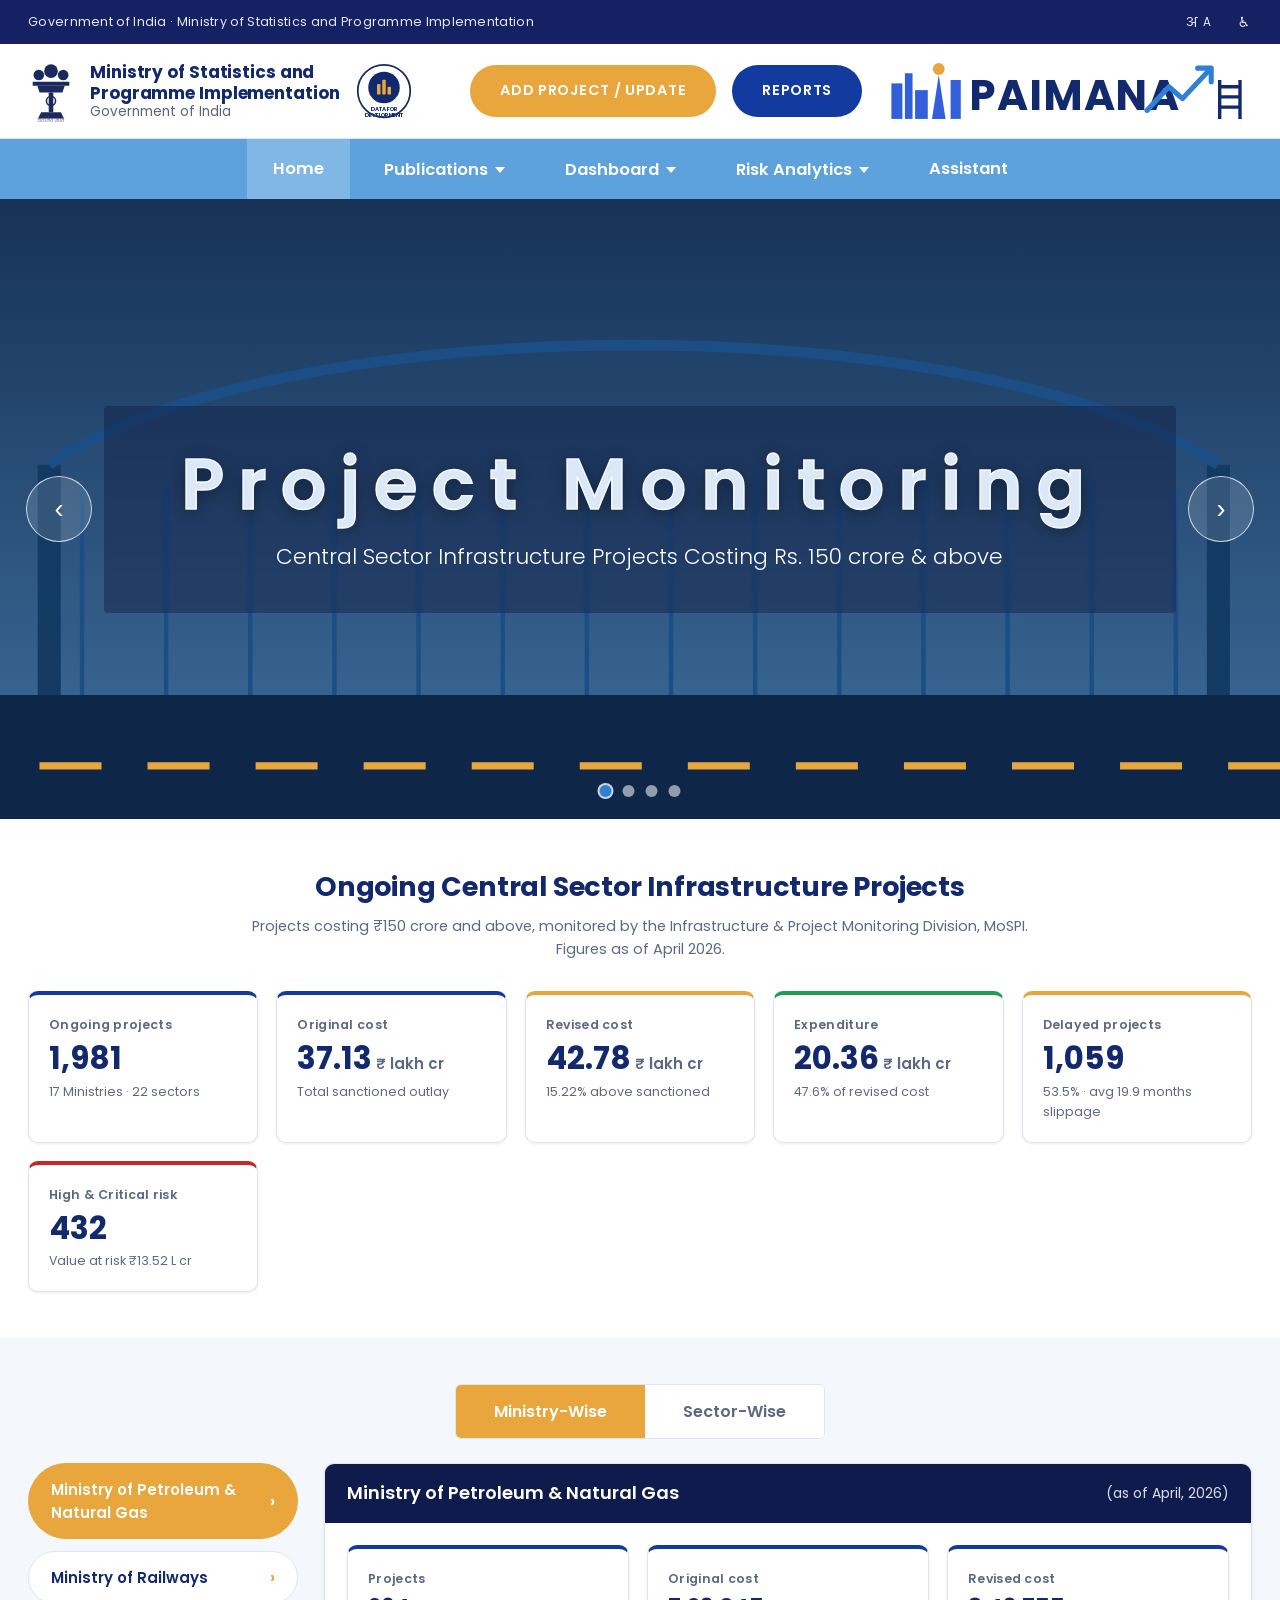
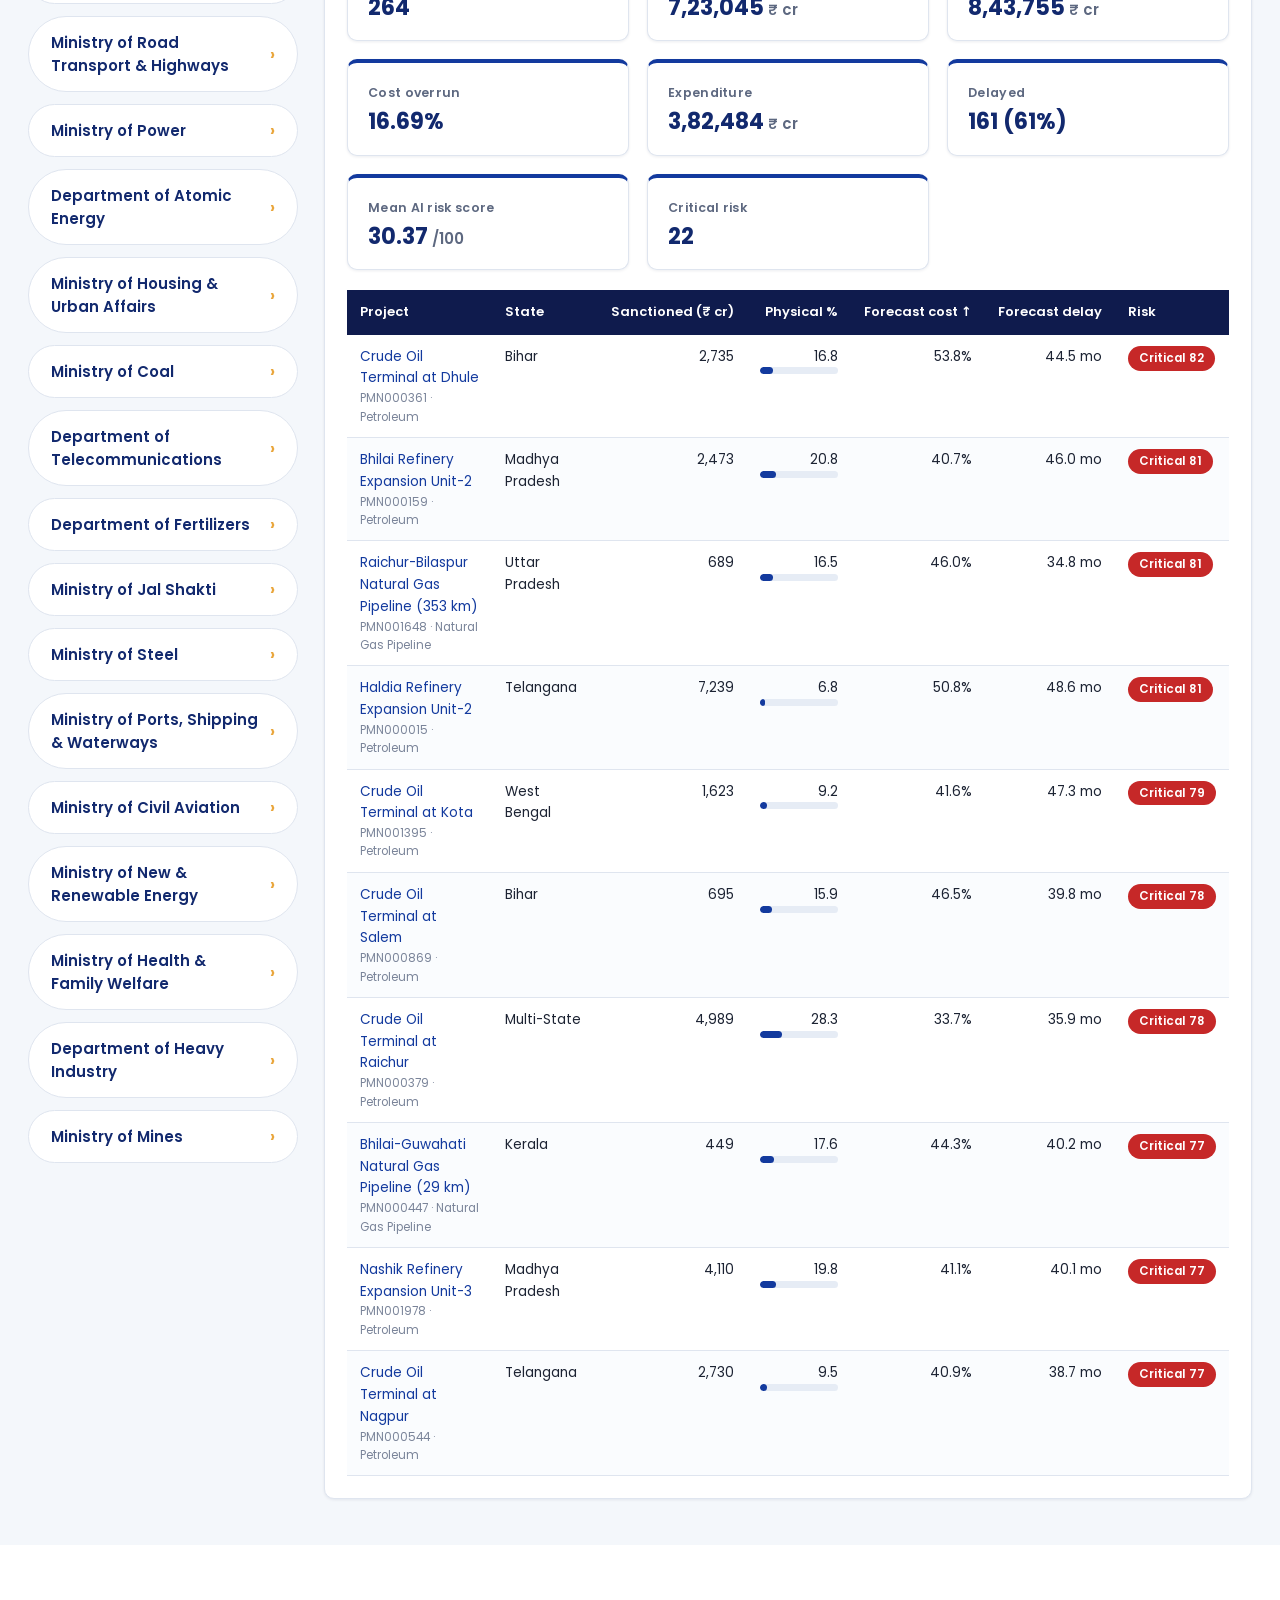
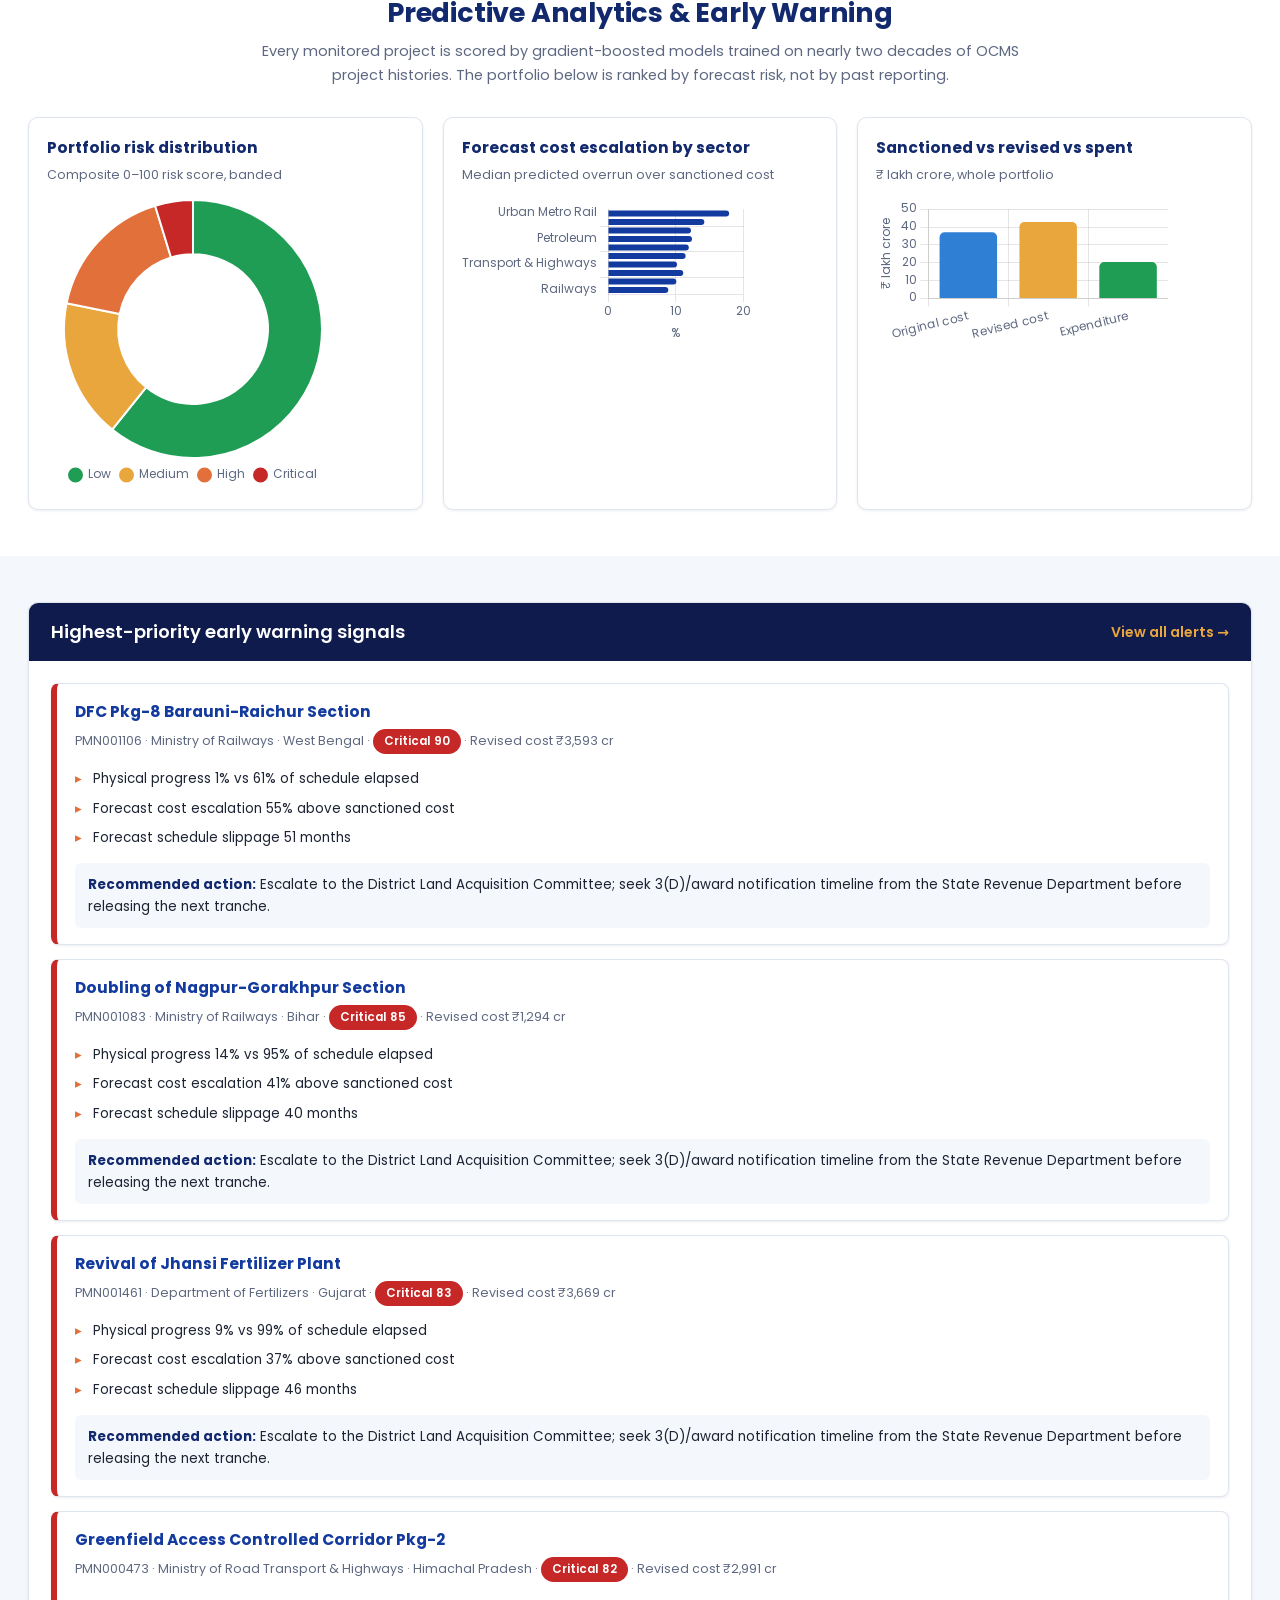
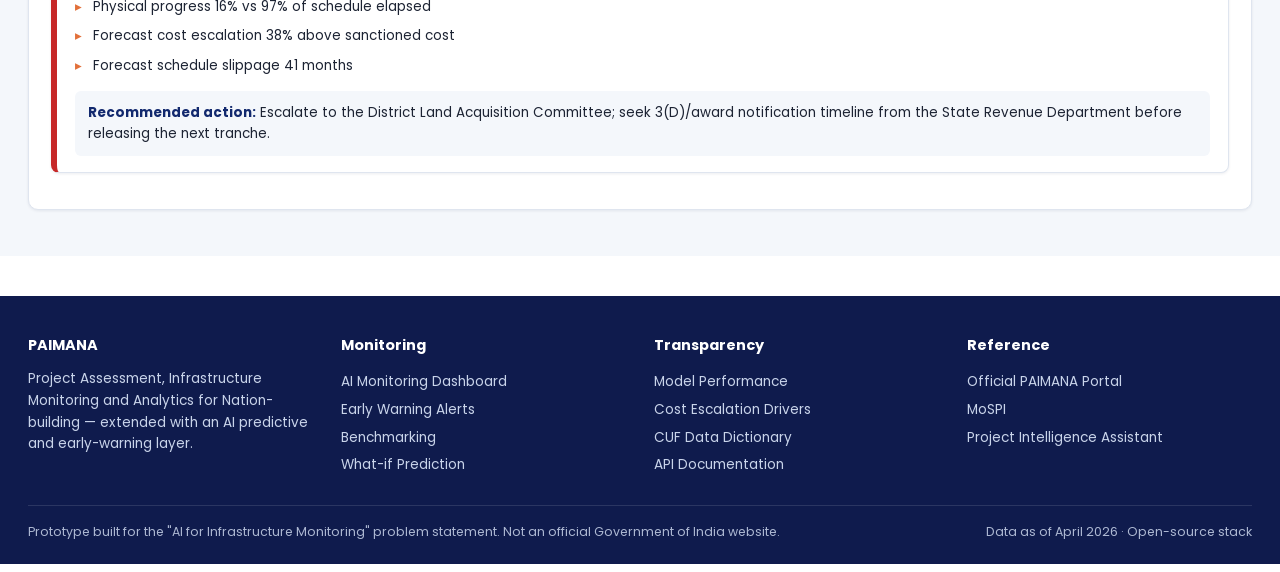
<file: paimana-ai/frontend/index.html>
<!DOCTYPE html>
<html lang="en">
<head>
<meta charset="utf-8">
<meta name="viewport" content="width=device-width,initial-scale=1">
<title>PAIMANA – Infrastructure &amp; Project Monitoring | MoSPI, Government of India</title>
<meta name="description" content="AI-powered predictive analytics and early warning system for Central Sector infrastructure projects monitored on PAIMANA.">
<link rel="preconnect" href="https://fonts.googleapis.com"><link rel="preconnect" href="https://fonts.gstatic.com" crossorigin>
<link href="https://fonts.googleapis.com/css2?family=Poppins:wght@300;400;500;600;700&display=swap" rel="stylesheet">
<link rel="stylesheet" href="css/paimana.css">
</head>
<body>
<div class="hero" id="hero"></div>

<!-- ============ KPI strip ============ -->
<section class="section">
  <div class="wrap">
    <h2 class="section-title">Ongoing Central Sector Infrastructure Projects</h2>
    <p class="section-sub">Projects costing ₹150 crore and above, monitored by the Infrastructure &amp; Project Monitoring Division, MoSPI. Figures as of April 2026.</p>
    <div class="kpi-grid" id="kpis"></div>
  </div>
</section>

<!-- ============ Ministry / Sector tabs ============ -->
<section class="section soft">
  <div class="wrap">
    <div style="display:flex;justify-content:center;margin-bottom:24px"><div class="tabs" id="tabs">
      <button class="on" data-by="ministry">Ministry-Wise</button>
      <button data-by="sector">Sector-Wise</button>
    </div></div>

    <div style="display:grid;grid-template-columns:270px 1fr;gap:26px;align-items:start" id="split">
      <div class="rail" id="rail"></div>
      <div class="panel">
        <div class="panel-head"><span id="panelTitle">—</span><span class="asof">(as of April, 2026)</span></div>
        <div class="panel-body">
          <div class="kpi-grid" id="entityKpis" style="margin-bottom:20px"></div>
          <div class="tbl-scroll"><table class="data" id="entityTable"></table></div>
        </div>
      </div>
    </div>
  </div>
</section>

<!-- ============ AI layer ============ -->
<section class="section">
  <div class="wrap">
    <h2 class="section-title">Predictive Analytics &amp; Early Warning</h2>
    <p class="section-sub">Every monitored project is scored by gradient-boosted models trained on nearly two decades of OCMS project histories. The portfolio below is ranked by forecast risk, not by past reporting.</p>
    <div class="chart-grid">
      <div class="chart-box"><h3>Portfolio risk distribution</h3><p class="hint">Composite 0–100 risk score, banded</p><canvas id="cRisk"></canvas></div>
      <div class="chart-box"><h3>Forecast cost escalation by sector</h3><p class="hint">Median predicted overrun over sanctioned cost</p><canvas id="cSector"></canvas></div>
      <div class="chart-box"><h3>Sanctioned vs revised vs spent</h3><p class="hint">₹ lakh crore, whole portfolio</p><canvas id="cMoney"></canvas></div>
    </div>
  </div>
</section>

<!-- ============ Top alerts ============ -->
<section class="section soft">
  <div class="wrap">
    <div class="panel">
      <div class="panel-head"><span>Highest-priority early warning signals</span>
        <a href="early-warning.html" style="color:#e9a63c;font-size:14px;font-weight:600">View all alerts →</a></div>
      <div class="panel-body" id="topAlerts"><span class="spinner"></span></div>
    </div>
  </div>
</section>

<script src="vendor/chart.umd.js"></script>
<script src="js/common.js?v=20260924-8"></script>
<script>
chrome('Home');
hero(document.getElementById('hero'));
chartDefaults();

let BY = 'ministry', ROWS = [], KPI = null;

(async function init(){
  KPI = await api('/api/kpis');
  renderKpis(KPI);
  await loadBreakdown('ministry');
  drawCharts();
  loadAlerts();
})();

function renderKpis(k){
  const cards = [
    ['Ongoing projects', fmt.n(k.total_projects), '', `${k.ministries} Ministries · ${k.sectors} sectors`, ''],
    ['Original cost', k.original_cost_lakh_cr, '₹ lakh cr', 'Total sanctioned outlay', ''],
    ['Revised cost', k.revised_cost_lakh_cr, '₹ lakh cr', `${k.aggregate_cost_overrun_pct}% above sanctioned`, 'amber'],
    ['Expenditure', k.expenditure_lakh_cr, '₹ lakh cr', `${k.expenditure_ratio_pct}% of revised cost`, 'green'],
    ['Delayed projects', fmt.n(k.delayed_projects), '', `${k.delayed_pct}% · avg ${k.avg_time_overrun_months} months slippage`, 'amber'],
    ['High &amp; Critical risk', fmt.n((k.risk_bands.High||0)+(k.risk_bands.Critical||0)), '', `Value at risk ${fmt.lakh(k.value_at_risk_lakh_cr)}`, 'red'],
  ];
  document.getElementById('kpis').innerHTML = cards.map(([l,v,u,n,c])=>`
    <div class="kpi ${c}"><div class="k-label">${l}</div>
      <div class="k-value">${v}<span class="k-unit">${u}</span></div>
      <div class="k-note">${n}</div></div>`).join('');
}

document.getElementById('tabs').addEventListener('click', e=>{
  const b = e.target.closest('button'); if(!b) return;
  document.querySelectorAll('#tabs button').forEach(x=>x.classList.toggle('on', x===b));
  loadBreakdown(b.dataset.by);
});

async function loadBreakdown(by){
  BY = by;
  ROWS = await api('/api/breakdown?by='+by);
  document.getElementById('rail').innerHTML = ROWS.map((r,i)=>
    `<button class="${i===0?'on':''}" data-k="${esc(r[by])}">${esc(r[by])}<span class="chev">›</span></button>`).join('');
  document.querySelectorAll('#rail button').forEach(b=> b.onclick = ()=>{
    document.querySelectorAll('#rail button').forEach(x=>x.classList.toggle('on', x===b));
    showEntity(b.dataset.k);
  });
  showEntity(ROWS[0][by]);
}

async function showEntity(key){
  const r = ROWS.find(x=>x[BY]===key); if(!r) return;
  document.getElementById('panelTitle').textContent = key;
  document.getElementById('entityKpis').innerHTML = [
    ['Projects', fmt.n(r.projects), ''],
    ['Original cost', fmt.n(r.original_cost_cr), '₹ cr'],
    ['Revised cost', fmt.n(r.revised_cost_cr), '₹ cr'],
    ['Cost overrun', r.cost_overrun_pct+'%', ''],
    ['Expenditure', fmt.n(r.expenditure_cr), '₹ cr'],
    ['Delayed', r.delayed+' ('+r.delayed_pct+'%)', ''],
    ['Mean AI risk score', r.avg_risk_score, '/100'],
    ['Critical risk', fmt.n(r.critical), ''],
  ].map(([l,v,u])=>`<div class="kpi"><div class="k-label">${l}</div>
      <div class="k-value" style="font-size:22px">${v}<span class="k-unit">${u}</span></div></div>`).join('');

  const d = await api(`/api/projects?${BY}=${encodeURIComponent(key)}&size=10&sort=risk_score`);
  document.getElementById('entityTable').innerHTML = `
    <thead><tr><th>Project</th><th>State</th><th class="num">Sanctioned (₹ cr)</th>
      <th class="num">Physical %</th><th class="num">Forecast cost ↑</th><th class="num">Forecast delay</th>
      <th>Risk</th></tr></thead>
    <tbody>${d.rows.map(p=>`<tr>
      <td><a href="project.html?id=${p.project_id}">${esc(p.project_name)}</a>
          <div style="font-size:11.5px;color:#7a8499">${p.project_id} · ${esc(p.sector)}</div></td>
      <td>${esc(p.state)}</td>
      <td class="num">${fmt.n(p.original_cost_cr)}</td>
      <td class="num">${p.physical_progress_pct}<div class="bar"><i style="width:${p.physical_progress_pct}%"></i></div></td>
      <td class="num">${p.pred_cost_overrun_pct.toFixed(1)}%</td>
      <td class="num">${p.pred_time_overrun_months.toFixed(1)} mo</td>
      <td><span class="badge b-${p.risk_band}">${p.risk_band} ${p.risk_score.toFixed(0)}</span></td></tr>`).join('')}
    </tbody>`;
}

async function drawCharts(){
  const k = KPI;
  new Chart(document.getElementById('cRisk'), {type:'doughnut',
    data:{labels:Object.keys(k.risk_bands), datasets:[{data:Object.values(k.risk_bands),
      backgroundColor:Object.keys(k.risk_bands).map(b=>RISKCOLOR[b]), borderWidth:2, borderColor:'#fff'}]},
    options:{plugins:{legend:{position:'bottom'}},cutout:'58%'}});

  const bm = await api('/api/benchmark?dimension=sector');
  const top = bm.rows.slice(0,10);
  new Chart(document.getElementById('cSector'), {type:'bar',
    data:{labels:top.map(r=>r.sector), datasets:[{label:'Median forecast cost overrun (%)',
      data:top.map(r=>r.median_cost_overrun), backgroundColor:'#133a9e', borderRadius:4}]},
    options:{indexAxis:'y',plugins:{legend:{display:false}},scales:{x:{title:{display:true,text:'%'}}}}});

  new Chart(document.getElementById('cMoney'), {type:'bar',
    data:{labels:['Original cost','Revised cost','Expenditure'],
      datasets:[{data:[k.original_cost_lakh_cr,k.revised_cost_lakh_cr,k.expenditure_lakh_cr],
        backgroundColor:['#2f7fd4','#e9a63c','#1f9d55'],borderRadius:5}]},
    options:{plugins:{legend:{display:false}},scales:{y:{title:{display:true,text:'₹ lakh crore'}}}}});
}

async function loadAlerts(){
  const a = await api('/api/alerts?limit=4');
  document.getElementById('topAlerts').innerHTML = a.alerts.map(x=>`
    <div class="alert-card ${x.risk_band}">
      <h4><a href="project.html?id=${x.project_id}">${esc(x.project_name)}</a></h4>
      <div class="alert-meta">${x.project_id} · ${esc(x.ministry)} · ${esc(x.state)} ·
        <span class="badge b-${x.risk_band}">${x.risk_band} ${x.risk_score.toFixed(0)}</span> ·
        Revised cost ${fmt.cr(x.revised_cost_cr)}</div>
      ${x.signals.slice(0,3).map(s=>`<span class="signal">${esc(s)}</span>`).join('')}
      <div class="rec"><b>Recommended action:</b> ${esc(x.recommended_action)}</div>
    </div>`).join('');
}
</script>
</body>
</html>
</file>
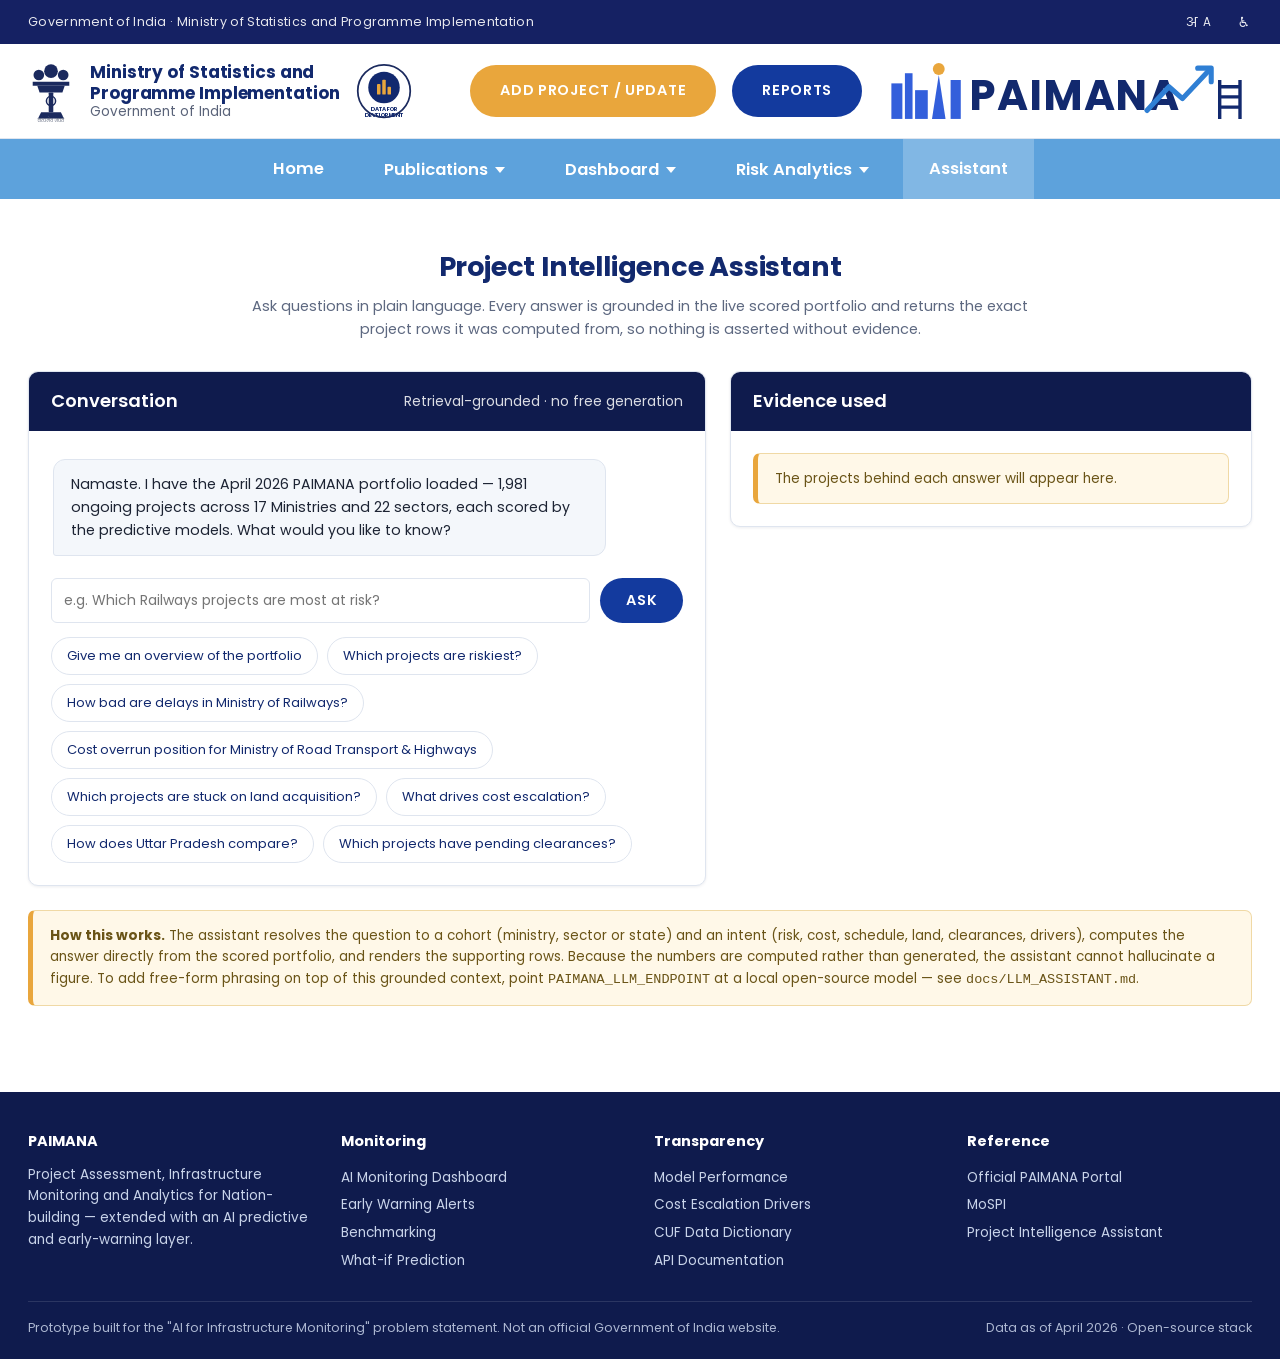
<file: paimana-ai/frontend/assistant.html>
<!DOCTYPE html>
<html lang="en">
<head>
<meta charset="utf-8">
<meta name="viewport" content="width=device-width,initial-scale=1">
<title>Project Intelligence Assistant | PAIMANA</title>
<link rel="preconnect" href="https://fonts.googleapis.com"><link rel="preconnect" href="https://fonts.gstatic.com" crossorigin>
<link href="https://fonts.googleapis.com/css2?family=Poppins:wght@300;400;500;600;700&display=swap" rel="stylesheet">
<link rel="stylesheet" href="css/paimana.css">
</head>
<body>

<section class="section">
  <div class="wrap">
    <h2 class="section-title">Project Intelligence Assistant</h2>
    <p class="section-sub">Ask questions in plain language. Every answer is grounded in the live scored portfolio and returns the exact project rows it was computed from, so nothing is asserted without evidence.</p>

    <div style="display:grid;grid-template-columns:1.3fr 1fr;gap:24px;align-items:start" class="chart-grid">
      <div class="panel">
        <div class="panel-head"><span>Conversation</span><span class="asof">Retrieval-grounded · no free generation</span></div>
        <div class="panel-body">
          <div class="chat" id="chat"></div>
          <div style="display:flex;gap:10px;margin-top:16px">
            <input type="text" id="q" placeholder="e.g. Which Railways projects are most at risk?" style="flex:1">
            <button class="btn-pill btn-navy" id="send" style="padding:12px 26px">Ask</button>
          </div>
          <div class="chips" id="chips"></div>
        </div>
      </div>

      <div class="panel">
        <div class="panel-head">Evidence used</div>
        <div class="panel-body" id="ev">
          <div class="note">The projects behind each answer will appear here.</div>
        </div>
      </div>
    </div>

    <div class="note" style="margin-top:24px">
      <b>How this works.</b> The assistant resolves the question to a cohort (ministry, sector or state) and an intent
      (risk, cost, schedule, land, clearances, drivers), computes the answer directly from the scored portfolio, and
      renders the supporting rows. Because the numbers are computed rather than generated, the assistant cannot
      hallucinate a figure. To add free-form phrasing on top of this grounded context, point
      <code>PAIMANA_LLM_ENDPOINT</code> at a local open-source model — see <code>docs/LLM_ASSISTANT.md</code>.
    </div>
  </div>
</section>

<script src="js/common.js?v=20260924-8"></script>
<script src="js/offline.js"></script>
<script>
chrome('Assistant');

const SUGGEST = [
  'Give me an overview of the portfolio',
  'Which projects are riskiest?',
  'How bad are delays in Ministry of Railways?',
  'Cost overrun position for Ministry of Road Transport & Highways',
  'Which projects are stuck on land acquisition?',
  'What drives cost escalation?',
  'How does Uttar Pradesh compare?',
  'Which projects have pending clearances?',
];

document.getElementById('chips').innerHTML =
  SUGGEST.map(s=>`<button data-q="${esc(s)}">${esc(s)}</button>`).join('');
document.querySelectorAll('#chips button').forEach(b=> b.onclick = ()=> ask(b.dataset.q));
document.getElementById('send').onclick = ()=> ask(document.getElementById('q').value);
document.getElementById('q').addEventListener('keydown', e=>{ if(e.key==='Enter') ask(e.target.value); });

push('bot', 'Namaste. I have the April 2026 PAIMANA portfolio loaded — 1,981 ongoing projects across 17 Ministries and 22 sectors, each scored by the predictive models. What would you like to know?');

function push(who, text){
  const c = document.getElementById('chat');
  c.insertAdjacentHTML('beforeend', `<div class="msg ${who}">${esc(text)}</div>`);
  c.scrollTop = c.scrollHeight;
}

async function ask(q){
  q = (q||'').trim(); if(!q) return;
  document.getElementById('q').value = '';
  push('user', q);
  const c = document.getElementById('chat');
  c.insertAdjacentHTML('beforeend', '<div class="msg bot" id="think"><span class="spinner"></span> Querying the portfolio…</div>');
  c.scrollTop = c.scrollHeight;

  const r = await api('/api/assistant', {method:'POST', headers:{'Content-Type':'application/json'},
                                          body: JSON.stringify({question:q})});
  document.getElementById('think').remove();
  push('bot', r.answer);

  document.getElementById('ev').innerHTML = `
    <div style="font-size:12.5px;color:var(--muted);margin-bottom:10px">Scope: <b>${esc(r.scope)}</b> · ${r.evidence.length} rows</div>
    <div class="tbl-scroll"><table class="data" style="min-width:0;font-size:12.6px">
      <thead><tr><th>Project</th><th class="num">Risk</th><th class="num">Cost ↑</th><th class="num">Delay</th></tr></thead>
      <tbody>${r.evidence.map(e=>`<tr>
        <td><a href="project.html?id=${e.project_id}">${esc((e.project_name||'').slice(0,58))}</a>
          <div style="font-size:11px;color:#7a8499">${e.project_id}</div></td>
        <td class="num"><span class="badge b-${e.risk_band}">${Number(e.risk_score).toFixed(0)}</span></td>
        <td class="num">${Number(e.pred_cost_overrun_pct).toFixed(1)}%</td>
        <td class="num">${Number(e.pred_time_overrun_months).toFixed(1)} mo</td></tr>`).join('')}</tbody>
    </table></div>`;
}
</script>
</body>
</html>
</file>
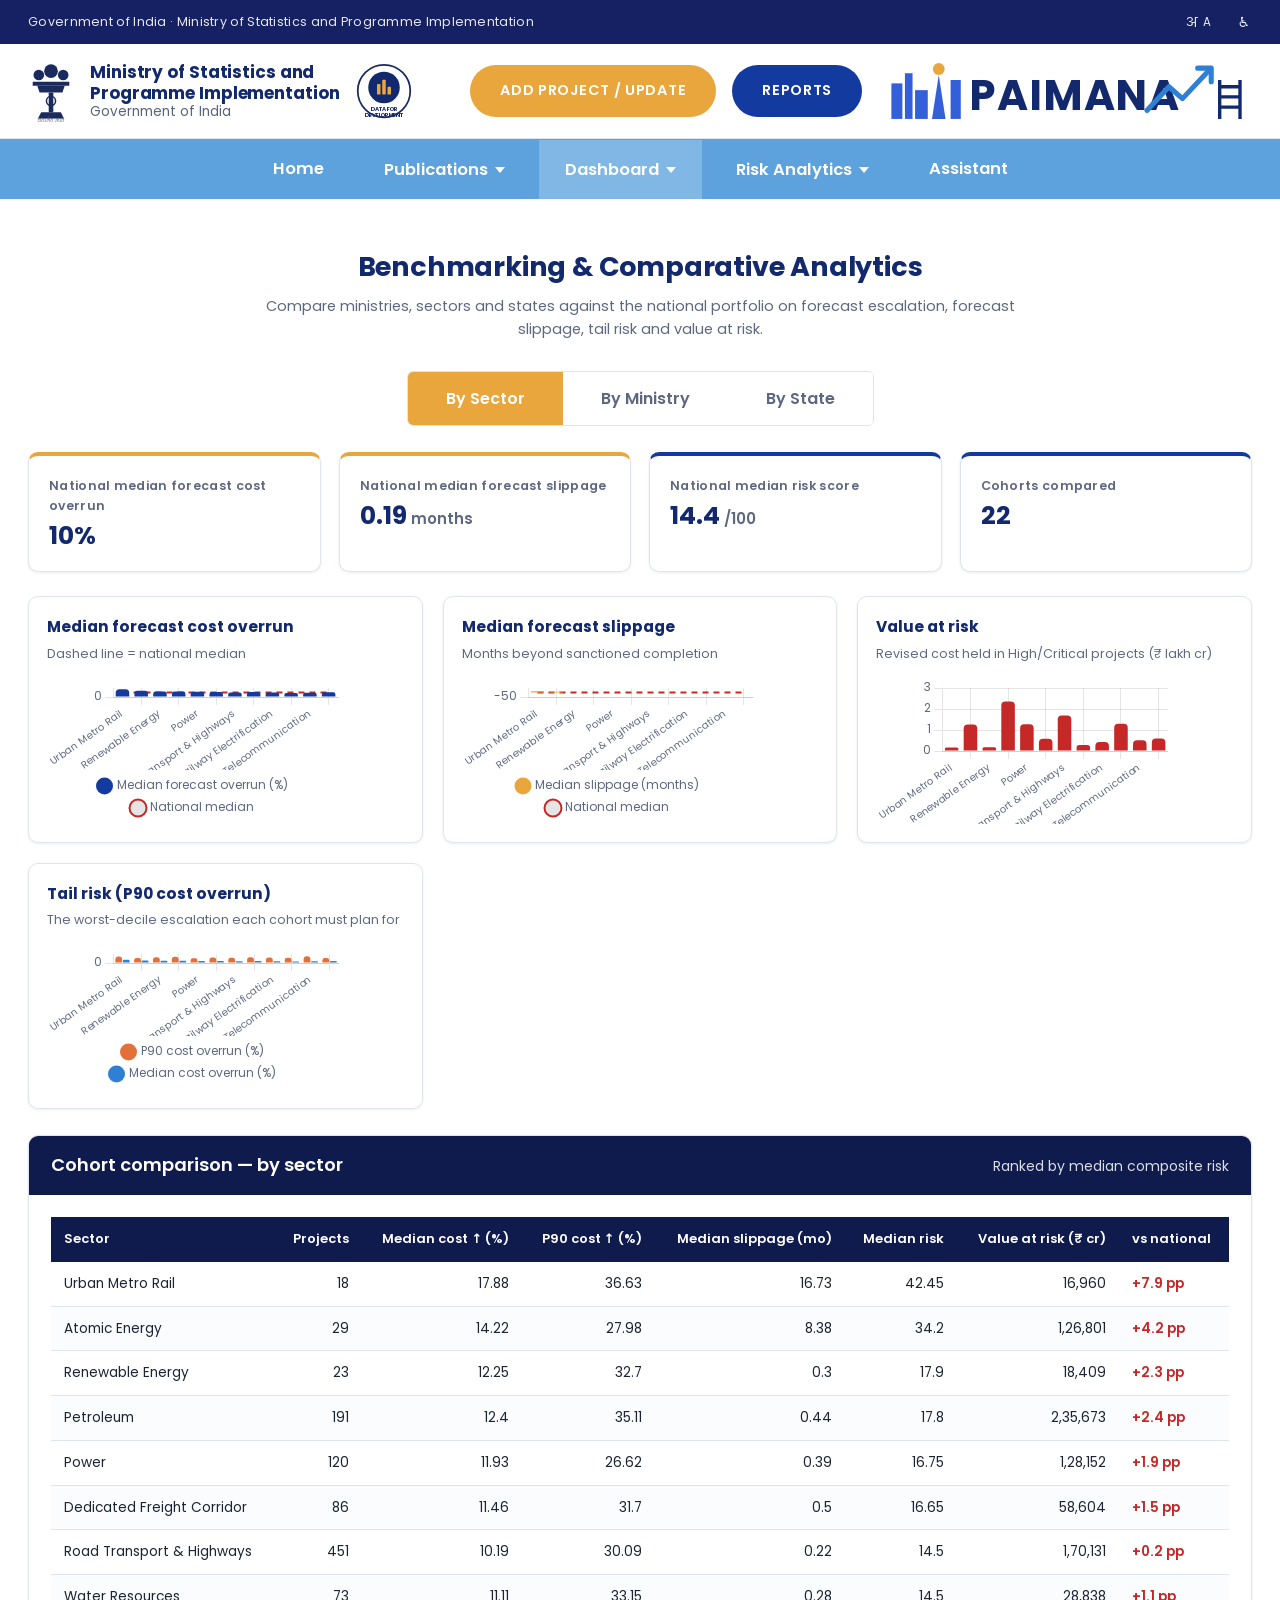
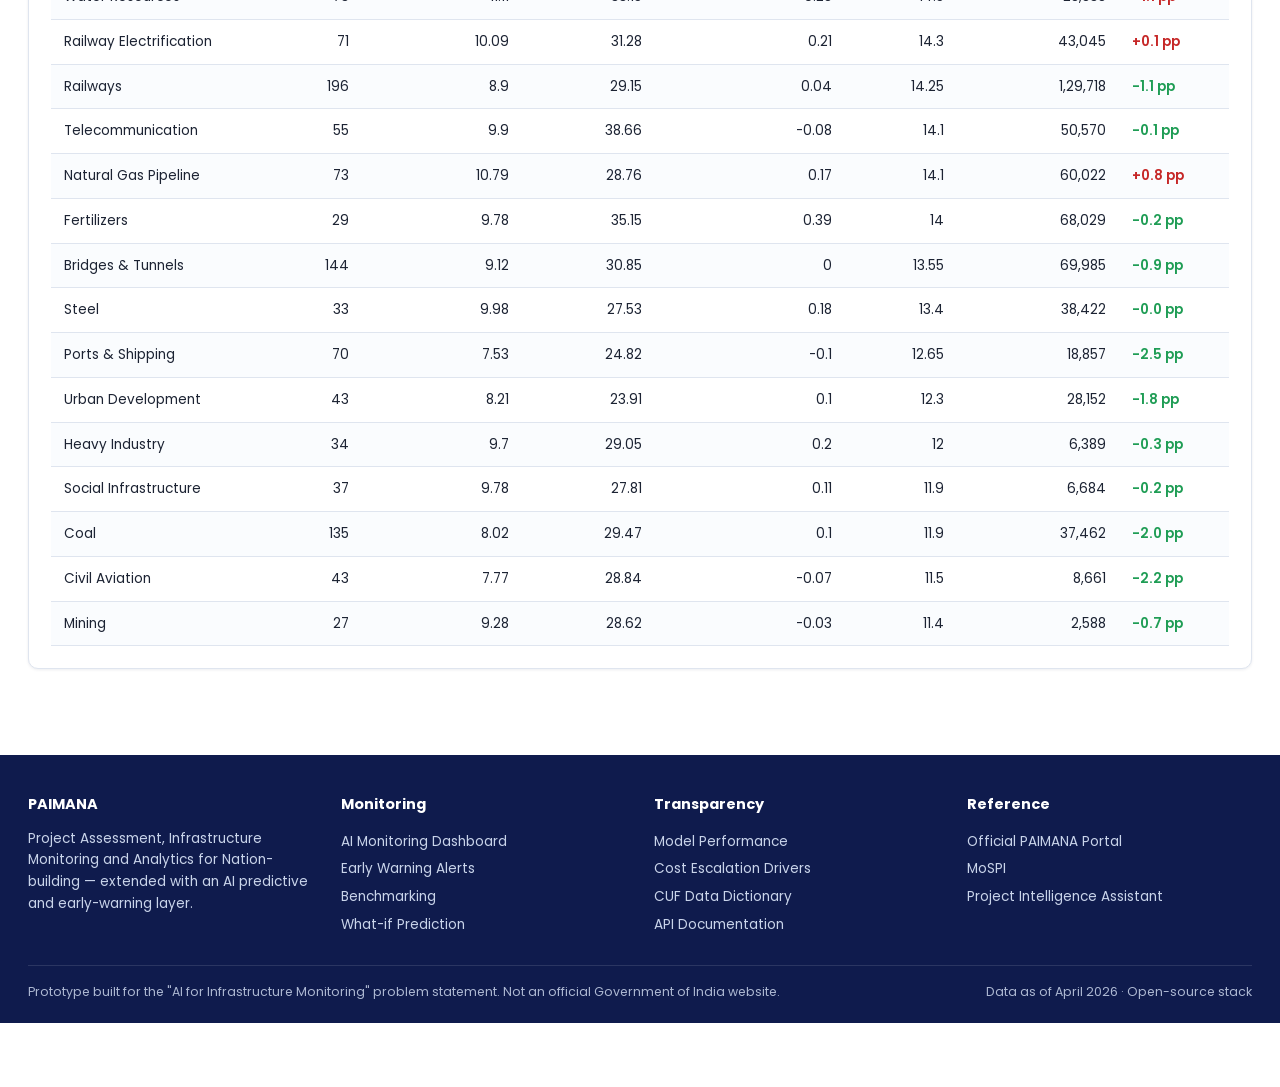
<file: paimana-ai/frontend/benchmarking.html>
<!DOCTYPE html>
<html lang="en">
<head>
<meta charset="utf-8">
<meta name="viewport" content="width=device-width,initial-scale=1">
<title>Benchmarking &amp; Comparative Analytics | PAIMANA</title>
<link rel="preconnect" href="https://fonts.googleapis.com"><link rel="preconnect" href="https://fonts.gstatic.com" crossorigin>
<link href="https://fonts.googleapis.com/css2?family=Poppins:wght@300;400;500;600;700&display=swap" rel="stylesheet">
<link rel="stylesheet" href="css/paimana.css">
</head>
<body>

<section class="section">
  <div class="wrap">
    <h2 class="section-title">Benchmarking &amp; Comparative Analytics</h2>
    <p class="section-sub">Compare ministries, sectors and states against the national portfolio on forecast escalation, forecast slippage, tail risk and value at risk.</p>

    <div style="display:flex;justify-content:center;margin-bottom:26px"><div class="tabs" id="tabs">
      <button class="on" data-d="sector">By Sector</button>
      <button data-d="ministry">By Ministry</button>
      <button data-d="state">By State</button>
    </div></div>

    <div class="kpi-grid" id="nat" style="margin-bottom:24px"></div>

    <div class="chart-grid" style="margin-bottom:26px">
      <div class="chart-box"><h3>Median forecast cost overrun</h3><p class="hint">Dashed line = national median</p><canvas id="c1"></canvas></div>
      <div class="chart-box"><h3>Median forecast slippage</h3><p class="hint">Months beyond sanctioned completion</p><canvas id="c2"></canvas></div>
      <div class="chart-box"><h3>Value at risk</h3><p class="hint">Revised cost held in High/Critical projects (₹ lakh cr)</p><canvas id="c3"></canvas></div>
      <div class="chart-box"><h3>Tail risk (P90 cost overrun)</h3><p class="hint">The worst-decile escalation each cohort must plan for</p><canvas id="c4"></canvas></div>
    </div>

    <div class="panel"><div class="panel-head"><span id="tTitle">Cohort comparison</span>
      <span class="asof">Ranked by median composite risk</span></div>
      <div class="panel-body"><div class="tbl-scroll"><table class="data" id="tbl"></table></div></div></div>
  </div>
</section>

<script src="vendor/chart.umd.js"></script>
<script src="js/common.js?v=20260924-8"></script>
<script>
chrome('Dashboard'); chartDefaults();
let CH = {};

document.getElementById('tabs').addEventListener('click', e=>{
  const b = e.target.closest('button'); if(!b) return;
  document.querySelectorAll('#tabs button').forEach(x=>x.classList.toggle('on',x===b));
  load(b.dataset.d);
});
load('sector');

async function load(dim){
  const d = await api('/api/benchmark?dimension='+dim);
  const rows = d.rows;
  document.getElementById('tTitle').textContent =
    `Cohort comparison — by ${dim}`;

  document.getElementById('nat').innerHTML = [
    ['National median forecast cost overrun', d.national.median_cost_overrun+'%','','amber'],
    ['National median forecast slippage', d.national.median_time_overrun,'months','amber'],
    ['National median risk score', d.national.median_risk,'/100',''],
    ['Cohorts compared', rows.length,'',''],
  ].map(([l,v,u,c])=>`<div class="kpi ${c}"><div class="k-label">${l}</div>
    <div class="k-value" style="font-size:25px">${v}<span class="k-unit">${u}</span></div></div>`).join('');

  const top = rows.slice(0,12);
  const lab = top.map(r=>r[dim]);
  Object.values(CH).forEach(c=>c.destroy()); CH={};

  const line = v => ({type:'line',data:top.map(()=>v),borderColor:'#c62828',borderDash:[6,5],
                      borderWidth:2,pointRadius:0,label:'National median'});

  CH.c1 = new Chart(document.getElementById('c1'),{type:'bar',
    data:{labels:lab,datasets:[{label:'Median forecast overrun (%)',data:top.map(r=>r.median_cost_overrun),
      backgroundColor:'#133a9e',borderRadius:4}, line(d.national.median_cost_overrun)]},
    options:{plugins:{legend:{position:'bottom'}},scales:{x:{ticks:{maxRotation:60,minRotation:35,font:{size:10}}}}}});

  CH.c2 = new Chart(document.getElementById('c2'),{type:'bar',
    data:{labels:lab,datasets:[{label:'Median slippage (months)',data:top.map(r=>r.median_time_overrun),
      backgroundColor:'#e9a63c',borderRadius:4}, line(d.national.median_time_overrun)]},
    options:{plugins:{legend:{position:'bottom'}},scales:{x:{ticks:{maxRotation:60,minRotation:35,font:{size:10}}}}}});

  CH.c3 = new Chart(document.getElementById('c3'),{type:'bar',
    data:{labels:lab,datasets:[{label:'₹ lakh crore',data:top.map(r=>+(r.value_at_risk_cr/1e5).toFixed(2)),
      backgroundColor:'#c62828',borderRadius:4}]},
    options:{plugins:{legend:{display:false}},scales:{x:{ticks:{maxRotation:60,minRotation:35,font:{size:10}}}}}});

  CH.c4 = new Chart(document.getElementById('c4'),{type:'bar',
    data:{labels:lab,datasets:[
      {label:'P90 cost overrun (%)',data:top.map(r=>r.p90_cost_overrun),backgroundColor:'#e2703a',borderRadius:4},
      {label:'Median cost overrun (%)',data:top.map(r=>r.median_cost_overrun),backgroundColor:'#2f7fd4',borderRadius:4}]},
    options:{plugins:{legend:{position:'bottom'}},scales:{x:{ticks:{maxRotation:60,minRotation:35,font:{size:10}}}}}});

  document.getElementById('tbl').innerHTML = `
    <thead><tr><th>${dim[0].toUpperCase()+dim.slice(1)}</th><th class="num">Projects</th>
      <th class="num">Median cost ↑ (%)</th><th class="num">P90 cost ↑ (%)</th>
      <th class="num">Median slippage (mo)</th><th class="num">Median risk</th>
      <th class="num">Value at risk (₹ cr)</th><th>vs national</th></tr></thead>
    <tbody>${rows.map(r=>{
      const delta = (r.median_cost_overrun - d.national.median_cost_overrun).toFixed(1);
      const worse = +delta > 0;
      return `<tr><td>${esc(r[dim])}</td><td class="num">${fmt.n(r.projects)}</td>
        <td class="num">${r.median_cost_overrun}</td><td class="num">${r.p90_cost_overrun}</td>
        <td class="num">${r.median_time_overrun}</td><td class="num">${r.median_risk}</td>
        <td class="num">${fmt.n(r.value_at_risk_cr)}</td>
        <td style="color:${worse?'#c62828':'#1f9d55'};font-weight:600">${worse?'+':''}${delta} pp</td></tr>`;
    }).join('')}</tbody>`;
}
</script>
</body>
</html>
</file>
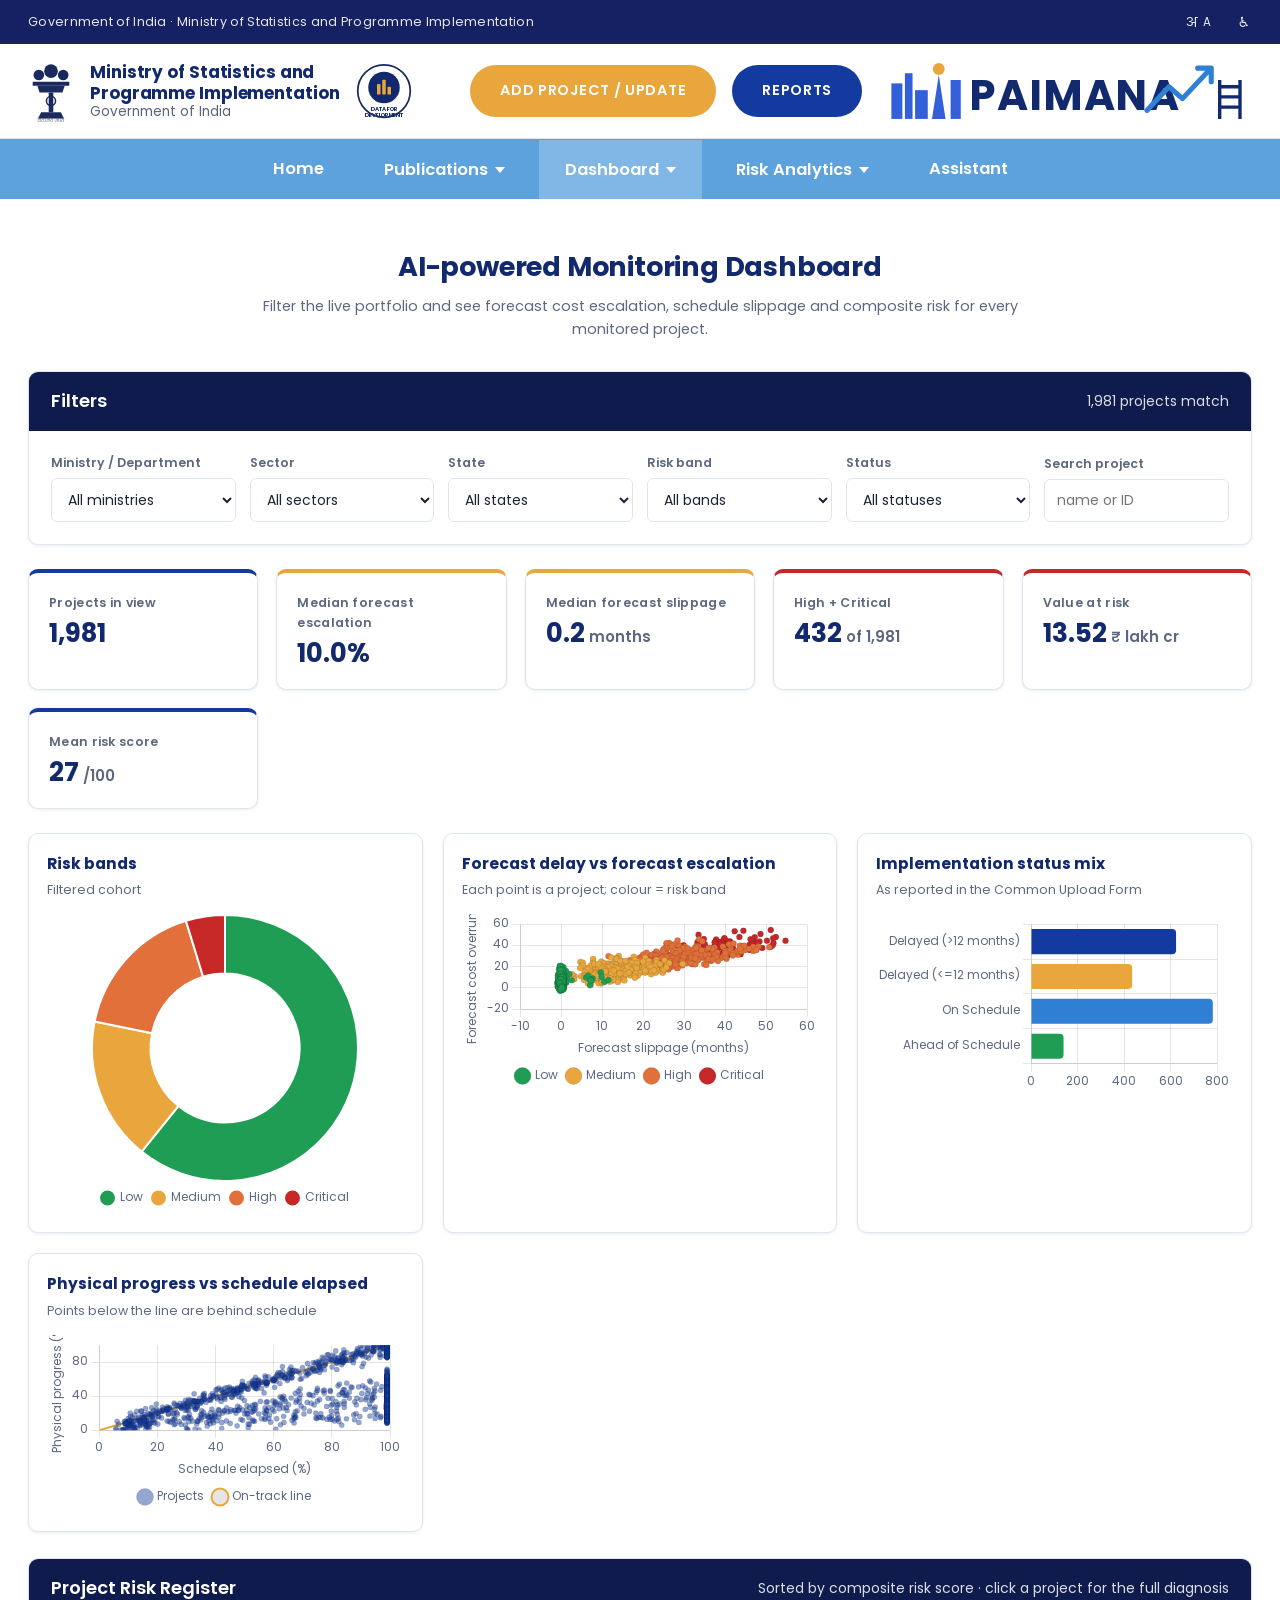
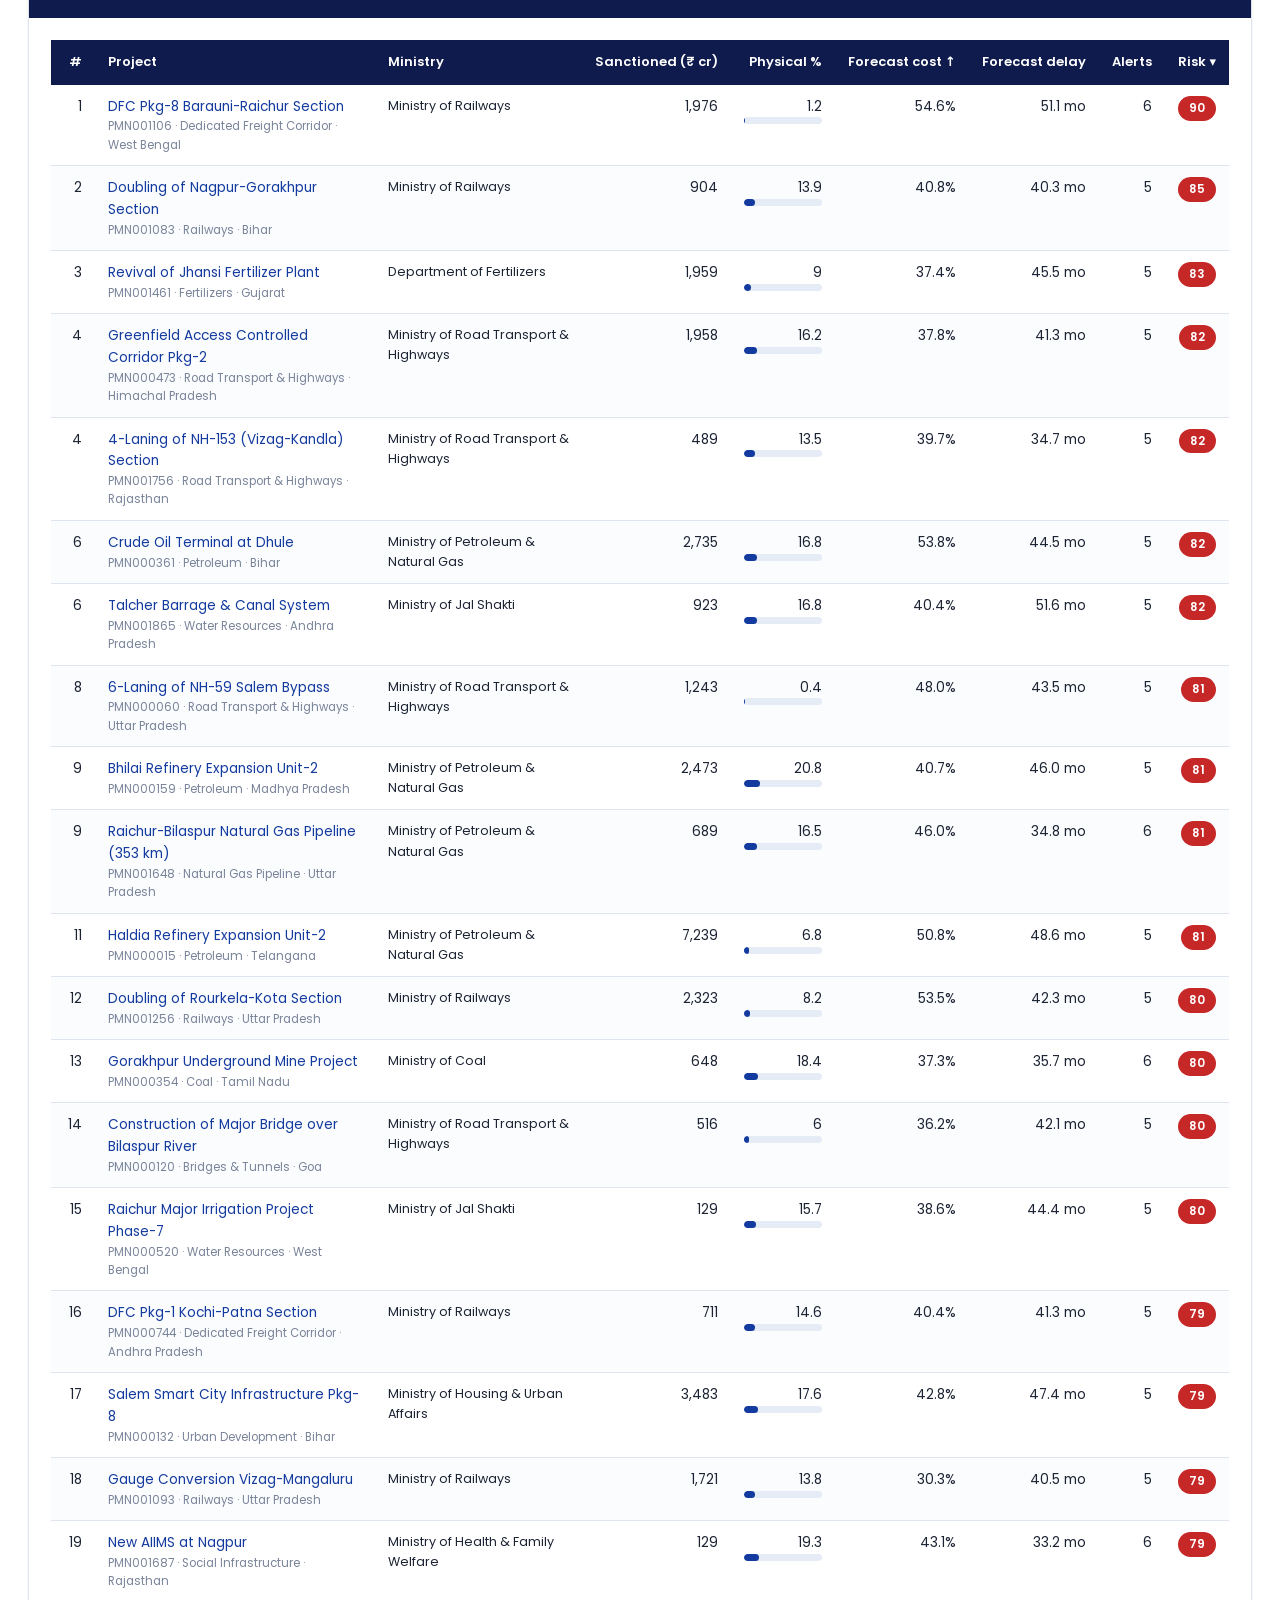
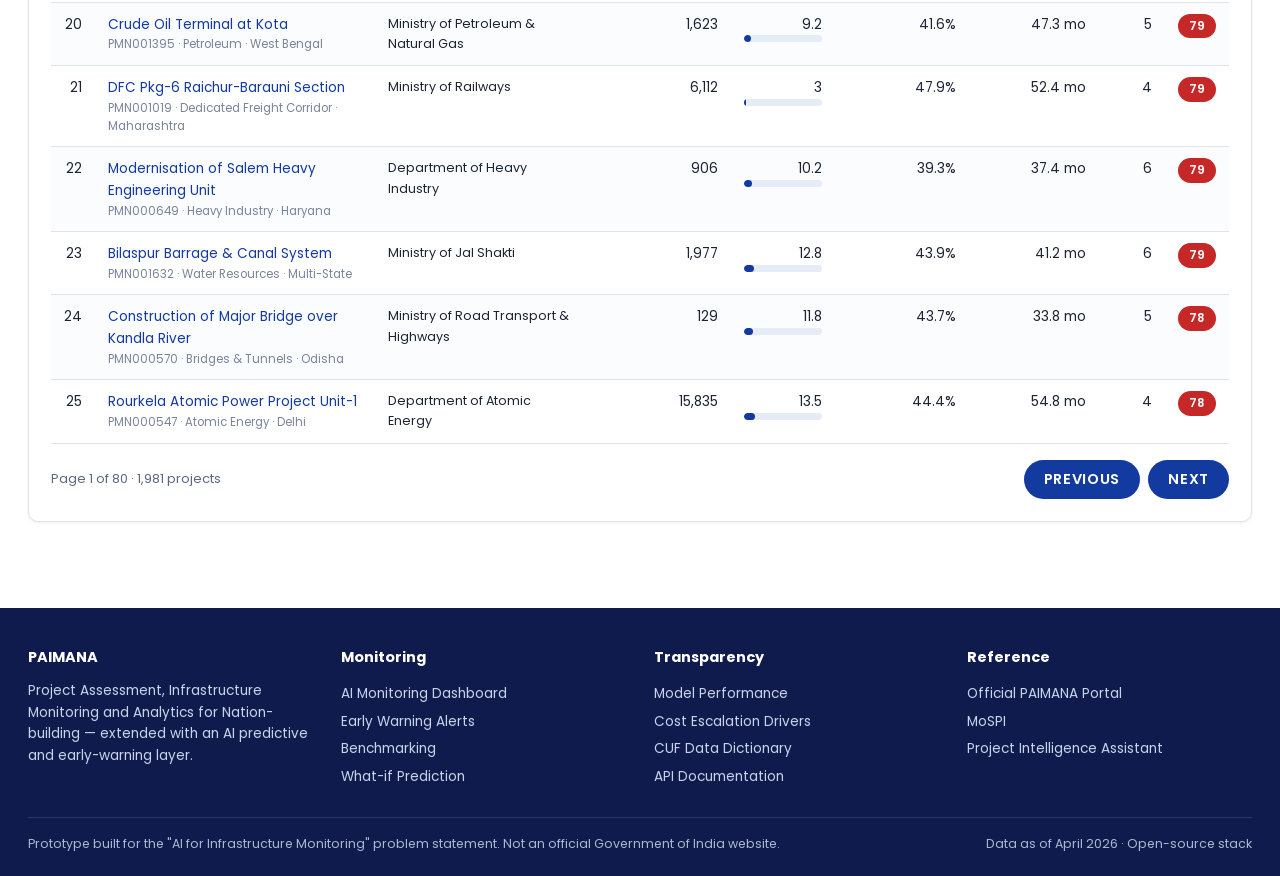
<file: paimana-ai/frontend/dashboard.html>
<!DOCTYPE html>
<html lang="en">
<head>
<meta charset="utf-8">
<meta name="viewport" content="width=device-width,initial-scale=1">
<title>AI Monitoring Dashboard | PAIMANA</title>
<link rel="preconnect" href="https://fonts.googleapis.com"><link rel="preconnect" href="https://fonts.gstatic.com" crossorigin>
<link href="https://fonts.googleapis.com/css2?family=Poppins:wght@300;400;500;600;700&display=swap" rel="stylesheet">
<link rel="stylesheet" href="css/paimana.css">
</head>
<body>

<section class="section">
  <div class="wrap">
    <h2 class="section-title">AI-powered Monitoring Dashboard</h2>
    <p class="section-sub">Filter the live portfolio and see forecast cost escalation, schedule slippage and composite risk for every monitored project.</p>

    <div class="panel" style="margin-bottom:24px">
      <div class="panel-head"><span>Filters</span><span class="asof" id="hitCount"></span></div>
      <div class="panel-body">
        <div class="filters">
          <div class="field"><label for="fMin">Ministry / Department</label><select id="fMin"></select></div>
          <div class="field"><label for="fSec">Sector</label><select id="fSec"></select></div>
          <div class="field"><label for="fSt">State</label><select id="fSt"></select></div>
          <div class="field"><label for="fRisk">Risk band</label><select id="fRisk"></select></div>
          <div class="field"><label for="fStatus">Status</label><select id="fStatus"></select></div>
          <div class="field"><label for="fQ">Search project</label><input type="text" id="fQ" placeholder="name or ID"></div>
        </div>
      </div>
    </div>

    <div class="kpi-grid" id="fkpis" style="margin-bottom:24px"></div>

    <div class="chart-grid" style="margin-bottom:26px">
      <div class="chart-box"><h3>Risk bands</h3><p class="hint">Filtered cohort</p><canvas id="c1"></canvas></div>
      <div class="chart-box"><h3>Forecast delay vs forecast escalation</h3><p class="hint">Each point is a project; colour = risk band</p><canvas id="c2"></canvas></div>
      <div class="chart-box"><h3>Implementation status mix</h3><p class="hint">As reported in the Common Upload Form</p><canvas id="c3"></canvas></div>
      <div class="chart-box"><h3>Physical progress vs schedule elapsed</h3><p class="hint">Points below the line are behind schedule</p><canvas id="c4"></canvas></div>
    </div>

    <div class="panel" id="register">
      <div class="panel-head"><span>Project Risk Register</span>
        <span class="asof">Sorted by composite risk score · click a project for the full diagnosis</span></div>
      <div class="panel-body">
        <div class="tbl-scroll"><table class="data" id="tbl"></table></div>
        <div style="display:flex;justify-content:space-between;align-items:center;margin-top:16px;gap:12px;flex-wrap:wrap">
          <span id="pageInfo" style="font-size:13px;color:var(--muted)"></span>
          <div style="display:flex;gap:8px">
            <button class="btn-pill btn-navy" id="prev" style="padding:9px 20px">Previous</button>
            <button class="btn-pill btn-navy" id="next" style="padding:9px 20px">Next</button>
          </div>
        </div>
      </div>
    </div>
  </div>
</section>

<script src="vendor/chart.umd.js"></script>
<script src="js/common.js?v=20260924-8"></script>
<script>
chrome('Dashboard'); chartDefaults();
let PAGE = 1, SORT = 'risk_score', DESC = true, CHARTS = {}, ALL = [];

(async function(){
  const f = await api('/api/filters');
  const fill = (id, arr, label) => {
    document.getElementById(id).innerHTML = `<option value="">All ${label}</option>` +
      arr.map(v=>`<option>${esc(v)}</option>`).join('');
  };
  fill('fMin', f.ministry, 'ministries'); fill('fSec', f.sector, 'sectors');
  fill('fSt', f.state, 'states'); fill('fRisk', f.risk_band, 'bands');
  fill('fStatus', f.project_status, 'statuses');
  ['fMin','fSec','fSt','fRisk','fStatus'].forEach(id =>
    document.getElementById(id).onchange = () => { PAGE = 1; load(); });
  let t; document.getElementById('fQ').oninput = () => { clearTimeout(t); t = setTimeout(()=>{PAGE=1;load();},320); };
  document.getElementById('prev').onclick = ()=>{ if(PAGE>1){PAGE--;load();} };
  document.getElementById('next').onclick = ()=>{ PAGE++; load(); };
  load();
})();

function qs(size){
  const p = new URLSearchParams();
  const m = {fMin:'ministry', fSec:'sector', fSt:'state', fRisk:'risk_band', fStatus:'status'};
  for (const [id,k] of Object.entries(m)){ const v=document.getElementById(id).value; if(v) p.set(k,v); }
  const q = document.getElementById('fQ').value.trim(); if(q) p.set('q',q);
  p.set('sort',SORT); p.set('desc',DESC); p.set('size',size);
  return p;
}

async function load(){
  const page = await api('/api/projects?'+qs(25)+'&page='+PAGE);
  const full = await api('/api/projects?'+qs(3000)+'&page=1');
  ALL = full.rows;
  document.getElementById('hitCount').textContent = `${fmt.n(full.total)} projects match`;
  renderKpis(ALL);
  renderTable(page);
  renderCharts(ALL);
}

function renderKpis(rows){
  const n = rows.length || 1;
  const band = b => rows.filter(r=>r.risk_band===b).length;
  const var_ = rows.filter(r=>['High','Critical'].includes(r.risk_band))
                   .reduce((s,r)=>s+r.revised_cost_cr,0);
  const cards = [
    ['Projects in view', fmt.n(rows.length), ''],
    ['Median forecast escalation', (median(rows.map(r=>r.pred_cost_overrun_pct))).toFixed(1)+'%', '', 'amber'],
    ['Median forecast slippage', (median(rows.map(r=>r.pred_time_overrun_months))).toFixed(1), 'months', 'amber'],
    ['High + Critical', fmt.n(band('High')+band('Critical')), `of ${fmt.n(rows.length)}`, 'red'],
    ['Value at risk', (var_/1e5).toFixed(2), '₹ lakh cr', 'red'],
    ['Mean risk score', (rows.reduce((s,r)=>s+r.risk_score,0)/n).toFixed(0), '/100'],
  ];
  document.getElementById('fkpis').innerHTML = cards.map(([l,v,u,c])=>
    `<div class="kpi ${c||''}"><div class="k-label">${l}</div>
      <div class="k-value" style="font-size:26px">${v}<span class="k-unit">${u||''}</span></div></div>`).join('');
}
const median = a => { if(!a.length) return 0; const s=[...a].sort((x,y)=>x-y); const m=s.length>>1;
  return s.length%2 ? s[m] : (s[m-1]+s[m])/2; };

function renderTable(page){
  const th = (k,l,cls='') => `<th class="${cls}" style="cursor:pointer" data-k="${k}">${l}${SORT===k?(DESC?' ▾':' ▴'):''}</th>`;
  document.getElementById('tbl').innerHTML = `
    <thead><tr>${th('risk_rank','#','num')}${th('project_name','Project')}${th('ministry','Ministry')}
      ${th('original_cost_cr','Sanctioned (₹ cr)','num')}${th('physical_progress_pct','Physical %','num')}
      ${th('pred_cost_overrun_pct','Forecast cost ↑','num')}${th('pred_time_overrun_months','Forecast delay','num')}
      ${th('alert_count','Alerts','num')}${th('risk_score','Risk','num')}</tr></thead>
    <tbody>${page.rows.map(p=>`<tr>
      <td class="num">${p.risk_rank}</td>
      <td><a href="project.html?id=${p.project_id}">${esc(p.project_name)}</a>
        <div style="font-size:11.5px;color:#7a8499">${p.project_id} · ${esc(p.sector)} · ${esc(p.state)}</div></td>
      <td style="font-size:12.6px">${esc(p.ministry)}</td>
      <td class="num">${fmt.n(p.original_cost_cr)}</td>
      <td class="num">${p.physical_progress_pct}<div class="bar"><i style="width:${p.physical_progress_pct}%"></i></div></td>
      <td class="num">${p.pred_cost_overrun_pct.toFixed(1)}%</td>
      <td class="num">${p.pred_time_overrun_months.toFixed(1)} mo</td>
      <td class="num">${p.alert_count}</td>
      <td class="num"><span class="badge b-${p.risk_band}">${p.risk_score.toFixed(0)}</span></td></tr>`).join('')}
    </tbody>`;
  document.querySelectorAll('#tbl thead th').forEach(h=> h.onclick = ()=>{
    const k=h.dataset.k; if(!k) return;
    if(SORT===k) DESC=!DESC; else { SORT=k; DESC=true; }
    PAGE=1; load();
  });
  document.getElementById('pageInfo').textContent =
    `Page ${page.page} of ${page.pages || 1} · ${fmt.n(page.total)} projects`;
  document.getElementById('prev').disabled = page.page<=1;
  document.getElementById('next').disabled = page.page>=page.pages;
}

function renderCharts(rows){
  Object.values(CHARTS).forEach(c=>c.destroy()); CHARTS={};
  const bands = ['Low','Medium','High','Critical'];
  CHARTS.c1 = new Chart(document.getElementById('c1'),{type:'doughnut',
    data:{labels:bands,datasets:[{data:bands.map(b=>rows.filter(r=>r.risk_band===b).length),
      backgroundColor:bands.map(b=>RISKCOLOR[b]),borderWidth:2,borderColor:'#fff'}]},
    options:{plugins:{legend:{position:'bottom'}},cutout:'56%'}});

  CHARTS.c2 = new Chart(document.getElementById('c2'),{type:'scatter',
    data:{datasets:bands.map(b=>({label:b,backgroundColor:RISKCOLOR[b],pointRadius:3,
      data:rows.filter(r=>r.risk_band===b).map(r=>({x:r.pred_time_overrun_months,y:r.pred_cost_overrun_pct}))}))},
    options:{plugins:{legend:{position:'bottom'}},
      scales:{x:{title:{display:true,text:'Forecast slippage (months)'}},
              y:{title:{display:true,text:'Forecast cost overrun (%)'}}}}});

  const counts = {};
  rows.forEach(r=>{ const k=r.project_status; counts[k]=(counts[k]||0)+1; });
  CHARTS.c3 = new Chart(document.getElementById('c3'),{type:'bar',
    data:{labels:Object.keys(counts),datasets:[{data:Object.values(counts),
      backgroundColor:PALETTE,borderRadius:4}]},
    options:{indexAxis:'y',plugins:{legend:{display:false}}}});

  CHARTS.c4 = new Chart(document.getElementById('c4'),{type:'scatter',
    data:{datasets:[
      {label:'Projects',backgroundColor:'rgba(19,58,158,.45)',pointRadius:2.6,
       data:rows.map(r=>({x:r.elapsed_schedule_pct,y:r.physical_progress_pct}))},
      {label:'On-track line',type:'line',borderColor:'#e9a63c',borderWidth:2,pointRadius:0,
       data:[{x:0,y:0},{x:100,y:100}]}]},
    options:{plugins:{legend:{position:'bottom'}},
      scales:{x:{title:{display:true,text:'Schedule elapsed (%)'},min:0,max:100},
              y:{title:{display:true,text:'Physical progress (%)'},min:0,max:100}}}});
}
</script>
</body>
</html>
</file>
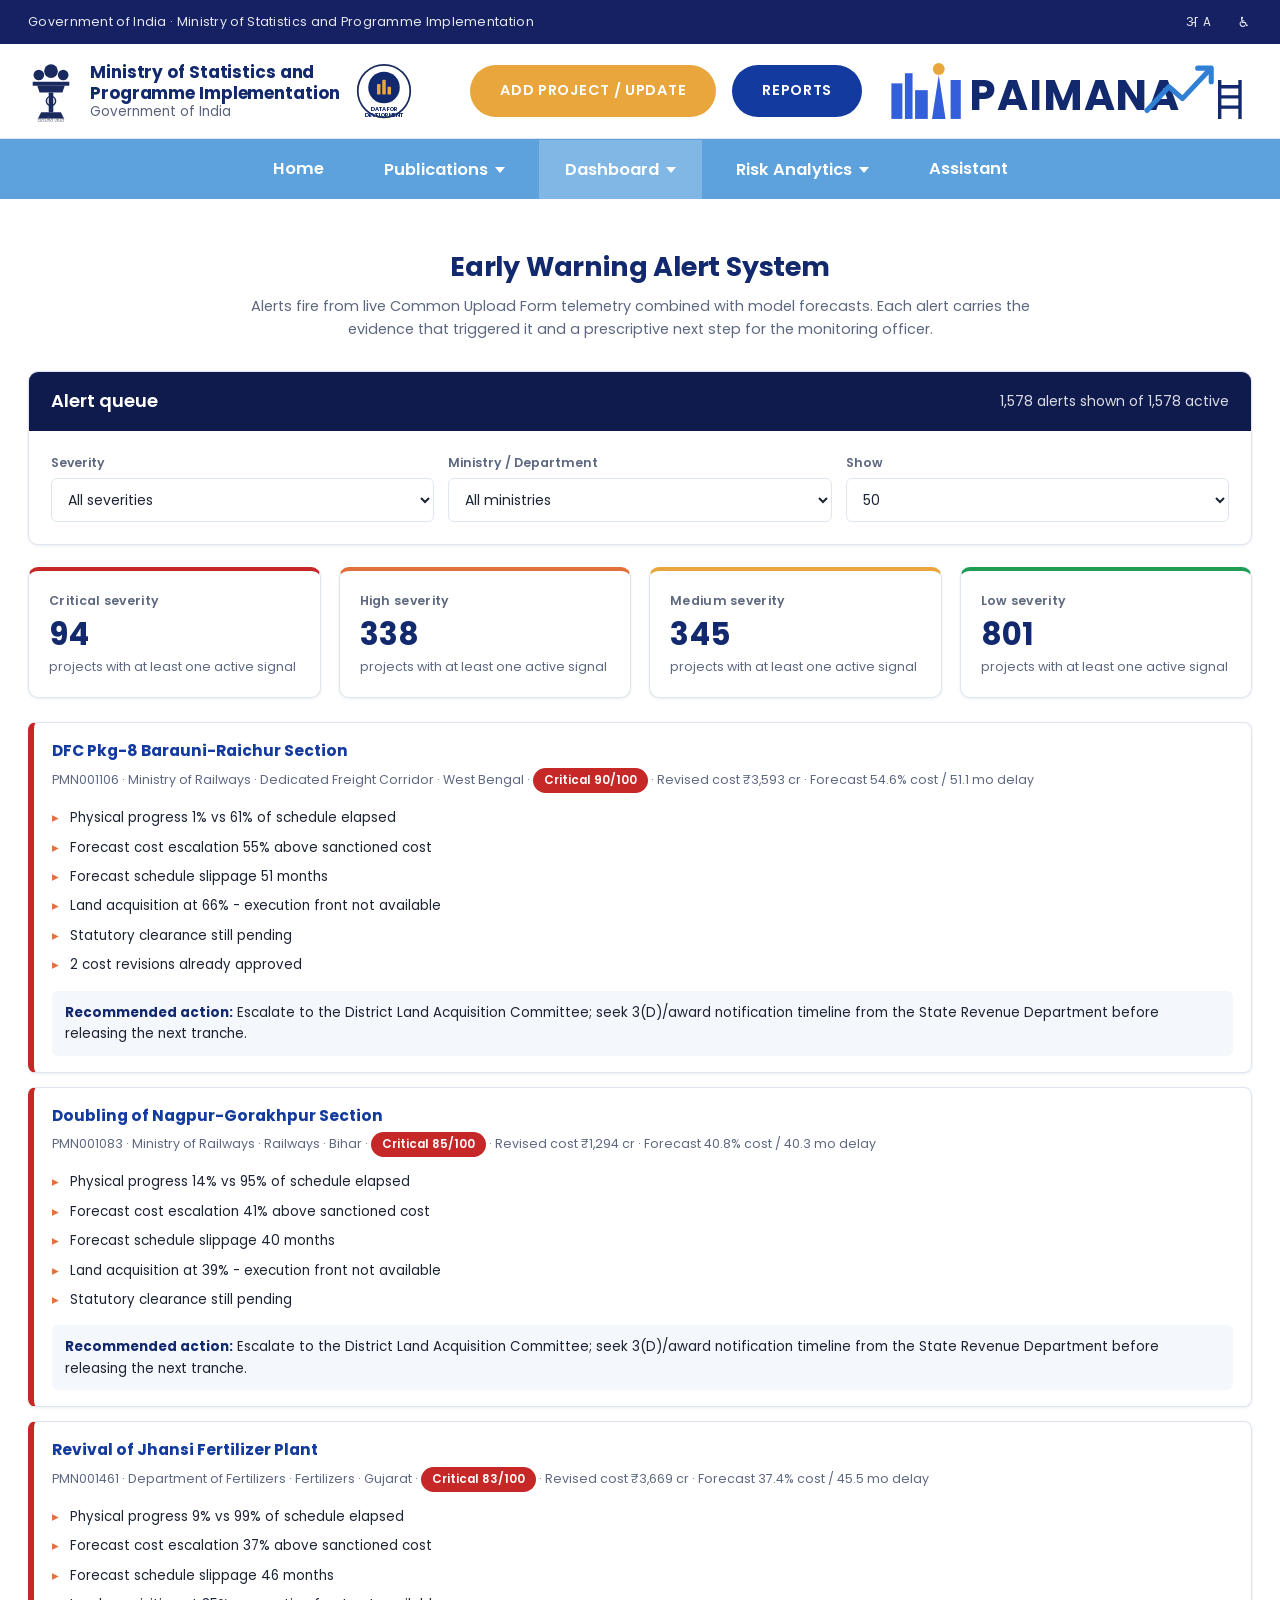
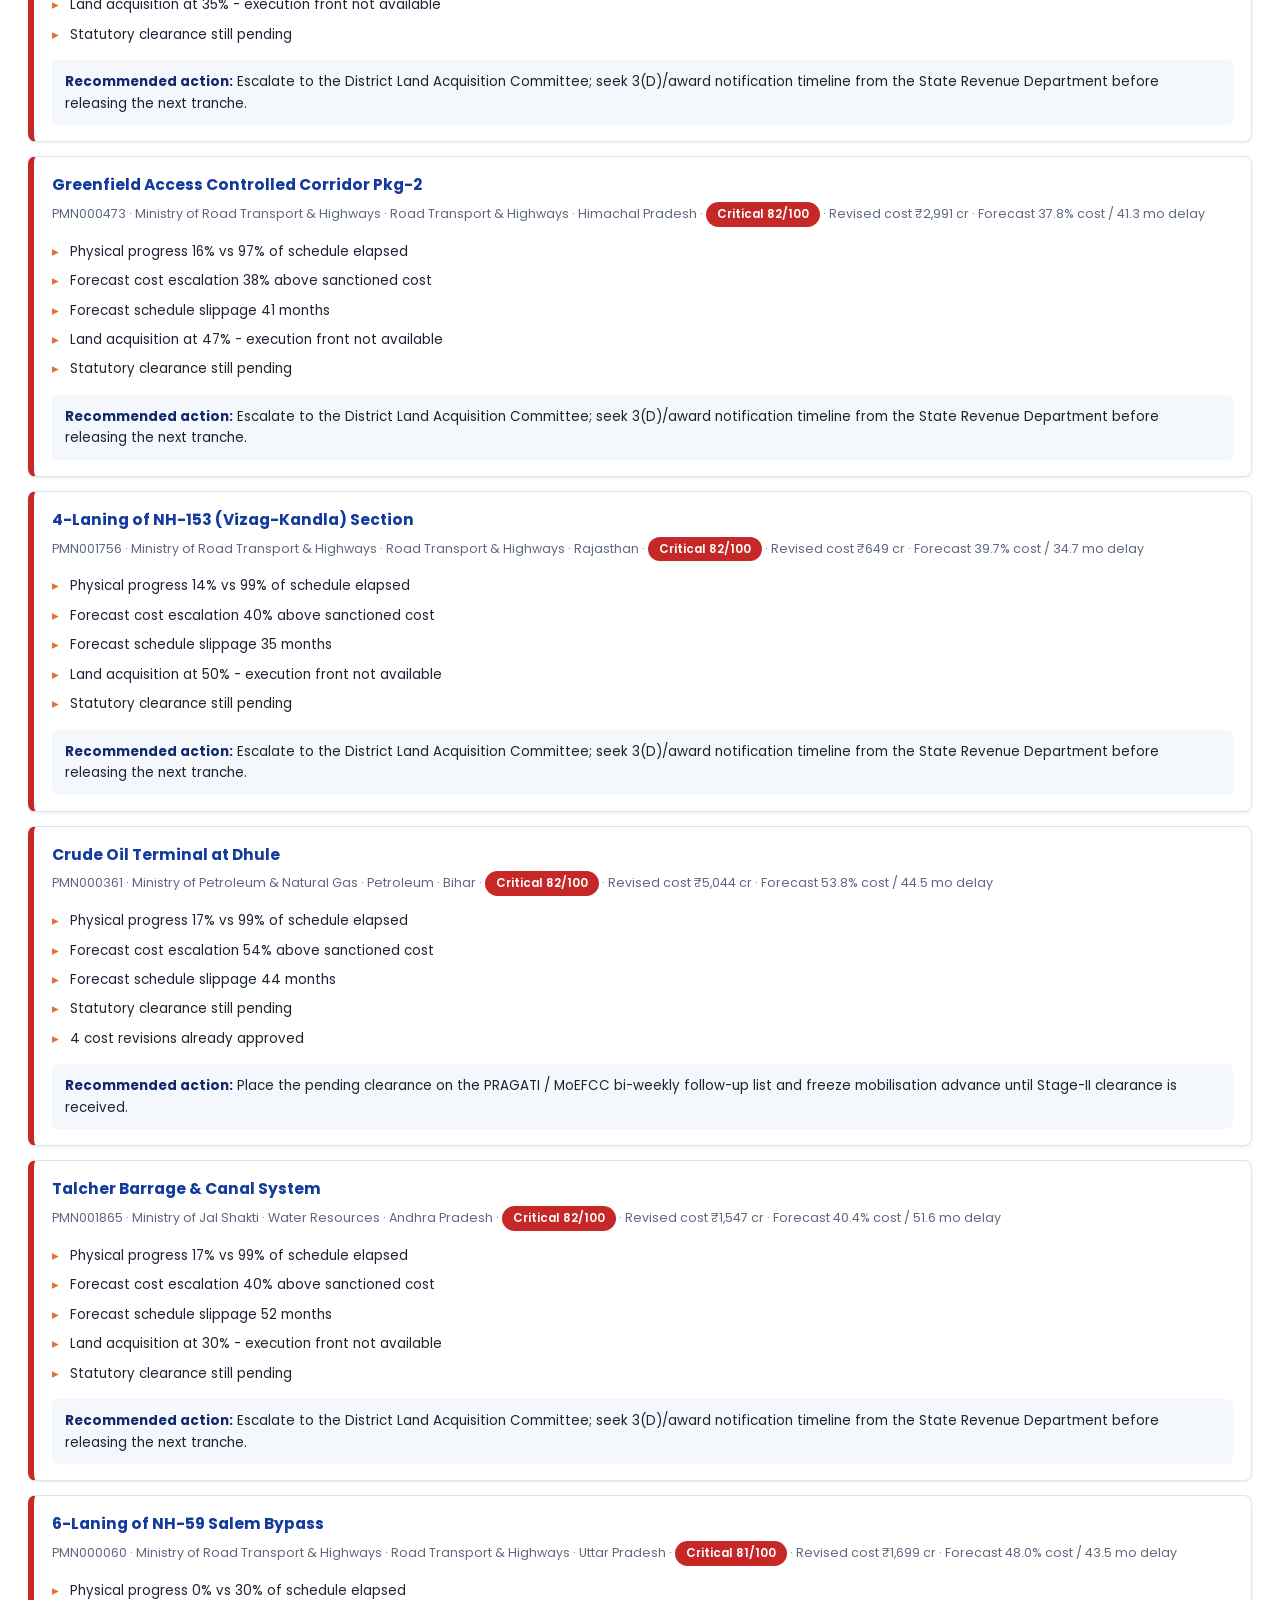
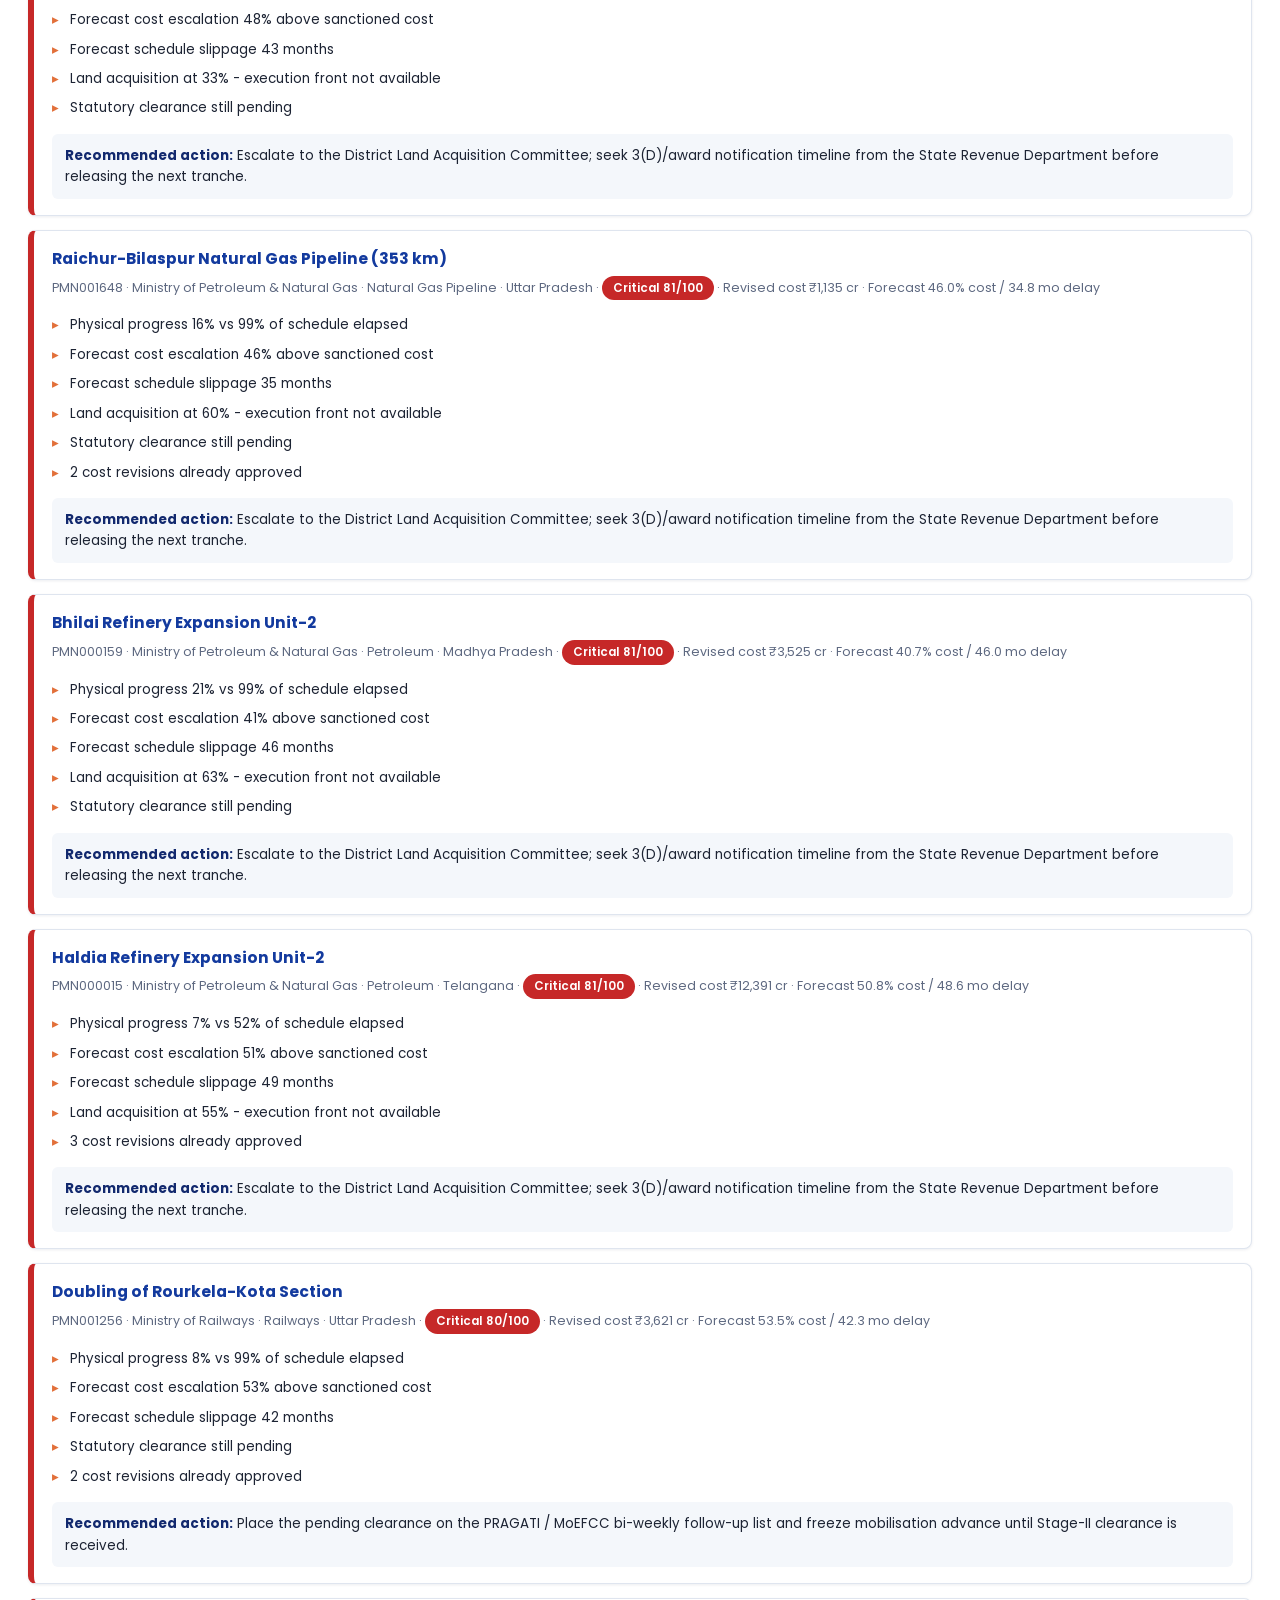
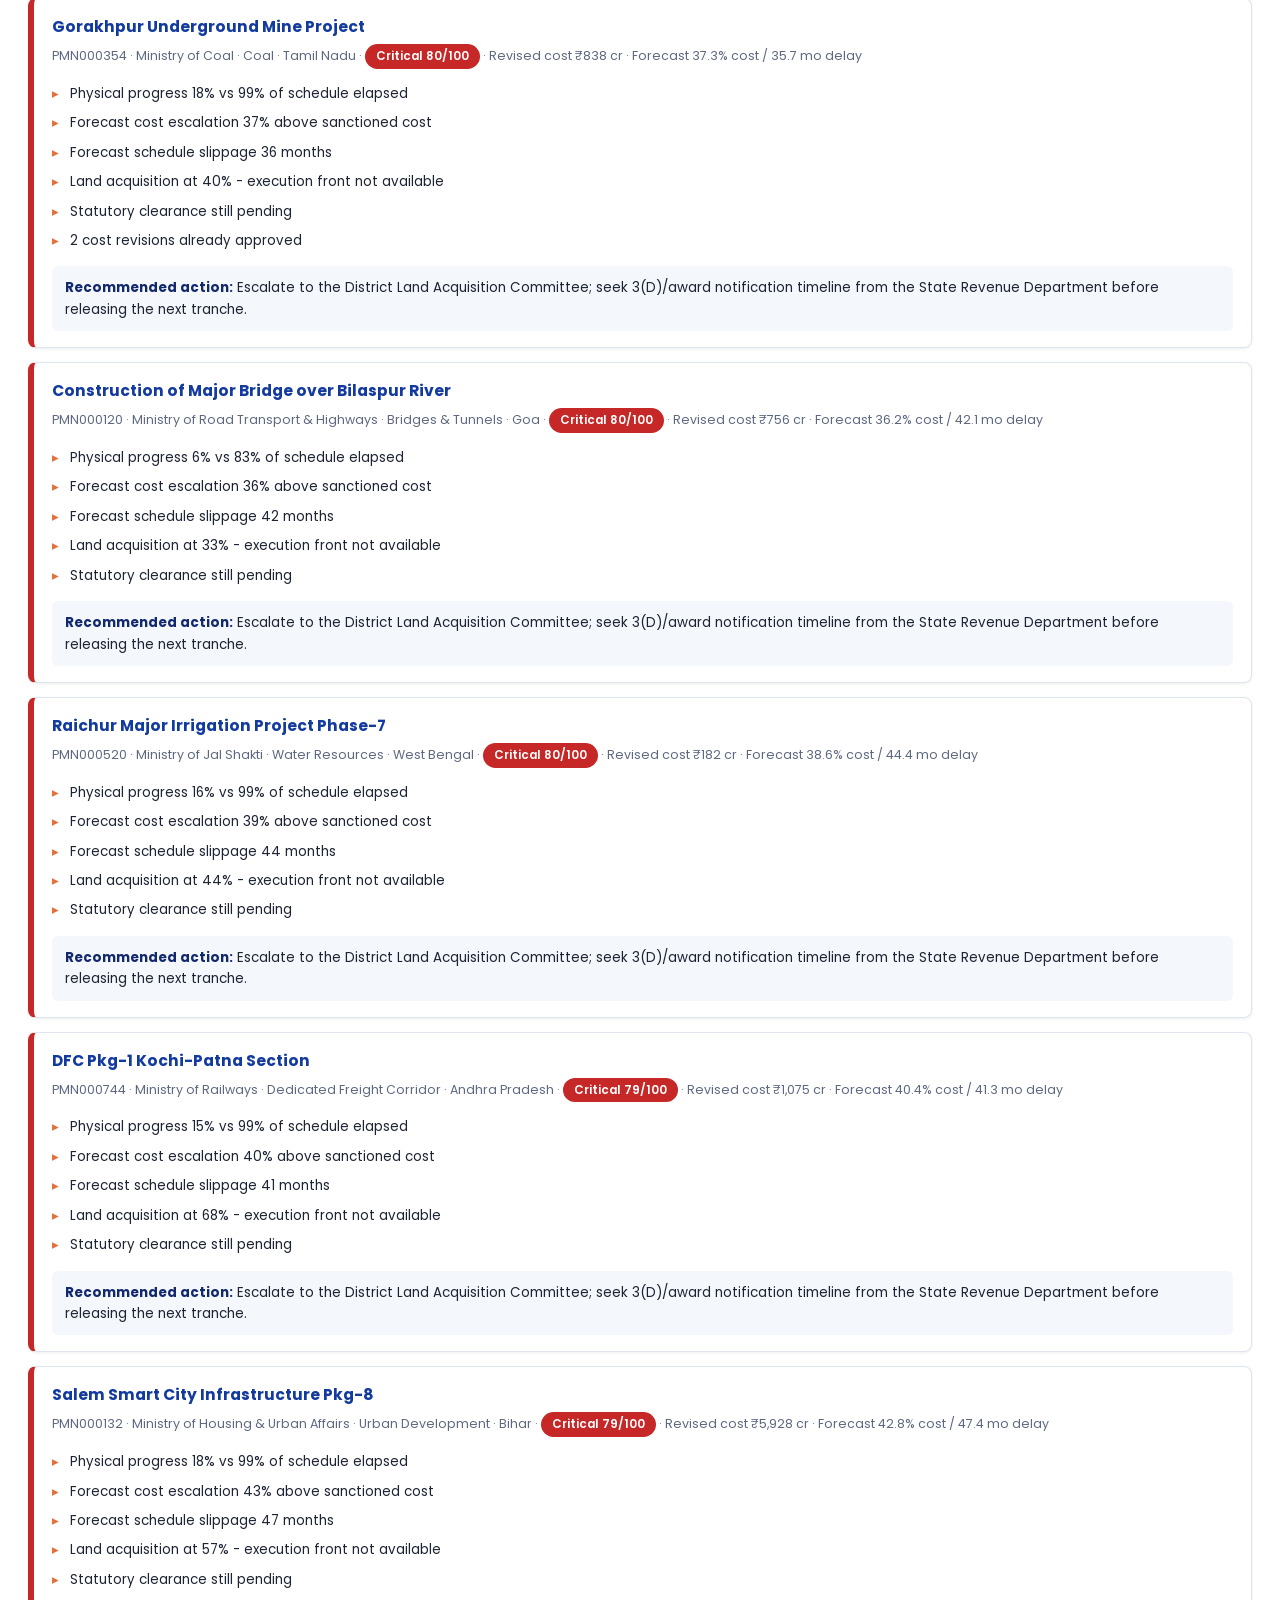
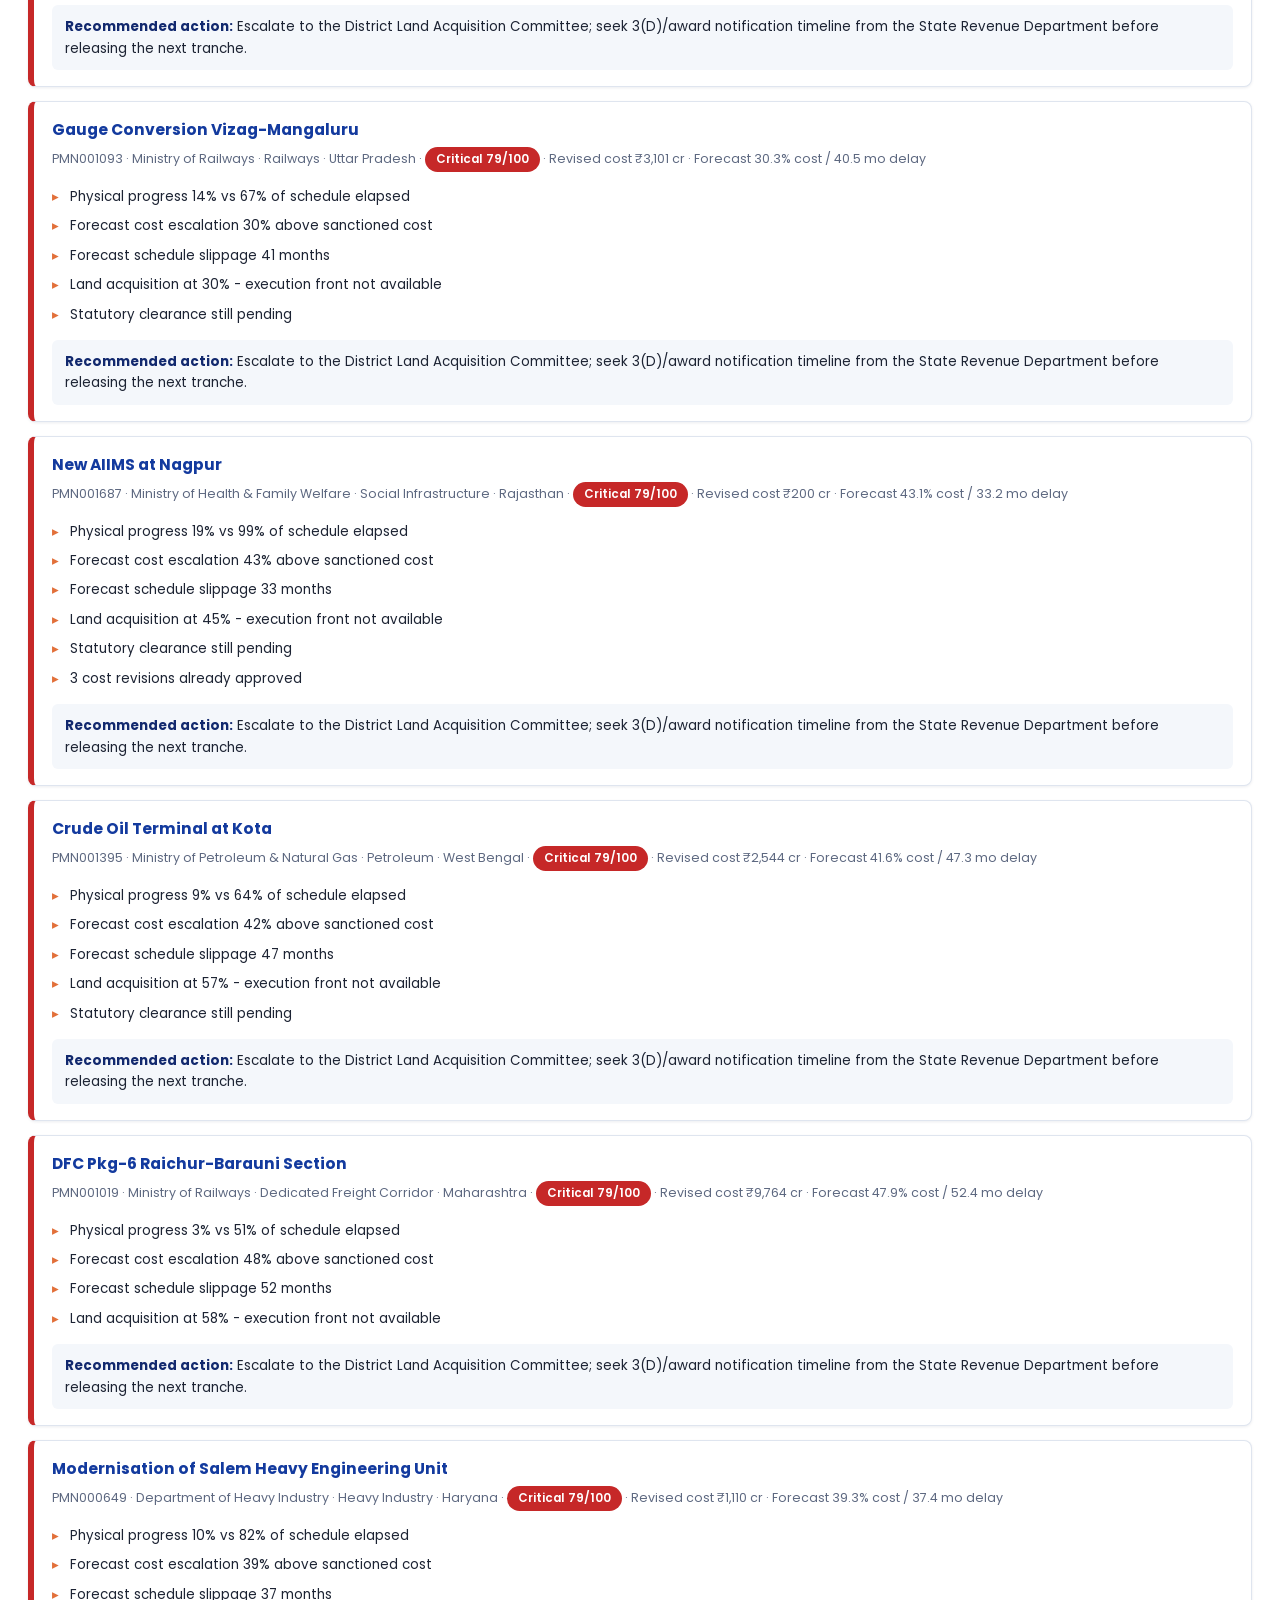
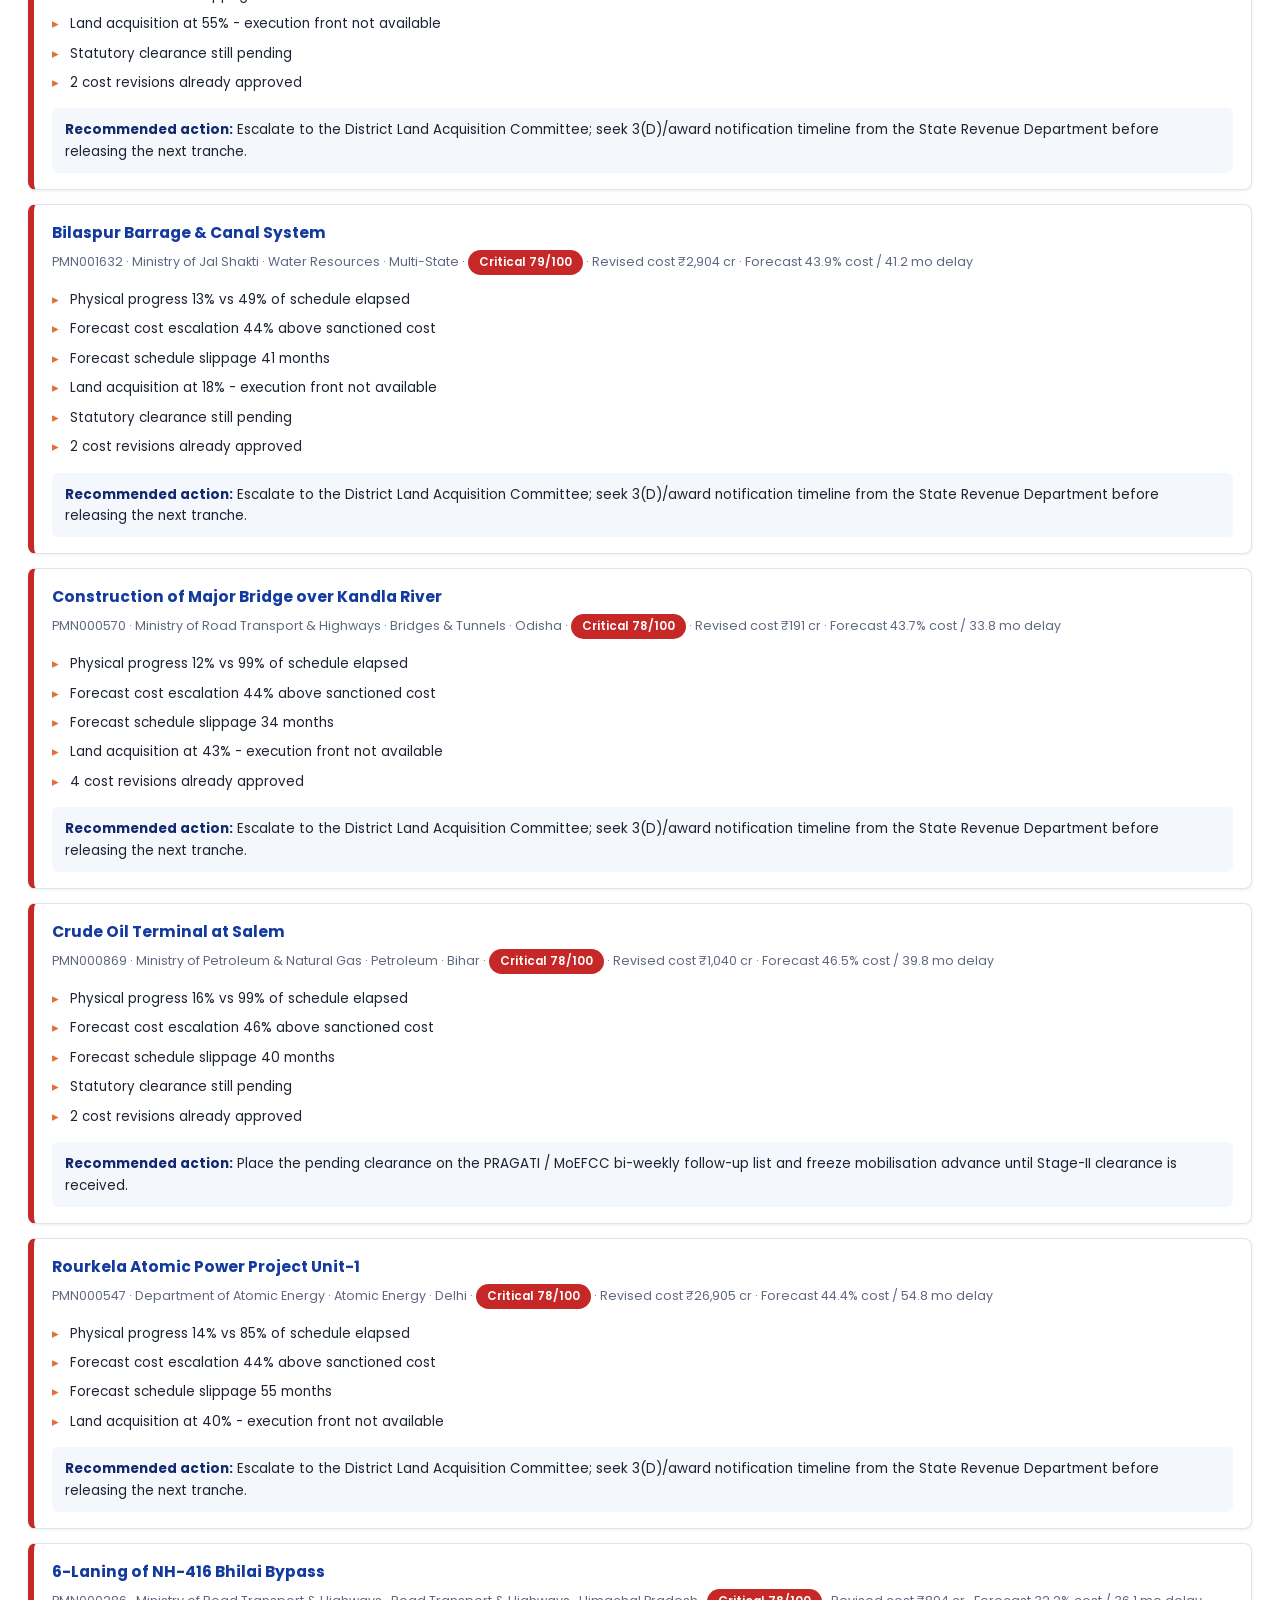
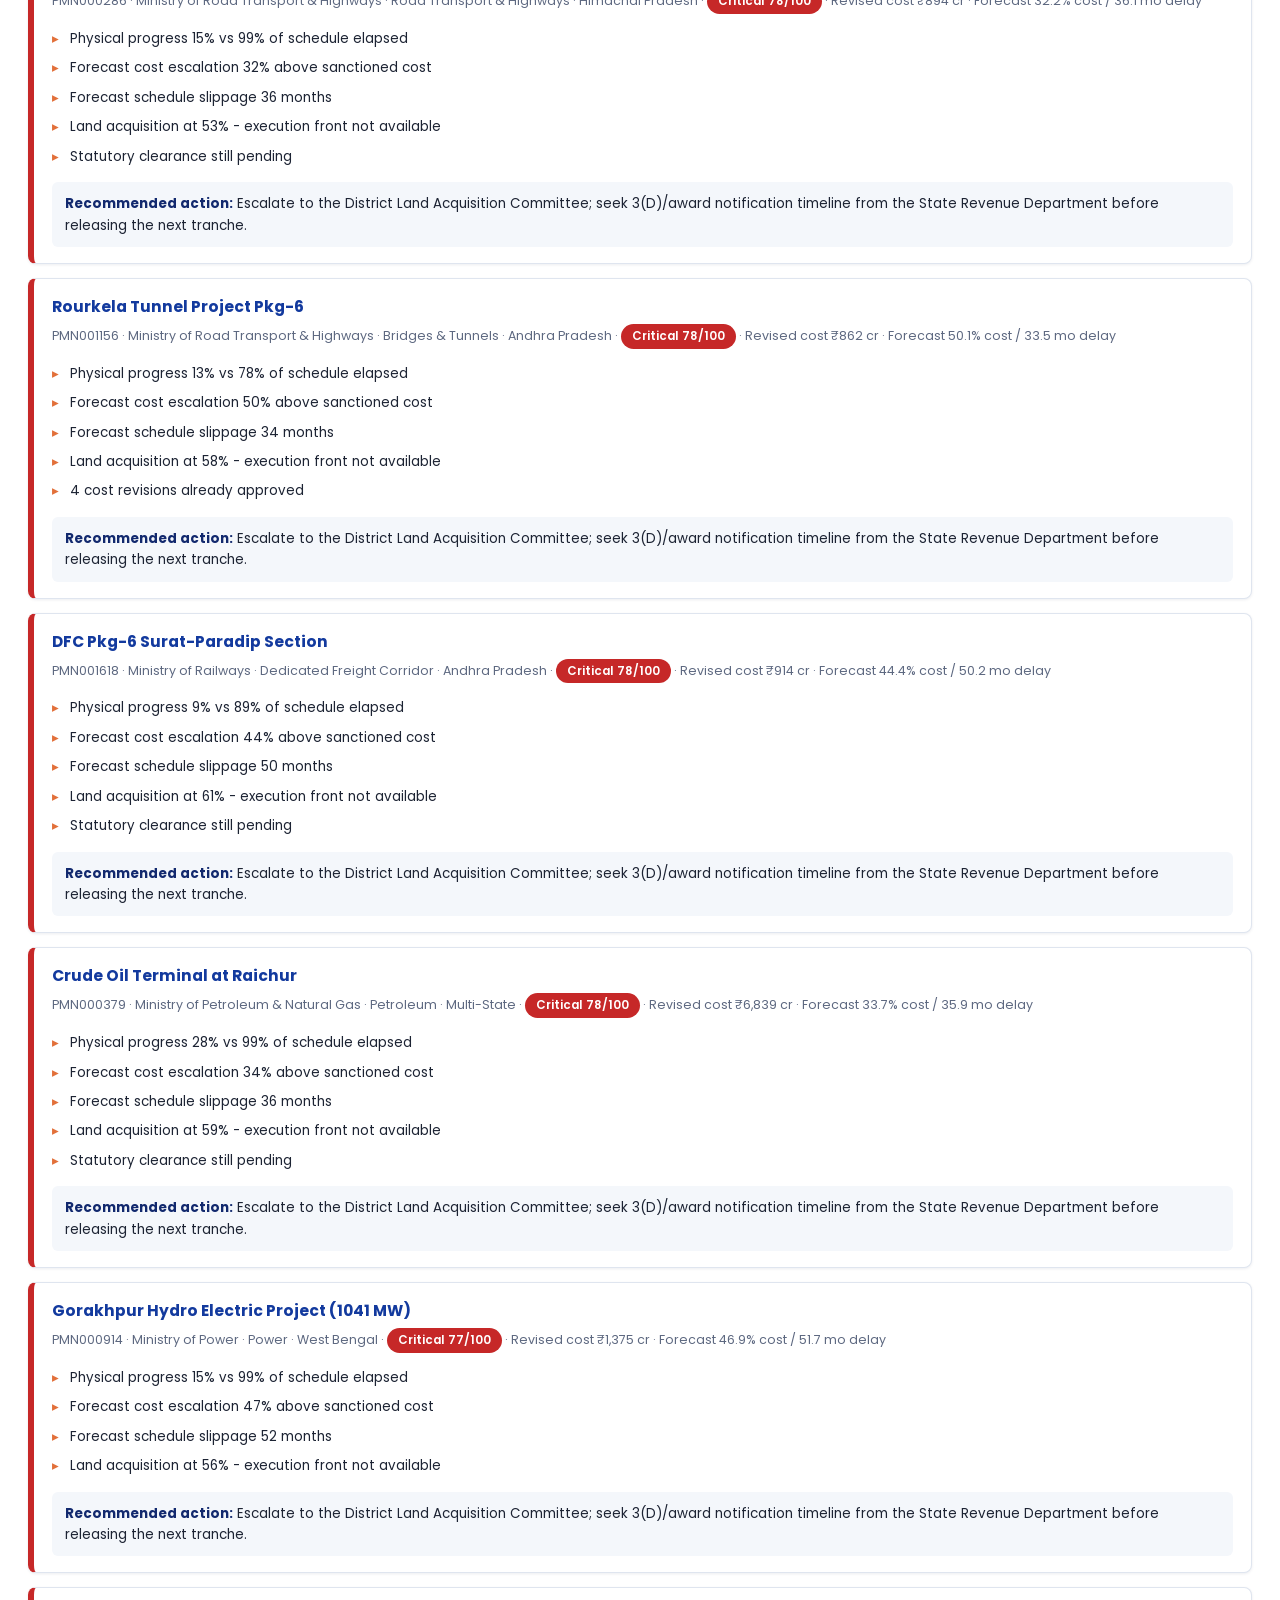
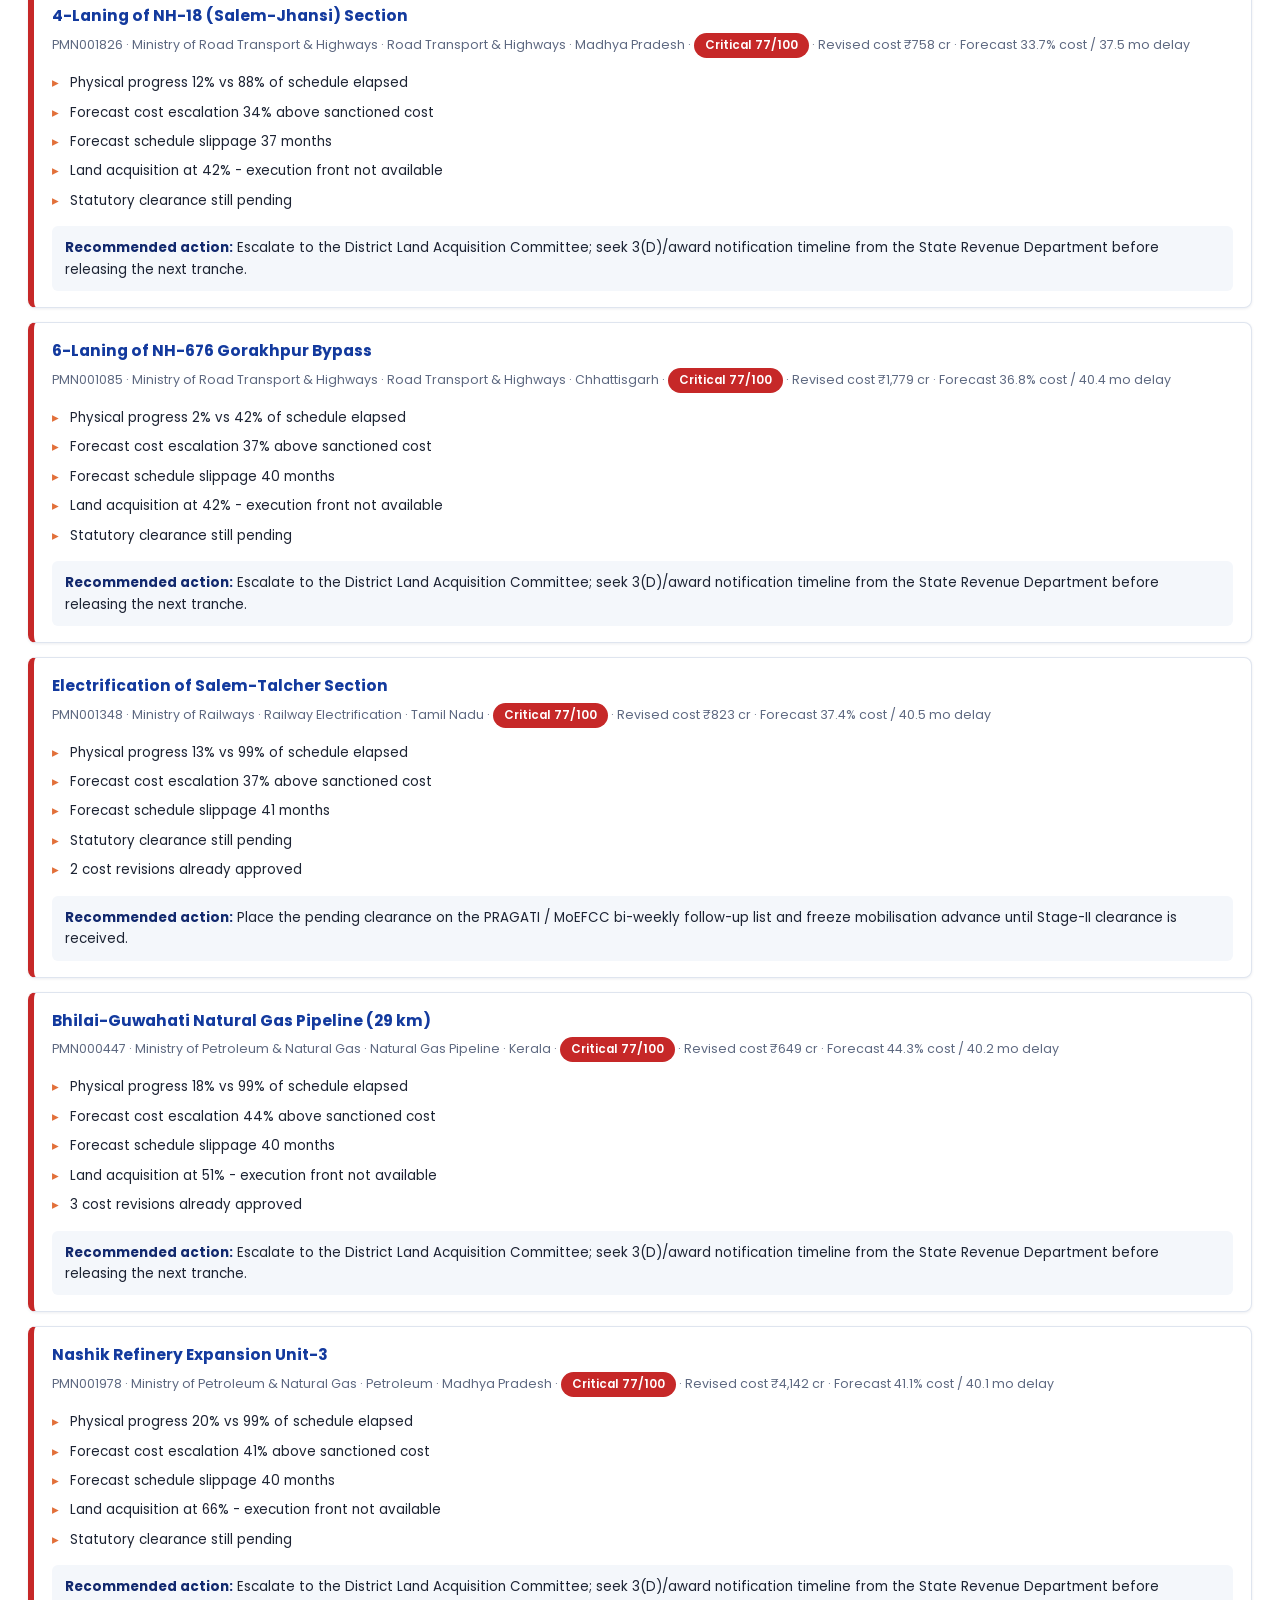
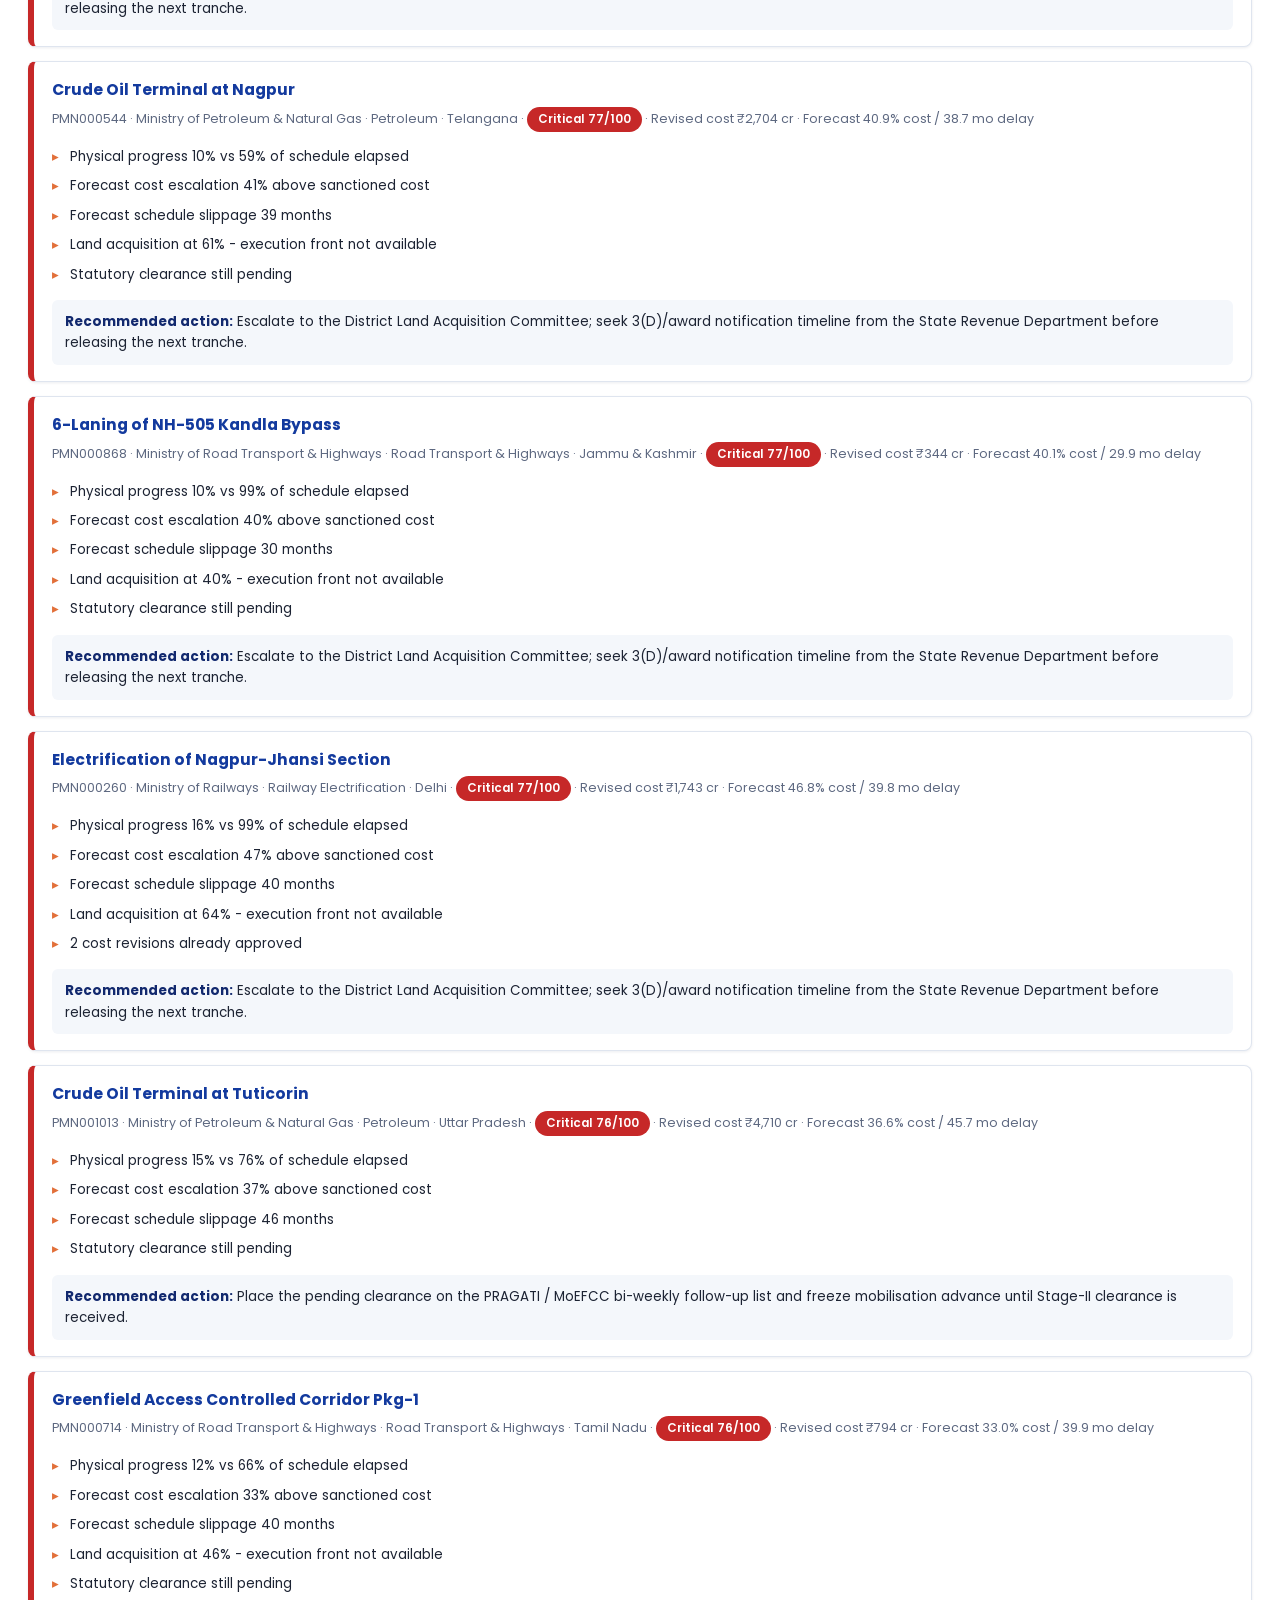
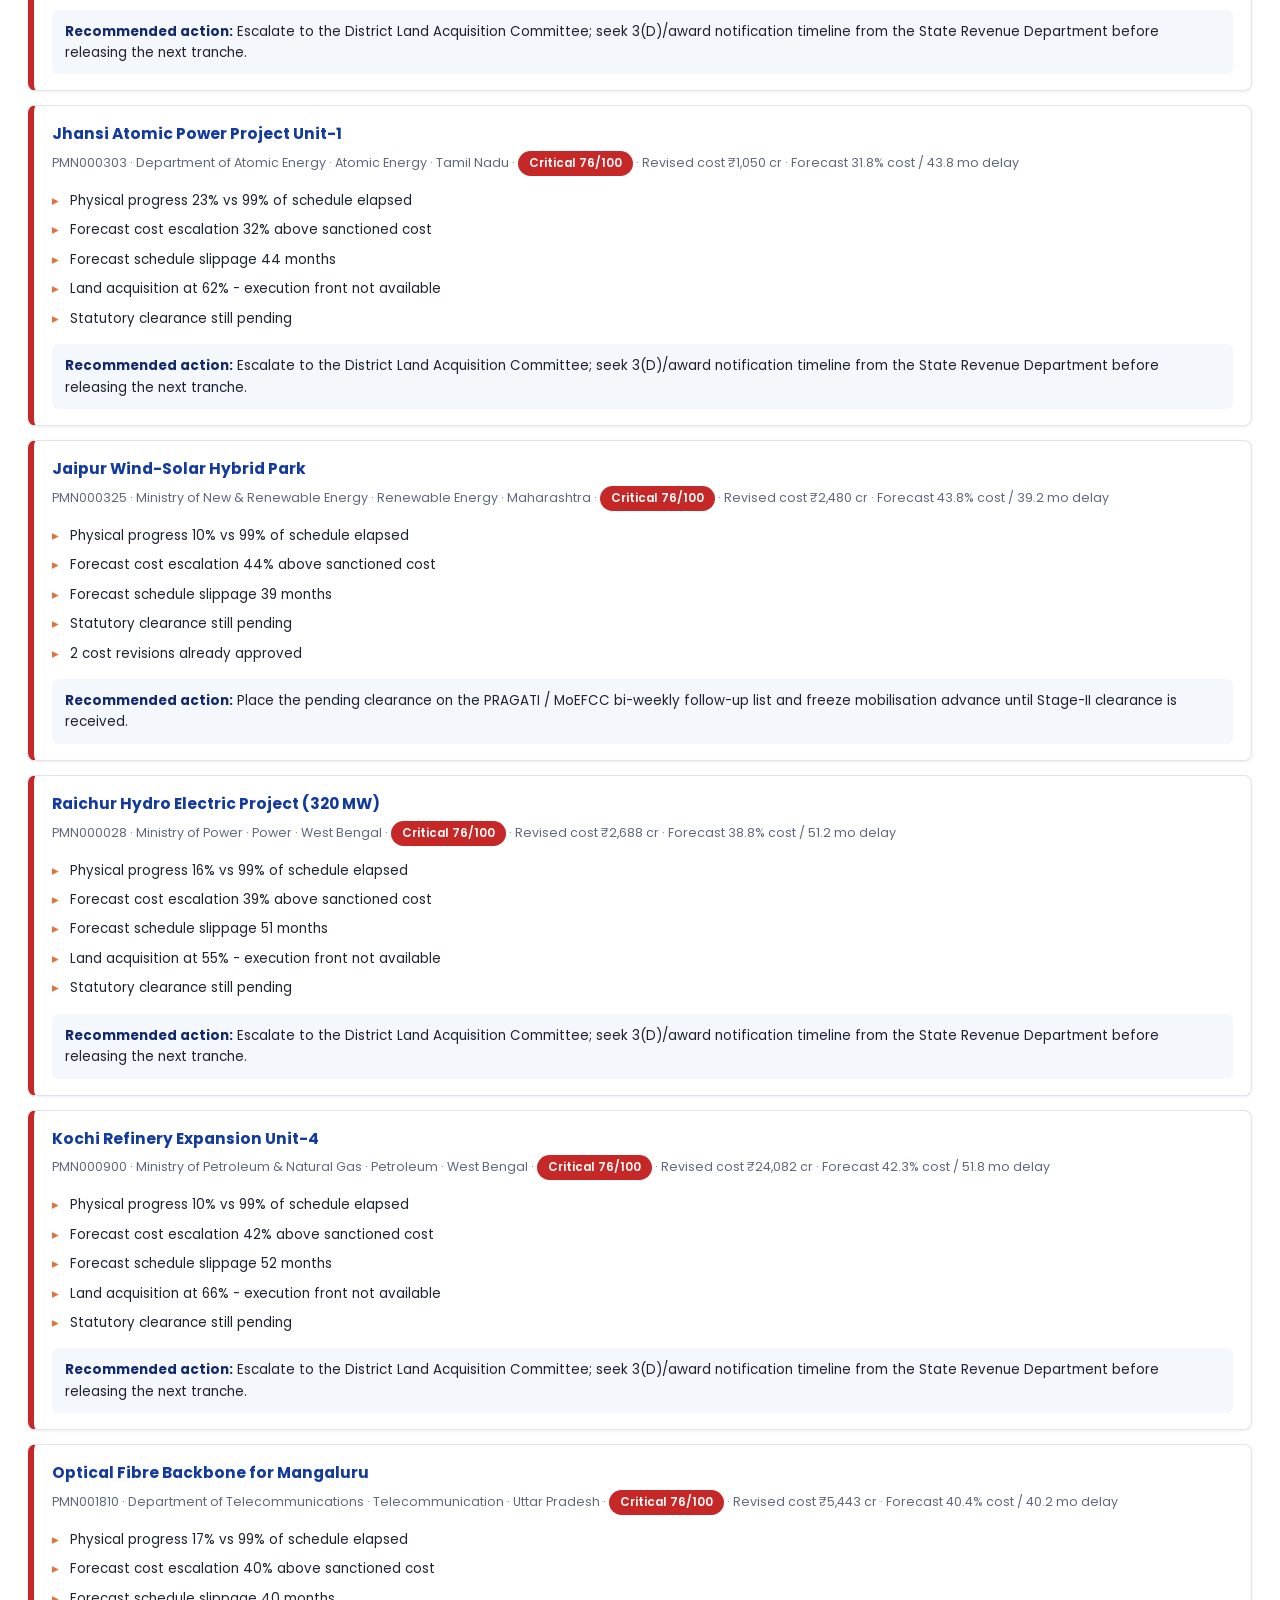
<file: paimana-ai/frontend/early-warning.html>
<!DOCTYPE html>
<html lang="en">
<head>
<meta charset="utf-8">
<meta name="viewport" content="width=device-width,initial-scale=1">
<title>Early Warning Alerts | PAIMANA</title>
<link rel="preconnect" href="https://fonts.googleapis.com"><link rel="preconnect" href="https://fonts.gstatic.com" crossorigin>
<link href="https://fonts.googleapis.com/css2?family=Poppins:wght@300;400;500;600;700&display=swap" rel="stylesheet">
<link rel="stylesheet" href="css/paimana.css">
</head>
<body>

<section class="section">
  <div class="wrap">
    <h2 class="section-title">Early Warning Alert System</h2>
    <p class="section-sub">Alerts fire from live Common Upload Form telemetry combined with model forecasts. Each alert carries the evidence that triggered it and a prescriptive next step for the monitoring officer.</p>

    <div class="panel" style="margin-bottom:22px">
      <div class="panel-head"><span>Alert queue</span><span class="asof" id="count"></span></div>
      <div class="panel-body">
        <div class="filters">
          <div class="field"><label for="fSev">Severity</label>
            <select id="fSev"><option value="">All severities</option>
              <option>Critical</option><option>High</option><option>Medium</option><option>Low</option></select></div>
          <div class="field"><label for="fMin">Ministry / Department</label><select id="fMin"></select></div>
          <div class="field"><label for="fLimit">Show</label>
            <select id="fLimit"><option>25</option><option selected>50</option><option>100</option><option>250</option></select></div>
        </div>
      </div>
    </div>

    <div class="kpi-grid" style="margin-bottom:24px" id="sev"></div>
    <div id="feed"><span class="spinner"></span> Loading alerts…</div>
  </div>
</section>

<script src="js/common.js?v=20260924-8"></script>
<script>
chrome('Dashboard');

(async function(){
  const f = await api('/api/filters');
  document.getElementById('fMin').innerHTML = '<option value="">All ministries</option>' +
    f.ministry.map(v=>`<option>${esc(v)}</option>`).join('');
  ['fSev','fMin','fLimit'].forEach(id=>document.getElementById(id).onchange = load);
  load();
})();

async function load(){
  const sev = document.getElementById('fSev').value;
  const min = document.getElementById('fMin').value;
  const lim = document.getElementById('fLimit').value;
  document.getElementById('feed').innerHTML = '<span class="spinner"></span> Loading alerts…';
  const p = new URLSearchParams({limit:lim});
  if(sev) p.set('severity',sev); if(min) p.set('ministry',min);
  const a = await api('/api/alerts?'+p);
  const all = await api('/api/alerts?limit=3000');

  const counts = {Critical:0,High:0,Medium:0,Low:0};
  all.alerts.forEach(x=>counts[x.risk_band]++);
  document.getElementById('sev').innerHTML = Object.entries(counts).map(([k,v])=>
    `<div class="kpi" style="border-top-color:${RISKCOLOR[k]}">
      <div class="k-label">${k} severity</div><div class="k-value">${fmt.n(v)}</div>
      <div class="k-note">projects with at least one active signal</div></div>`).join('');

  document.getElementById('count').textContent = `${fmt.n(a.count)} alerts shown of ${fmt.n(all.count)} active`;
  document.getElementById('feed').innerHTML = a.alerts.map(x=>`
    <div class="alert-card ${x.risk_band}">
      <h4><a href="project.html?id=${x.project_id}">${esc(x.project_name)}</a></h4>
      <div class="alert-meta">${x.project_id} · ${esc(x.ministry)} · ${esc(x.sector)} · ${esc(x.state)} ·
        <span class="badge b-${x.risk_band}">${x.risk_band} ${x.risk_score.toFixed(0)}/100</span> ·
        Revised cost ${fmt.cr(x.revised_cost_cr)} ·
        Forecast ${x.pred_cost_overrun_pct.toFixed(1)}% cost / ${x.pred_time_overrun_months.toFixed(1)} mo delay</div>
      ${x.signals.map(s=>`<span class="signal">${esc(s)}</span>`).join('')}
      <div class="rec"><b>Recommended action:</b> ${esc(x.recommended_action)}</div>
    </div>`).join('') || '<div class="note">No alerts match the current filters.</div>';
}
</script>
</body>
</html>
</file>
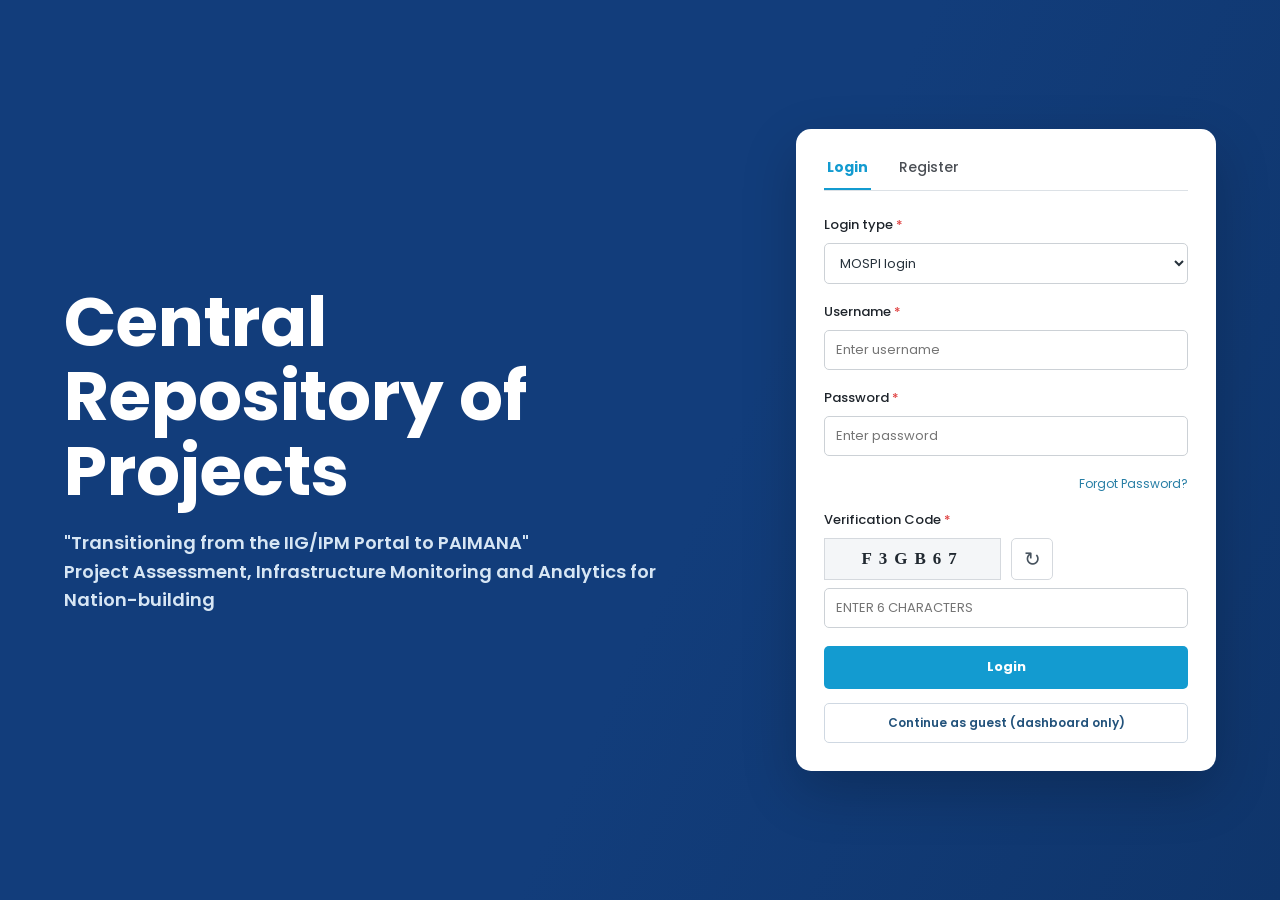
<file: paimana-ai/frontend/login.html>
<!DOCTYPE html>
<html lang="en">
<head>
<meta charset="utf-8">
<meta name="viewport" content="width=device-width,initial-scale=1">
<title>Login | PAIMANA</title>
<link rel="preconnect" href="https://fonts.googleapis.com">
<link rel="preconnect" href="https://fonts.gstatic.com" crossorigin>
<link href="https://fonts.googleapis.com/css2?family=Poppins:wght@300;400;500;600;700&display=swap" rel="stylesheet">
<link rel="stylesheet" href="css/paimana.css">
<style>
  :root { --login-blue:#123d7b; --login-cyan:#139bd0; }
  body { min-height:100vh; background:var(--login-blue); }
  .login-shell { min-height:100vh; display:grid; grid-template-columns:1.35fr .9fr; align-items:center; gap:8vw; padding:34px 5vw; background:linear-gradient(115deg,#123d7b 0%,#123d7b 55%,#0f356b 100%); }
  .login-intro { color:#fff; max-width:680px; }
  .login-intro h1 { margin:0 0 20px; color:#fff; font-size:clamp(42px,5.4vw,72px); line-height:1.08; letter-spacing:0; }
  .login-intro p { margin:0; color:#d7e6f4; font-size:18px; font-weight:600; }
  .login-card { width:min(100%,480px); justify-self:end; background:#fff; border-radius:15px; padding:28px; box-shadow:0 20px 55px rgba(0,0,0,.2); }
  .login-tabs { display:flex; gap:25px; border-bottom:1px solid #dce1e6; margin-bottom:24px; }
  .login-tab { border:0; border-bottom:2px solid transparent; background:none; padding:0 3px 10px; color:#4b4f55; font:500 14px var(--font); cursor:pointer; }
  .login-tab.active { color:var(--login-cyan); border-bottom-color:var(--login-cyan); font-weight:700; }
  .login-field { margin-bottom:18px; }
  .login-field label { display:block; margin-bottom:7px; color:#1e242b; font-size:13px; font-weight:500; }
  .login-field label::after { content:'*'; color:#e04444; margin-left:3px; }
  .login-field input, .login-field select { width:100%; min-height:40px; border:1px solid #ccd1d6; border-radius:5px; padding:9px 11px; color:#26313b; background:#fff; font:13px var(--font); }
  .login-field input:focus, .login-field select:focus { outline:2px solid rgba(19,155,208,.25); border-color:var(--login-cyan); }
  .login-grid { display:grid; grid-template-columns:1fr 1fr; gap:10px; align-items:end; }
  .captcha-box { height:42px; display:flex; align-items:center; justify-content:center; gap:12px; border:1px solid #d5d9de; background:#f4f6f8; color:#202830; font:700 17px Georgia,serif; letter-spacing:7px; }
  .captcha-refresh { height:42px; width:42px; border:1px solid #d5d9de; border-radius:5px; background:#fff; color:#47535e; font-size:20px; cursor:pointer; }
  .login-submit { width:100%; min-height:43px; border:0; border-radius:5px; background:var(--login-cyan); color:#fff; font:700 13px var(--font); cursor:pointer; }
  .login-link { display:block; margin:8px 0 17px; color:#277ea5; text-align:right; font-size:12px; }
  .login-message { display:none; margin:0 0 15px; padding:9px 11px; border-radius:5px; background:#fff0f0; color:#b42318; font-size:12px; }
  .guest-button { display:block; width:100%; margin-top:14px; border:1px solid #cfd8e2; border-radius:5px; background:#fff; color:#22527b; padding:10px; font:600 12px var(--font); cursor:pointer; text-align:center; text-decoration:none; }
  .guest-button:hover { background:#f3f7fb; color:#123d7b; text-decoration:none; }
  .register-copy { display:none; color:#5d6880; font-size:13px; line-height:1.6; }
  .login-foot { margin-top:20px; color:#d7e6f4; font-size:12px; }
  @media (max-width:850px) { .login-shell { grid-template-columns:1fr; gap:28px; padding:30px 20px; } .login-card { justify-self:stretch; width:100%; max-width:520px; } .login-intro { text-align:center; margin:auto; } .login-intro h1 { font-size:42px; } }
</style>
</head>
<body>
<main class="login-shell">
  <section class="login-intro" aria-label="PAIMANA introduction">
    <h1>Central Repository of Projects</h1>
    <p>"Transitioning from the IIG/IPM Portal to PAIMANA"</p>
    <p class="login-foot">Project Assessment, Infrastructure Monitoring and Analytics for Nation-building</p>
  </section>

  <section class="login-card" aria-label="Login form">
    <div class="login-tabs" role="tablist">
      <button class="login-tab active" id="loginTab" type="button" role="tab">Login</button>
      <button class="login-tab" id="registerTab" type="button" role="tab">Register</button>
    </div>

    <div id="loginPanel">
      <form id="loginForm" novalidate>
        <div class="login-field">
          <label for="role">Login type</label>
          <select id="role" required>
            <option value="mospi">MOSPI login</option>
            <option value="reporting_manager">REPORTING MANAGER login</option>
          </select>
        </div>
        <div class="login-field">
          <label for="username">Username</label>
          <input id="username" type="text" placeholder="Enter username" autocomplete="username" required>
        </div>
        <div class="login-field">
          <label for="password">Password</label>
          <input id="password" type="password" placeholder="Enter password" autocomplete="current-password" required>
        </div>
        <a class="login-link" href="#" id="forgotPassword">Forgot Password?</a>
        <div class="login-field">
          <label for="captchaInput">Verification Code</label>
          <div class="login-grid">
            <div class="captcha-box" id="captchaCode" aria-label="Verification code"></div>
            <button class="captcha-refresh" id="refreshCaptcha" type="button" aria-label="Refresh verification code">&#8635;</button>
          </div>
          <input id="captchaInput" type="text" placeholder="Enter 6 characters" maxlength="6" autocomplete="off" required style="margin-top:8px;text-transform:uppercase;">
        </div>
        <div class="login-message" id="loginMessage"></div>
        <button class="login-submit" type="submit">Login</button>
      </form>
      <a class="guest-button" id="guestButton" href="dashboard.html">Continue as guest (dashboard only)</a>
    </div>

    <div class="register-copy" id="registerPanel">
      Registration is managed by the PAIMANA administrator. Please use your assigned MOSPI or Reporting Manager login.
    </div>
  </section>
</main>
<script src="js/common.js?v=20260924-8"></script>
<script>
const CAPTCHA_CHARS = 'ABCDEFGHJKLMNPQRSTUVWXYZ23456789';
let captcha = '';

const requestedRole = new URLSearchParams(window.location.search).get('role');
if (['mospi', 'reporting_manager'].includes(requestedRole)) {
  document.getElementById('role').value = requestedRole;
}

function newCaptcha() {
  captcha = Array.from({ length: 6 }, () => CAPTCHA_CHARS[Math.floor(Math.random() * CAPTCHA_CHARS.length)]).join('');
  document.getElementById('captchaCode').textContent = captcha;
  document.getElementById('captchaInput').value = '';
}

function showMessage(text) {
  const box = document.getElementById('loginMessage');
  box.textContent = text;
  box.style.display = 'block';
}

document.getElementById('loginForm').addEventListener('submit', async (event) => {
  event.preventDefault();
  const role = document.getElementById('role').value;
  const username = document.getElementById('username').value.trim();
  const password = document.getElementById('password').value;
  const enteredCaptcha = document.getElementById('captchaInput').value.trim().toUpperCase();

  if (!username || !password) return showMessage('Enter your username and password.');
  if (username.toLowerCase() !== ROLE_USERNAMES[role]) {
    return showMessage('Incorrect username for the selected login type.');
  }
  if (enteredCaptcha !== captcha) {
    showMessage('Verification code is incorrect.');
    newCaptcha();
    return;
  }
  try {
    const response = await fetch('/api/auth/login', {
      method: 'POST',
      headers: { 'Content-Type': 'application/json' },
      body: JSON.stringify({ username, password, role }),
    });
    if (!response.ok) {
      showMessage('Incorrect username, password, or login type.');
      return;
    }
  } catch (error) {
    showMessage('The login service is unavailable. Please start the PAIMANA server.');
    return;
  }
  setRole(role, username);
  window.location.href = role === 'mospi' ? 'index.html' : 'dashboard.html';
});

document.getElementById('guestButton').addEventListener('click', () => {
  setRole('guest');
  window.location.href = 'dashboard.html';
});
document.getElementById('refreshCaptcha').addEventListener('click', newCaptcha);
document.getElementById('forgotPassword').addEventListener('click', (event) => {
  event.preventDefault();
  showMessage('Please contact the PAIMANA administrator to reset your password.');
});
document.getElementById('registerTab').addEventListener('click', () => {
  document.getElementById('loginPanel').style.display = 'none';
  document.getElementById('registerPanel').style.display = 'block';
  document.getElementById('registerTab').classList.add('active');
  document.getElementById('loginTab').classList.remove('active');
});
document.getElementById('loginTab').addEventListener('click', () => {
  document.getElementById('loginPanel').style.display = 'block';
  document.getElementById('registerPanel').style.display = 'none';
  document.getElementById('loginTab').classList.add('active');
  document.getElementById('registerTab').classList.remove('active');
});
newCaptcha();
</script>
</body>
</html>
</file>
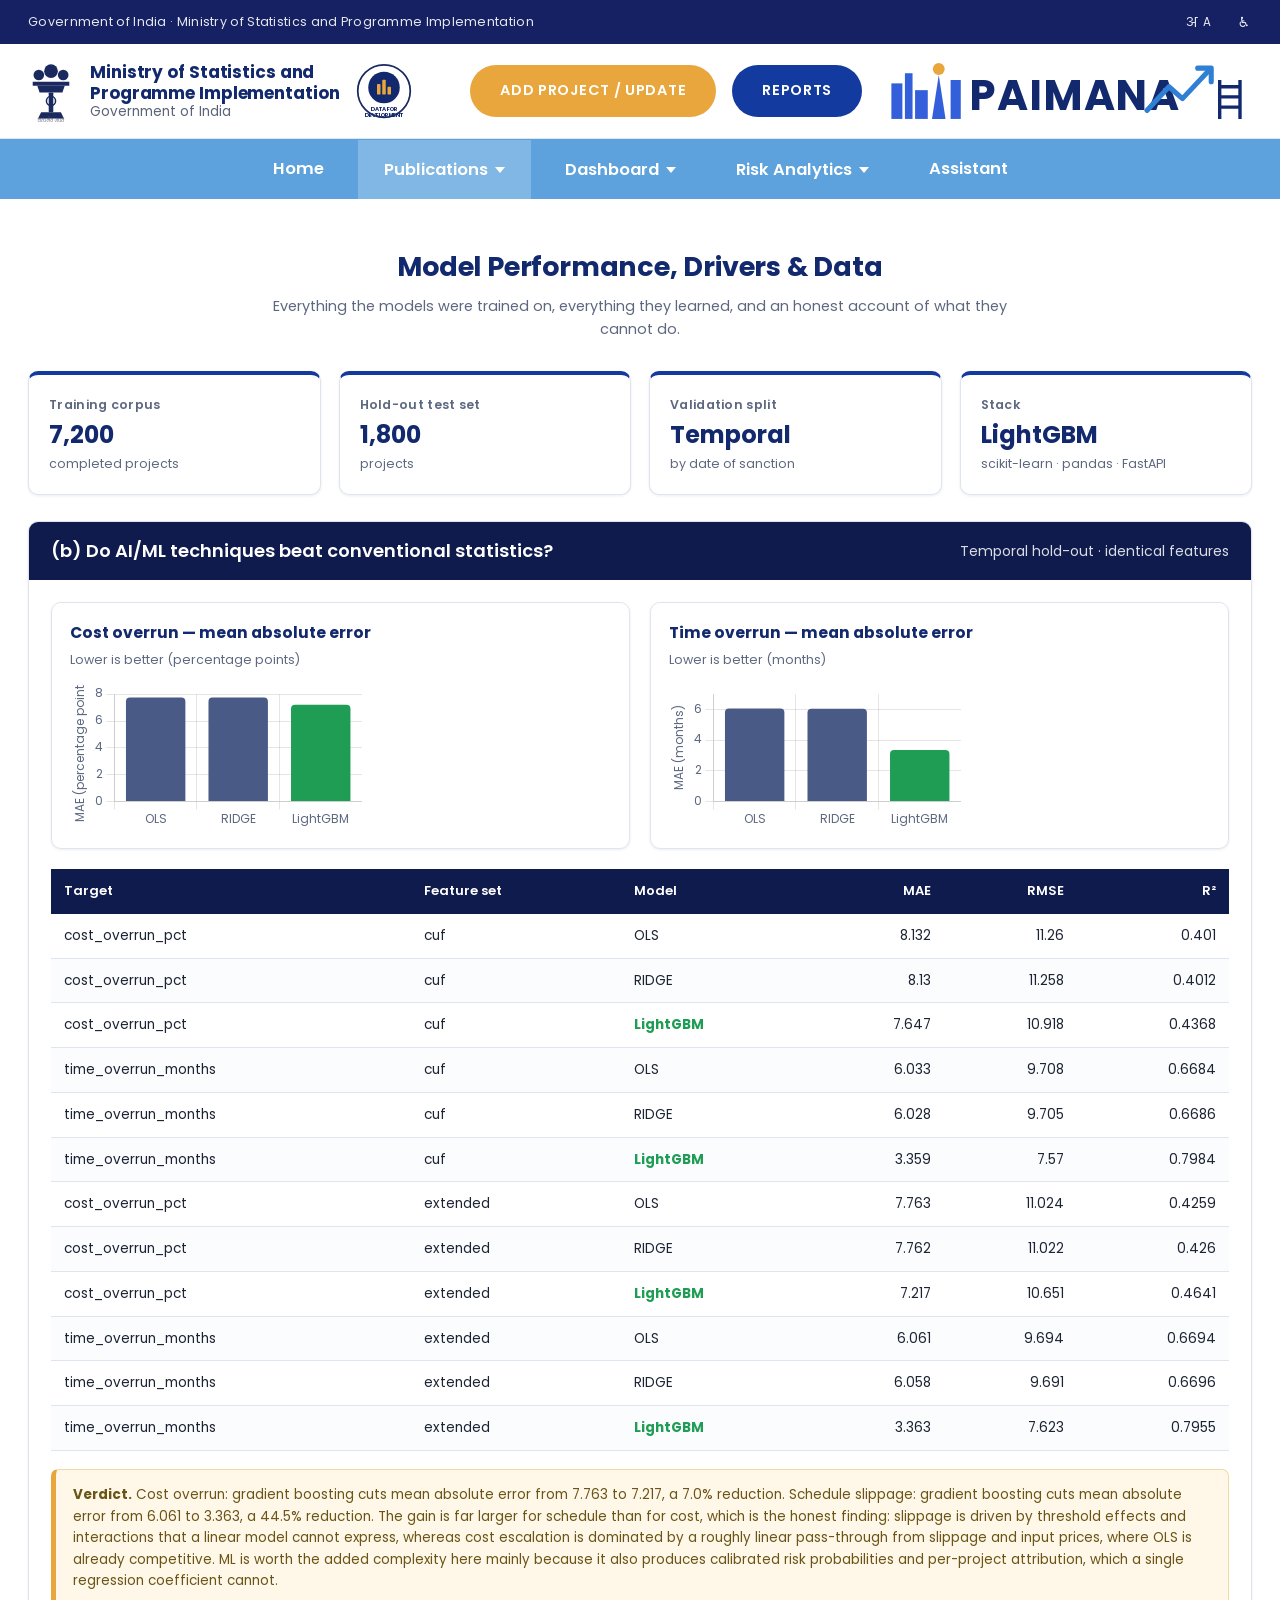
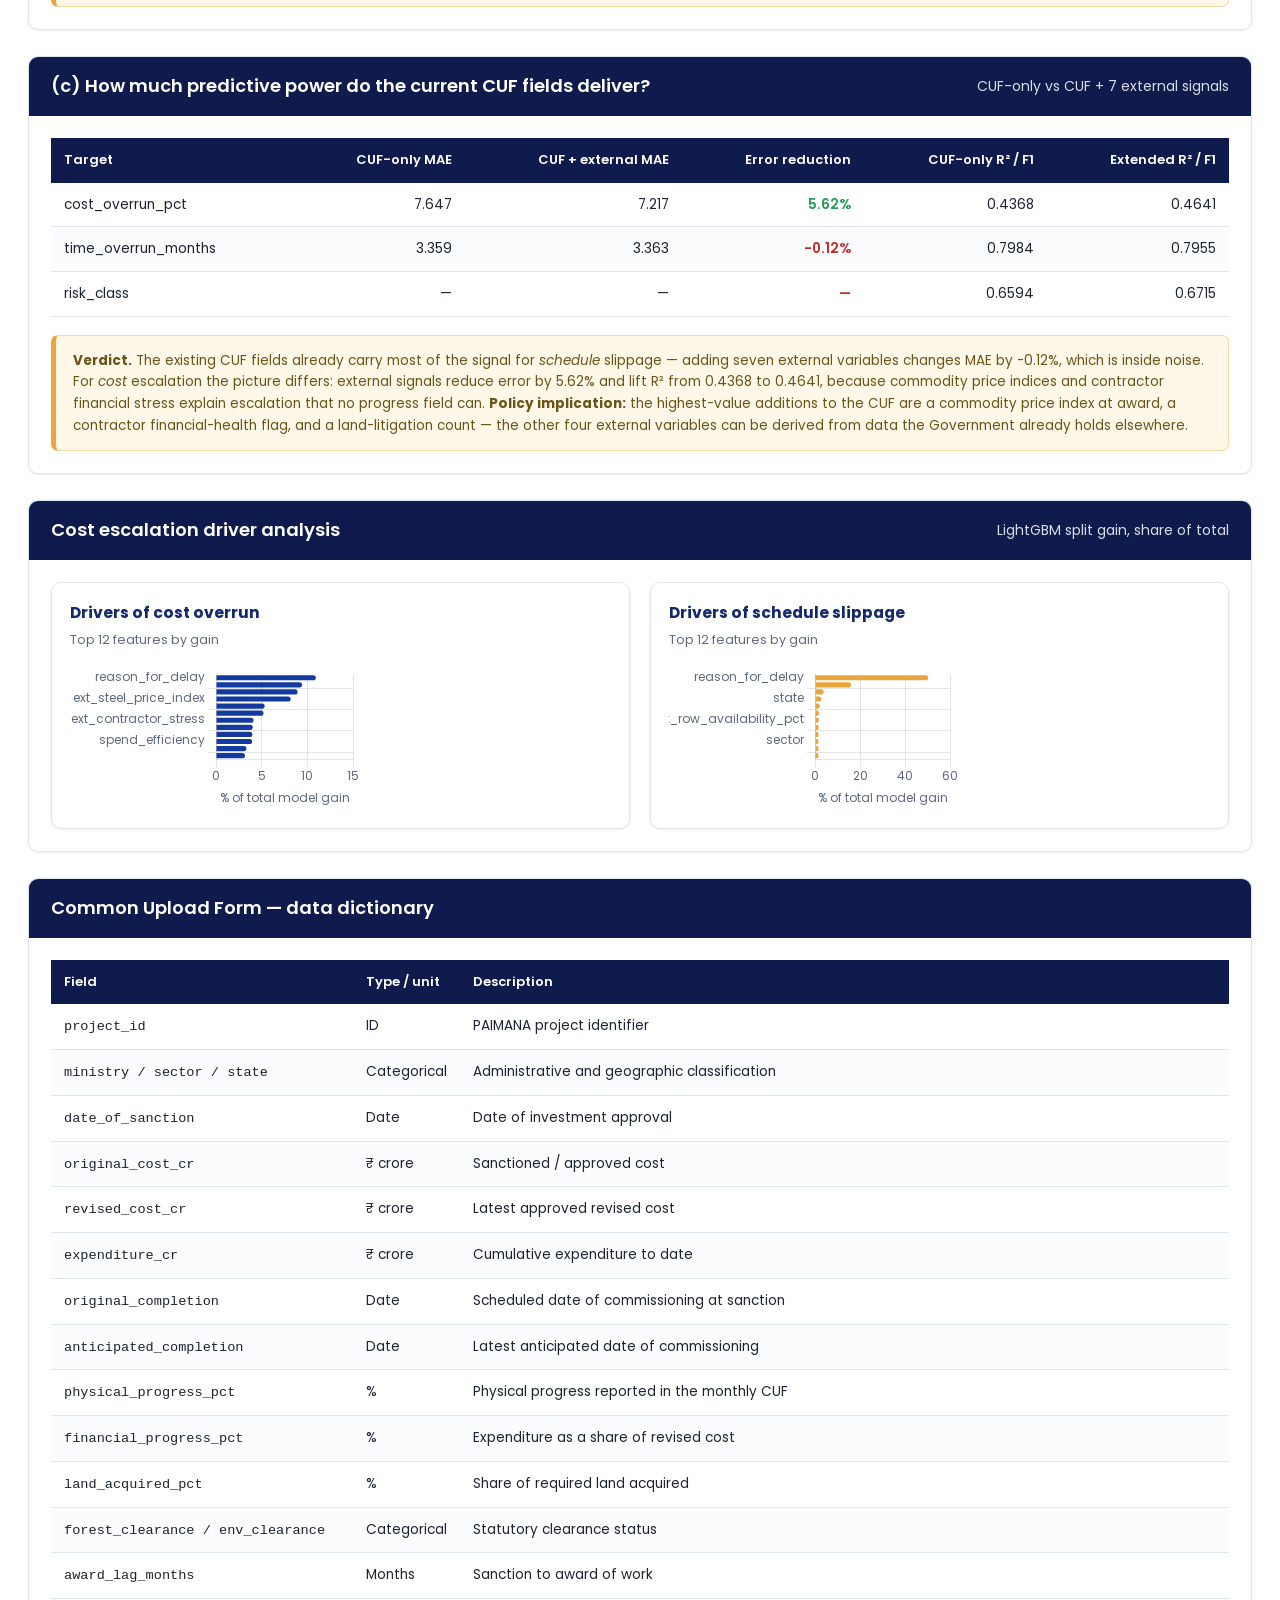
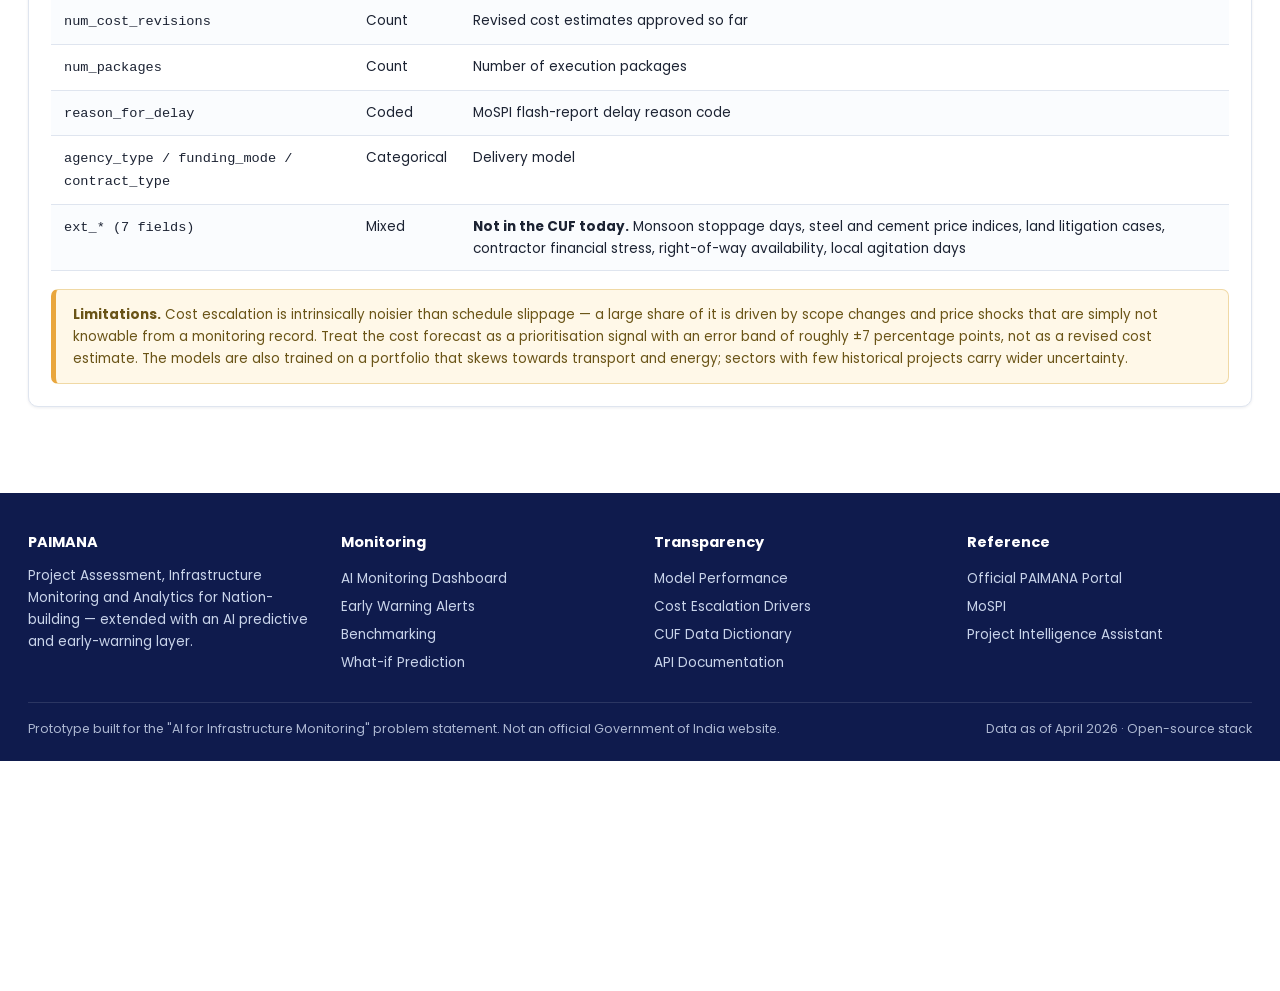
<file: paimana-ai/frontend/model.html>
<!DOCTYPE html>
<html lang="en">
<head>
<meta charset="utf-8">
<meta name="viewport" content="width=device-width,initial-scale=1">
<title>Model Performance &amp; Reports | PAIMANA</title>
<link rel="preconnect" href="https://fonts.googleapis.com"><link rel="preconnect" href="https://fonts.gstatic.com" crossorigin>
<link href="https://fonts.googleapis.com/css2?family=Poppins:wght@300;400;500;600;700&display=swap" rel="stylesheet">
<link rel="stylesheet" href="css/paimana.css">
</head>
<body>

<section class="section">
  <div class="wrap">
    <h2 class="section-title">Model Performance, Drivers &amp; Data</h2>
    <p class="section-sub">Everything the models were trained on, everything they learned, and an honest account of what they cannot do.</p>
    <div class="kpi-grid" id="meta" style="margin-bottom:26px"></div>

    <!-- ===== (b) ML vs statistics ===== -->
    <div class="panel" style="margin-bottom:26px"><div class="panel-head">
      <span>(b) Do AI/ML techniques beat conventional statistics?</span>
      <span class="asof">Temporal hold-out · identical features</span></div>
      <div class="panel-body">
        <div class="chart-grid" style="margin-bottom:20px">
          <div class="chart-box"><h3>Cost overrun — mean absolute error</h3><p class="hint">Lower is better (percentage points)</p><canvas id="cCost"></canvas></div>
          <div class="chart-box"><h3>Time overrun — mean absolute error</h3><p class="hint">Lower is better (months)</p><canvas id="cTime"></canvas></div>
        </div>
        <div class="tbl-scroll"><table class="data" id="tComp"></table></div>
        <div class="note" style="margin-top:18px" id="verdictB"></div>
      </div></div>

    <!-- ===== (c) ablation ===== -->
    <div class="panel" id="ablation" style="margin-bottom:26px"><div class="panel-head">
      <span>(c) How much predictive power do the current CUF fields deliver?</span>
      <span class="asof">CUF-only vs CUF + 7 external signals</span></div>
      <div class="panel-body">
        <div class="tbl-scroll"><table class="data" id="tAbl"></table></div>
        <div class="note" style="margin-top:18px" id="verdictC"></div>
      </div></div>

    <!-- ===== drivers ===== -->
    <div class="panel" id="drivers" style="margin-bottom:26px"><div class="panel-head">
      <span>Cost escalation driver analysis</span><span class="asof">LightGBM split gain, share of total</span></div>
      <div class="panel-body"><div class="chart-grid">
        <div class="chart-box"><h3>Drivers of cost overrun</h3><p class="hint">Top 12 features by gain</p><canvas id="dCost"></canvas></div>
        <div class="chart-box"><h3>Drivers of schedule slippage</h3><p class="hint">Top 12 features by gain</p><canvas id="dTime"></canvas></div>
      </div></div></div>

    <!-- ===== dictionary ===== -->
    <div class="panel" id="dictionary"><div class="panel-head">Common Upload Form — data dictionary</div>
      <div class="panel-body"><div class="tbl-scroll"><table class="data" id="tDict"></table></div>
        <div class="note" style="margin-top:18px">
          <b>Limitations.</b> Cost escalation is intrinsically noisier than schedule slippage — a large share of it is
          driven by scope changes and price shocks that are simply not knowable from a monitoring record. Treat the
          cost forecast as a prioritisation signal with an error band of roughly ±7 percentage points, not as a
          revised cost estimate. The models are also trained on a portfolio that skews towards transport and energy;
          sectors with few historical projects carry wider uncertainty.
        </div></div></div>
  </div>
</section>

<script src="vendor/chart.umd.js"></script>
<script src="js/common.js?v=20260924-8"></script>
<script>
chrome('Publications'); chartDefaults();

const DICT = [
  ['project_id','ID','PAIMANA project identifier'],
  ['ministry / sector / state','Categorical','Administrative and geographic classification'],
  ['date_of_sanction','Date','Date of investment approval'],
  ['original_cost_cr','₹ crore','Sanctioned / approved cost'],
  ['revised_cost_cr','₹ crore','Latest approved revised cost'],
  ['expenditure_cr','₹ crore','Cumulative expenditure to date'],
  ['original_completion','Date','Scheduled date of commissioning at sanction'],
  ['anticipated_completion','Date','Latest anticipated date of commissioning'],
  ['physical_progress_pct','%','Physical progress reported in the monthly CUF'],
  ['financial_progress_pct','%','Expenditure as a share of revised cost'],
  ['land_acquired_pct','%','Share of required land acquired'],
  ['forest_clearance / env_clearance','Categorical','Statutory clearance status'],
  ['award_lag_months','Months','Sanction to award of work'],
  ['num_cost_revisions','Count','Revised cost estimates approved so far'],
  ['num_packages','Count','Number of execution packages'],
  ['reason_for_delay','Coded','MoSPI flash-report delay reason code'],
  ['agency_type / funding_mode / contract_type','Categorical','Delivery model'],
  ['ext_* (7 fields)','Mixed','<b>Not in the CUF today.</b> Monsoon stoppage days, steel and cement price indices, land litigation cases, contractor financial stress, right-of-way availability, local agitation days'],
];

(async function(){
  const m = await api('/api/model/performance');
  const s = m.summary;
  document.getElementById('meta').innerHTML = [
    ['Training corpus', fmt.n(s.train_rows), 'completed projects'],
    ['Hold-out test set', fmt.n(s.test_rows), 'projects'],
    ['Validation split', 'Temporal', 'by date of sanction'],
    ['Stack', 'LightGBM', 'scikit-learn · pandas · FastAPI'],
  ].map(([l,v,u])=>`<div class="kpi"><div class="k-label">${l}</div>
    <div class="k-value" style="font-size:24px">${v}</div><div class="k-note">${u}</div></div>`).join('');

  const comp = m.comparison.filter(r=>r.featureset==='extended' && r.MAE!=null);
  const byT = t => comp.filter(r=>r.target===t);
  const mk = (id,t,unit) => {
    const rows = byT(t);
    new Chart(document.getElementById(id),{type:'bar',
      data:{labels:rows.map(r=>r.model),datasets:[{data:rows.map(r=>r.MAE),
        backgroundColor:rows.map(r=>r.model==='LightGBM'?'#1f9d55':'#4a5a86'),borderRadius:4}]},
      options:{plugins:{legend:{display:false}},scales:{y:{title:{display:true,text:'MAE ('+unit+')'}}}}});
  };
  mk('cCost','cost_overrun_pct','percentage points');
  mk('cTime','time_overrun_months','months');

  document.getElementById('tComp').innerHTML = `
    <thead><tr><th>Target</th><th>Feature set</th><th>Model</th><th class="num">MAE</th><th class="num">RMSE</th><th class="num">R²</th></tr></thead>
    <tbody>${m.comparison.filter(r=>r.MAE!=null).map(r=>`<tr>
      <td>${r.target}</td><td>${r.featureset}</td>
      <td${r.model==='LightGBM'?' style="font-weight:700;color:#1f9d55"':''}>${r.model}</td>
      <td class="num">${r.MAE}</td><td class="num">${r.RMSE}</td><td class="num">${r.R2}</td></tr>`).join('')}
    </tbody>`;

  const c = byT('cost_overrun_pct'), t = byT('time_overrun_months');
  const lift = (a,tgt) => { const o=a.find(x=>x.model==='OLS').MAE, g=a.find(x=>x.model==='LightGBM').MAE;
    return `${tgt}: gradient boosting cuts mean absolute error from ${o} to ${g}, a ${((1-g/o)*100).toFixed(1)}% reduction`; };
  document.getElementById('verdictB').innerHTML =
    `<b>Verdict.</b> ${lift(c,'Cost overrun')}. ${lift(t,'Schedule slippage')}. The gain is far larger for schedule
     than for cost, which is the honest finding: slippage is driven by threshold effects and interactions that a
     linear model cannot express, whereas cost escalation is dominated by a roughly linear pass-through from
     slippage and input prices, where OLS is already competitive. ML is worth the added complexity here mainly
     because it also produces calibrated risk probabilities and per-project attribution, which a single regression
     coefficient cannot.`;

  document.getElementById('tAbl').innerHTML = `
    <thead><tr><th>Target</th><th class="num">CUF-only MAE</th><th class="num">CUF + external MAE</th>
      <th class="num">Error reduction</th><th class="num">CUF-only R² / F1</th><th class="num">Extended R² / F1</th></tr></thead>
    <tbody>${m.ablation.map(r=>`<tr><td>${r.target}</td>
      <td class="num">${r.cuf_MAE ?? '—'}</td><td class="num">${r.extended_MAE ?? '—'}</td>
      <td class="num" style="color:${(r.MAE_reduction_pct||0)>0?'#1f9d55':'#c62828'};font-weight:600">
        ${r.MAE_reduction_pct != null ? r.MAE_reduction_pct+'%' : '—'}</td>
      <td class="num">${r.cuf_R2}</td><td class="num">${r.extended_R2}</td></tr>`).join('')}
    </tbody>`;

  const cAbl = m.ablation.find(r=>r.target==='cost_overrun_pct');
  const tAbl = m.ablation.find(r=>r.target==='time_overrun_months');
  document.getElementById('verdictC').innerHTML =
    `<b>Verdict.</b> The existing CUF fields already carry most of the signal for <i>schedule</i> slippage — adding
     seven external variables changes MAE by ${tAbl.MAE_reduction_pct}%, which is inside noise. For <i>cost</i>
     escalation the picture differs: external signals reduce error by ${cAbl.MAE_reduction_pct}% and lift R² from
     ${cAbl.cuf_R2} to ${cAbl.extended_R2}, because commodity price indices and contractor financial stress explain
     escalation that no progress field can. <b>Policy implication:</b> the highest-value additions to the CUF are a
     commodity price index at award, a contractor financial-health flag, and a land-litigation count — the other four
     external variables can be derived from data the Government already holds elsewhere.`;

  const drv = (id,key,color) => {
    const d = (m.drivers[key]||[]).slice(0,12);
    new Chart(document.getElementById(id),{type:'bar',
      data:{labels:d.map(x=>x.feature),datasets:[{data:d.map(x=>x.gain_pct),backgroundColor:color,borderRadius:4}]},
      options:{indexAxis:'y',plugins:{legend:{display:false}},
        scales:{x:{title:{display:true,text:'% of total model gain'}}}}});
  };
  drv('dCost','cost_overrun_pct|extended','#133a9e');
  drv('dTime','time_overrun_months|extended','#e9a63c');

  document.getElementById('tDict').innerHTML = `
    <thead><tr><th>Field</th><th>Type / unit</th><th>Description</th></tr></thead>
    <tbody>${DICT.map(([f,t,d])=>`<tr><td><code>${esc(f)}</code></td><td>${esc(t)}</td><td>${d}</td></tr>`).join('')}</tbody>`;
})();
</script>
</body>
</html>
</file>
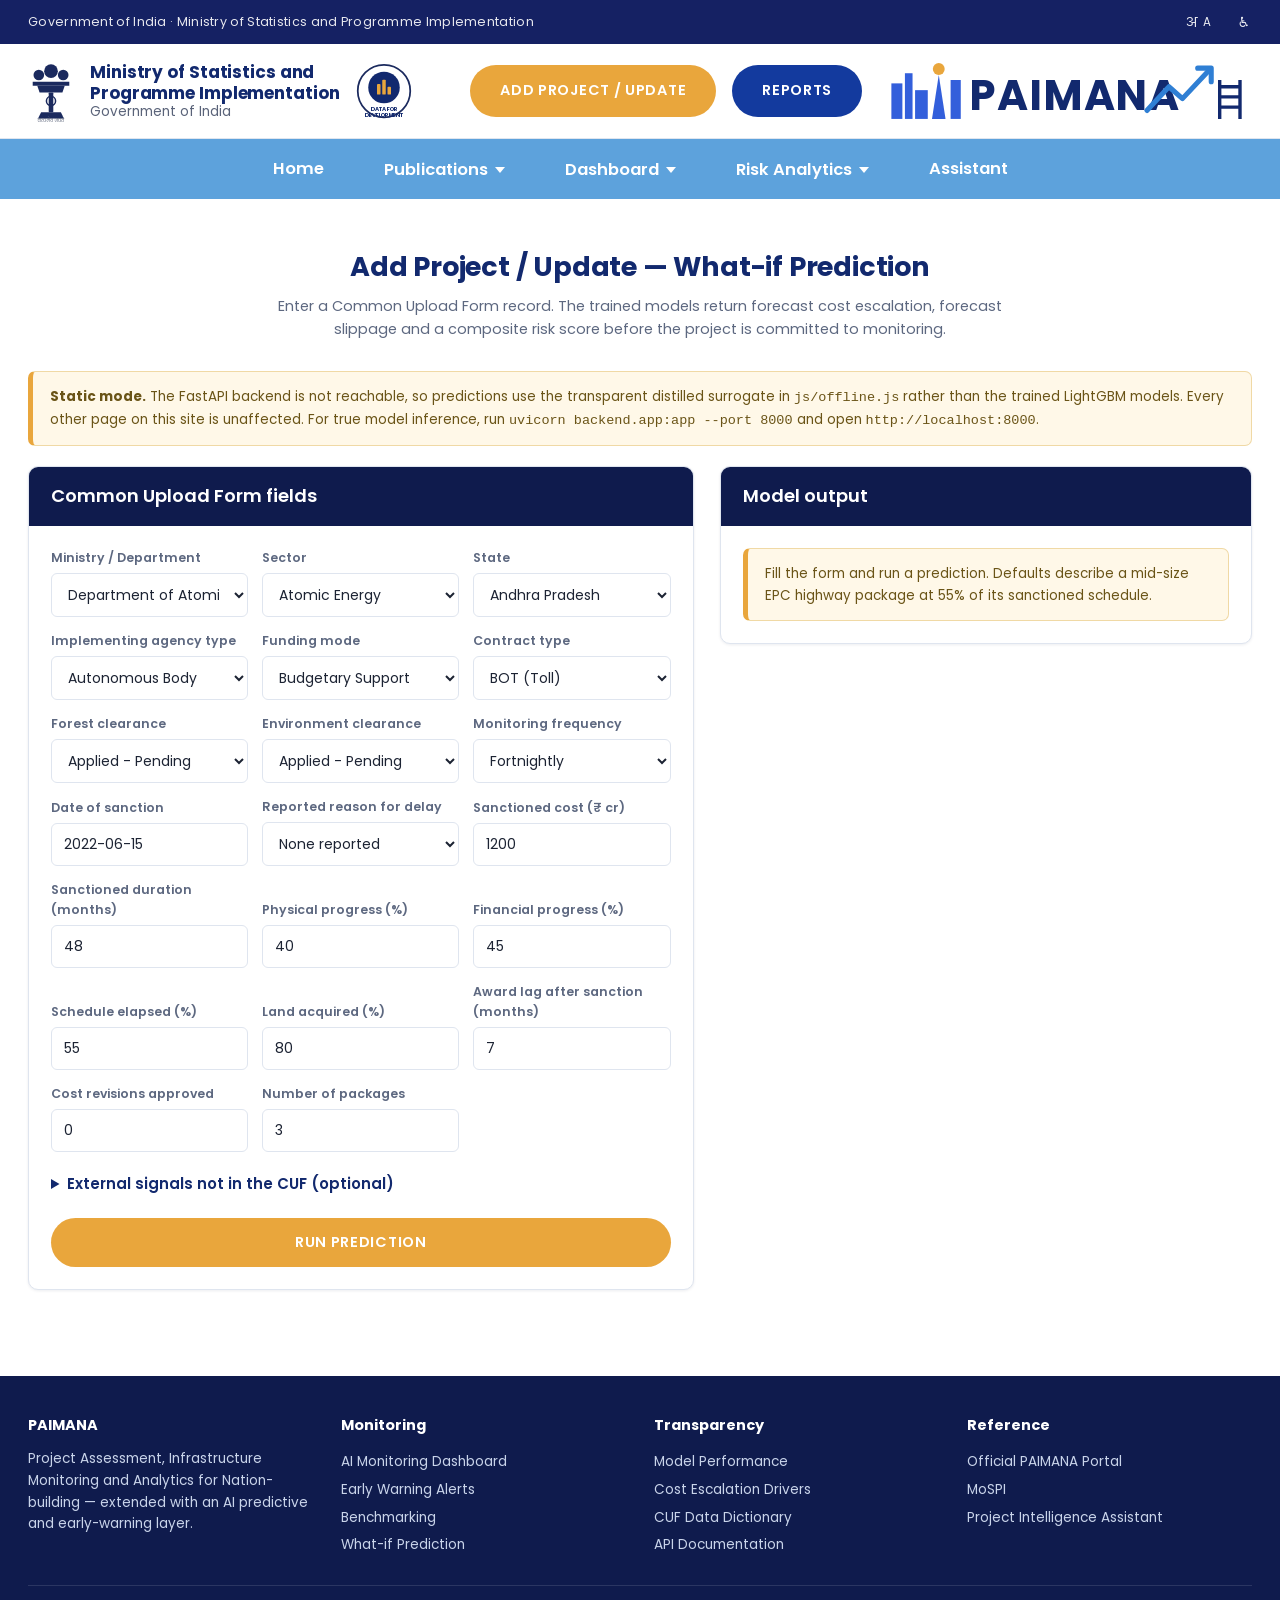
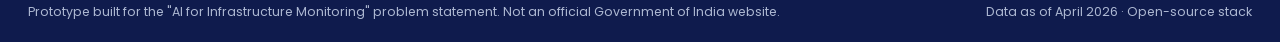
<file: paimana-ai/frontend/predict.html>
<!DOCTYPE html>
<html lang="en">
<head>
<meta charset="utf-8">
<meta name="viewport" content="width=device-width,initial-scale=1">
<title>What-if Prediction | PAIMANA</title>
<link rel="preconnect" href="https://fonts.googleapis.com"><link rel="preconnect" href="https://fonts.gstatic.com" crossorigin>
<link href="https://fonts.googleapis.com/css2?family=Poppins:wght@300;400;500;600;700&display=swap" rel="stylesheet">
<link rel="stylesheet" href="css/paimana.css">
</head>
<body>

<section class="section">
  <div class="wrap">
    <h2 class="section-title">Add Project / Update — What-if Prediction</h2>
    <p class="section-sub">Enter a Common Upload Form record. The trained models return forecast cost escalation, forecast slippage and a composite risk score before the project is committed to monitoring.</p>

    <div id="offlineNote"></div>

    <div style="display:grid;grid-template-columns:1.25fr 1fr;gap:26px;align-items:start" class="chart-grid">
      <div class="panel"><div class="panel-head">Common Upload Form fields</div>
        <div class="panel-body">
          <div class="filters" id="form"></div>
          <details style="margin-top:20px"><summary style="cursor:pointer;font-weight:600;color:var(--navy)">External signals not in the CUF (optional)</summary>
            <div class="filters" id="formExt" style="margin-top:14px"></div></details>
          <button class="btn-pill btn-amber" id="go" style="margin-top:22px;width:100%">Run prediction</button>
        </div></div>

      <div class="panel"><div class="panel-head">Model output</div>
        <div class="panel-body" id="out">
          <div class="note">Fill the form and run a prediction. Defaults describe a mid-size EPC highway package at 55% of its sanctioned schedule.</div>
        </div></div>
    </div>
  </div>
</section>

<script src="vendor/chart.umd.js"></script>
<script src="js/common.js?v=20260924-8"></script>
<script>
chrome(''); chartDefaults();

const NUM = [
  ['original_cost_cr','Sanctioned cost (₹ cr)',1200],
  ['original_duration_m','Sanctioned duration (months)',48],
  ['physical_progress_pct','Physical progress (%)',40],
  ['financial_progress_pct','Financial progress (%)',45],
  ['elapsed_schedule_pct','Schedule elapsed (%)',55],
  ['land_acquired_pct','Land acquired (%)',80],
  ['award_lag_months','Award lag after sanction (months)',7],
  ['num_cost_revisions','Cost revisions approved',0],
  ['num_packages','Number of packages',3],
];
const EXT = [
  ['ext_monsoon_stoppage_days','Monsoon stoppage days / year',45],
  ['ext_steel_price_index','Steel price index at award',100],
  ['ext_cement_price_index','Cement price index at award',100],
  ['ext_litigation_cases','Land litigation cases',0],
  ['ext_contractor_stress','Contractor financial stress (0–100)',30],
  ['ext_row_availability_pct','Right-of-way available (%)',75],
  ['ext_local_unrest_days','Local agitation days',2],
];
const CAT = [
  ['ministry','Ministry / Department'],['sector','Sector'],['state','State'],
  ['agency_type','Implementing agency type'],['funding_mode','Funding mode'],
  ['contract_type','Contract type'],['forest_clearance','Forest clearance'],
  ['env_clearance','Environment clearance'],['monitoring_frequency','Monitoring frequency'],
];

(async function(){
  let f = null;
  try { f = await api('/api/filters'); } catch(e) {}
  const catHtml = CAT.map(([k,l])=>{
    const opts = (f && f[k]) ? f[k] : [];
    return `<div class="field"><label for="${k}">${l}</label>
      <select id="${k}">${opts.map(o=>`<option>${esc(o)}</option>`).join('')}</select></div>`;
  }).join('');
  document.getElementById('form').innerHTML = catHtml +
    `<div class="field"><label for="date_of_sanction">Date of sanction</label>
      <input type="text" id="date_of_sanction" value="2022-06-15"></div>` +
    `<div class="field"><label for="reason_for_delay">Reported reason for delay</label>
      <select id="reason_for_delay">${['None reported','Land acquisition problems','Forest / Environment clearance delay',
        'Delay in tendering / award of work','Contractual issues with agency','Fund constraints',
        'Law & order / local agitation','Shortage of construction material / labour','Geological surprises',
        'Change in scope / design','Utility shifting & Right of Way','Statutory / regulatory approvals',
        'Adverse weather / monsoon','Rehabilitation & resettlement issues']
        .map(o=>`<option>${esc(o)}</option>`).join('')}</select></div>` +
    NUM.map(([k,l,v])=>`<div class="field"><label for="${k}">${l}</label>
      <input type="number" id="${k}" value="${v}" step="any"></div>`).join('');
  document.getElementById('formExt').innerHTML = EXT.map(([k,l,v])=>
    `<div class="field"><label for="${k}">${l}</label><input type="number" id="${k}" value="${v}" step="any"></div>`).join('');

  if (OFFLINE) document.getElementById('offlineNote').innerHTML =
    `<div class="note" style="margin-bottom:20px"><b>Static mode.</b> The FastAPI backend is not reachable, so predictions use the
      transparent distilled surrogate in <code>js/offline.js</code> rather than the trained LightGBM models. Every other page on this
      site is unaffected. For true model inference, run <code>uvicorn backend.app:app --port 8000</code> and open
      <code>http://localhost:8000</code>.</div>`;

  document.getElementById('go').onclick = run;
})();

async function run(){
  const body = {};
  CAT.forEach(([k])=> body[k] = document.getElementById(k).value);
  body.date_of_sanction = document.getElementById('date_of_sanction').value;
  body.reason_for_delay = document.getElementById('reason_for_delay').value;
  [...NUM, ...EXT].forEach(([k])=> body[k] = parseFloat(document.getElementById(k).value));

  document.getElementById('out').innerHTML = '<span class="spinner"></span> Running models…';
  const r = await api('/api/predict', {method:'POST', headers:{'Content-Type':'application/json'},
                                       body: JSON.stringify(body)});
  document.getElementById('out').innerHTML = `
    <div class="kpi-grid" style="margin-bottom:20px">
      <div class="kpi ${r.pred_cost_overrun_pct>20?'red':'amber'}"><div class="k-label">Forecast cost overrun</div>
        <div class="k-value">${r.pred_cost_overrun_pct.toFixed(1)}<span class="k-unit">%</span></div>
        <div class="k-note">≈ ${fmt.cr(r.projected_escalation_cr)} escalation</div></div>
      <div class="kpi ${r.pred_time_overrun_months>12?'red':'amber'}"><div class="k-label">Forecast slippage</div>
        <div class="k-value">${r.pred_time_overrun_months.toFixed(1)}<span class="k-unit">mo</span></div></div>
      <div class="kpi" style="border-top-color:${RISKCOLOR[r.risk_band]}"><div class="k-label">Composite risk</div>
        <div class="k-value">${r.risk_score}<span class="k-unit">/100</span></div>
        <div class="k-note"><span class="badge b-${r.risk_band}">${r.risk_band}</span></div></div>
      <div class="kpi"><div class="k-label">Projected final cost</div>
        <div class="k-value" style="font-size:24px">${fmt.n(r.projected_revised_cost_cr)}<span class="k-unit">₹ cr</span></div></div>
    </div>
    <canvas id="cProb" style="max-height:230px"></canvas>
    <p style="font-size:12.6px;color:var(--muted);margin-top:14px">
      Risk class probabilities from the multiclass LightGBM classifier. Predictions are point estimates on a
      held-out test MAE of ±7.1 percentage points (cost) and ±3.1 months (schedule) — treat them as a
      prioritisation signal, not a contractual forecast.</p>`;

  new Chart(document.getElementById('cProb'),{type:'bar',
    data:{labels:Object.keys(r.risk_probabilities),
      datasets:[{data:Object.values(r.risk_probabilities).map(v=>+(v*100).toFixed(1)),
        backgroundColor:Object.keys(r.risk_probabilities).map(k=>RISKCOLOR[k]),borderRadius:4}]},
    options:{plugins:{legend:{display:false},title:{display:true,text:'Risk class probability (%)'}},
      scales:{y:{max:100}}}});
}
</script>
<script src="js/offline.js"></script>
</body>
</html>
</file>
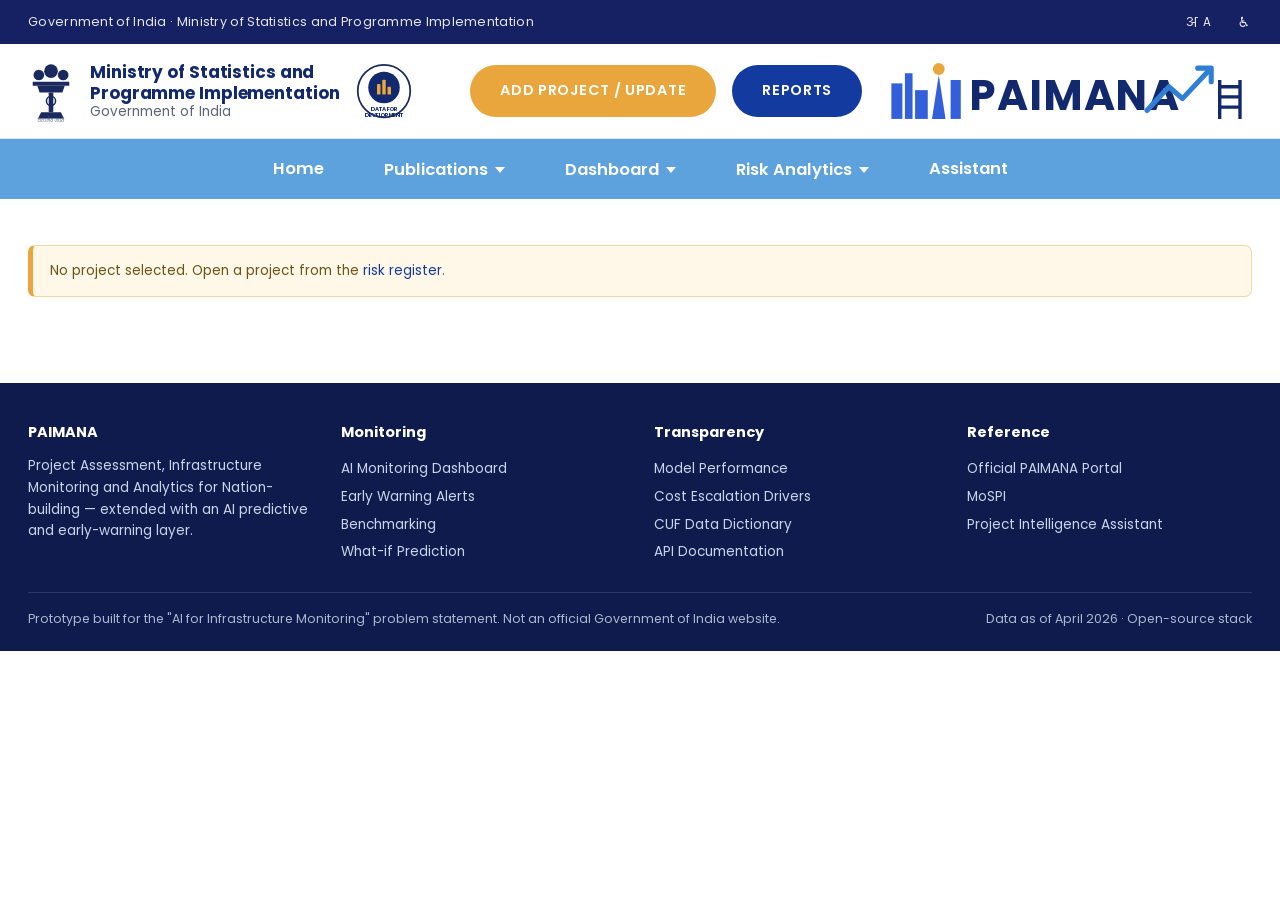
<file: paimana-ai/frontend/project.html>
<!DOCTYPE html>
<html lang="en">
<head>
<meta charset="utf-8">
<meta name="viewport" content="width=device-width,initial-scale=1">
<title>Project Detail | PAIMANA</title>
<link rel="preconnect" href="https://fonts.googleapis.com"><link rel="preconnect" href="https://fonts.gstatic.com" crossorigin>
<link href="https://fonts.googleapis.com/css2?family=Poppins:wght@300;400;500;600;700&display=swap" rel="stylesheet">
<link rel="stylesheet" href="css/paimana.css">
</head>
<body>
<section class="section"><div class="wrap" id="root"><span class="spinner"></span> Loading project…</div></section>

<script src="vendor/chart.umd.js"></script>
<script src="js/common.js?v=20260924-8"></script>
<script>
chrome(''); chartDefaults();
const ID = new URLSearchParams(location.search).get('id');

(async function(){
  if(!ID){ document.getElementById('root').innerHTML =
    '<div class="note">No project selected. Open a project from the <a href="dashboard.html">risk register</a>.</div>'; return; }
  let p;
  try { p = await api('/api/project/'+ID); }
  catch(e){ document.getElementById('root').innerHTML =
    `<div class="note">Project <b>${esc(ID)}</b> was not found in the scored portfolio.</div>`; return; }
  render(p);
})();

function row(l,v){ return `<tr><td style="color:var(--muted);width:46%">${l}</td><td><b>${v}</b></td></tr>`; }

function render(p){
  const userRole = getRole();
  const canSubmitProgress = ['reporting_manager', 'mospi'].includes(userRole);
  const gap = (p.physical_progress_pct - p.elapsed_schedule_pct).toFixed(1);
  document.getElementById('root').innerHTML = `
  <div style="margin-bottom:8px"><a href="dashboard.html">← Risk register</a></div>
  <div style="display:flex;justify-content:space-between;align-items:flex-start;gap:16px;flex-wrap:wrap;">
    <div>
      <h2 style="margin:0 0 4px;color:var(--navy);font-size:26px">${esc(p.project_name)}</h2>
      <p style="margin:0 0 22px;color:var(--muted)">${p.project_id} · ${esc(p.ministry)} · ${esc(p.sector)} · ${esc(p.state)}
         · <span class="badge b-${p.risk_band}">${p.risk_band} risk — ${p.risk_score}/100</span>
         · National rank ${p.risk_rank ?? '—'}</p>
    </div>
    <div style="padding:8px 12px;border-radius:999px;background:#edf2ff;color:var(--navy);font-weight:600;font-size:12px;white-space:nowrap;">
      ${userRole === 'mospi' ? 'MOSPI access' : userRole === 'reporting_manager' ? 'Reporting Manager access' : 'Guest access'}
    </div>
  </div>

  <div class="kpi-grid" style="margin-bottom:24px">
    <div class="kpi"><div class="k-label">Sanctioned cost</div><div class="k-value" style="font-size:24px">${fmt.n(p.original_cost_cr)}<span class="k-unit">₹ cr</span></div></div>
    <div class="kpi amber"><div class="k-label">Revised cost</div><div class="k-value" style="font-size:24px">${fmt.n(p.revised_cost_cr)}<span class="k-unit">₹ cr</span></div>
      <div class="k-note">${p.cost_overrun_pct}% booked overrun</div></div>
    <div class="kpi green"><div class="k-label">Expenditure</div><div class="k-value" style="font-size:24px">${fmt.n(p.expenditure_cr)}<span class="k-unit">₹ cr</span></div>
      <div class="k-note">${p.financial_progress_pct}% of revised cost</div></div>
    <div class="kpi ${p.pred_cost_overrun_pct>20?'red':''}"><div class="k-label">Forecast cost overrun</div>
      <div class="k-value" style="font-size:24px">${p.pred_cost_overrun_pct.toFixed(1)}<span class="k-unit">%</span></div>
      <div class="k-note">≈ ${fmt.cr(p.original_cost_cr*p.pred_cost_overrun_pct/100)} escalation</div></div>
    <div class="kpi ${p.pred_time_overrun_months>12?'red':''}"><div class="k-label">Forecast slippage</div>
      <div class="k-value" style="font-size:24px">${p.pred_time_overrun_months.toFixed(1)}<span class="k-unit">months</span></div>
      <div class="k-note">Status: ${esc(p.project_status)}</div></div>
    <div class="kpi ${gap<0?'red':'green'}"><div class="k-label">Progress vs schedule</div>
      <div class="k-value" style="font-size:24px">${gap>0?'+':''}${gap}<span class="k-unit">pp</span></div>
      <div class="k-note">${p.physical_progress_pct}% built · ${p.elapsed_schedule_pct}% time elapsed</div></div>
  </div>

  <div style="display:grid;grid-template-columns:1fr 1fr;gap:22px;align-items:start" class="chart-grid">
    <div class="panel"><div class="panel-head">Why this project is flagged</div>
      <div class="panel-body">
        <canvas id="cDrv" style="max-height:250px"></canvas>
        <table class="data" style="min-width:0;margin-top:16px">
          <thead><tr><th>Factor</th><th class="num">Points</th><th>Evidence</th></tr></thead>
          <tbody>${p.drivers.map(d=>`<tr><td>${esc(d.factor)}</td>
            <td class="num">${d.contribution}</td><td style="font-size:12.6px">${esc(d.detail)}</td></tr>`).join('')}</tbody>
        </table>
        <p style="font-size:12.4px;color:var(--muted);margin:12px 0 0">Points sum to the 0–100 composite risk score. The two forecast components come from the LightGBM models; the rest are live CUF telemetry.</p>
      </div></div>

    <div class="panel"><div class="panel-head">Active early warning signals</div>
      <div class="panel-body">
        ${p.alert_list.length ? p.alert_list.map(s=>`<span class="signal">${esc(s)}</span>`).join('')
          : '<div class="note">No active early warning signal for this project.</div>'}
        <div class="rec" style="margin-top:16px"><b>Peer benchmark (${esc(p.peer_benchmark.sector)}):</b>
          this project sits at the <b>${p.peer_benchmark.percentile_risk}th percentile</b> of risk among
          ${p.peer_benchmark.peer_count} sector peers. Sector median forecast overrun is
          ${p.peer_benchmark.peer_median_cost_overrun}% and median slippage ${p.peer_benchmark.peer_median_time_overrun} months.</div>
        <canvas id="cPeer" style="max-height:220px;margin-top:18px"></canvas>
      </div></div>
  </div>

  <div class="panel" style="margin-top:22px"><div class="panel-head">Common Upload Form record</div>
    <div class="panel-body" style="display:grid;grid-template-columns:repeat(auto-fit,minmax(320px,1fr));gap:26px">
      <table class="data" style="min-width:0"><tbody>
        ${row('Date of sanction', p.date_of_sanction)}
        ${row('Original completion', p.original_completion)}
        ${row('Anticipated completion', p.anticipated_completion)}
        ${row('Original duration', p.original_duration_m + ' months')}
        ${row('Implementing agency type', esc(p.agency_type))}
        ${row('Funding mode', esc(p.funding_mode))}
        ${row('Contract type', esc(p.contract_type))}
        ${row('Packages', p.num_packages)}
      </tbody></table>
      <table class="data" style="min-width:0"><tbody>
        ${row('Land acquired', p.land_acquired_pct + '%')}
        ${row('Forest clearance', esc(p.forest_clearance))}
        ${row('Environment clearance', esc(p.env_clearance))}
        ${row('Award lag after sanction', p.award_lag_months + ' months')}
        ${row('Cost revisions approved', p.num_cost_revisions)}
        ${row('Monitoring frequency', esc(p.monitoring_frequency))}
        ${row('Reported reason for delay', esc(p.reason_for_delay))}
        ${row('Risk class (model)', `<span class="badge b-${p.risk_class}">${p.risk_class}</span>`)}
      </tbody></table>
    </div></div>

  <div class="panel" style="margin-top:22px"><div class="panel-head">External signals not captured in the CUF</div>
    <div class="panel-body">
      <p style="margin-top:0;font-size:13.6px;color:var(--muted)">These seven variables sit outside the current Common Upload Form. The ablation study quantifies how much predictive power they add — see <a href="model.html#ablation">Model Performance</a>.</p>
      <div class="kpi-grid">
        ${[['Monsoon stoppage days', p.ext_monsoon_stoppage_days, 'days/yr'],
           ['Steel price index at award', p.ext_steel_price_index, ''],
           ['Cement price index at award', p.ext_cement_price_index, ''],
           ['Land litigation cases', p.ext_litigation_cases, ''],
           ['Contractor financial stress', p.ext_contractor_stress, '/100'],
           ['Right-of-way available', p.ext_row_availability_pct, '%'],
           ['Local agitation days', p.ext_local_unrest_days, 'days']]
          .map(([l,v,u])=>`<div class="kpi"><div class="k-label">${l}</div>
            <div class="k-value" style="font-size:21px">${v}<span class="k-unit">${u}</span></div></div>`).join('')}
      </div></div></div>`;

  if (canSubmitProgress) {
    const formPanel = document.createElement('div');
    formPanel.className = 'panel';
    formPanel.style.marginTop = '22px';
    formPanel.innerHTML = `
      <div class="panel-head">Progress report entry</div>
      <div class="panel-body">
        <form id="progressReportForm" style="display:grid;grid-template-columns:repeat(auto-fit,minmax(180px,1fr));gap:16px;align-items:end;">
          <div class="field"><label for="reportMonth">Month</label><input id="reportMonth" type="month" required></div>
          <div class="field"><label for="physicalProgress">Physical progress (%)</label><input id="physicalProgress" type="number" min="0" max="100" step="0.1" required></div>
          <div class="field"><label for="financialProgress">Financial progress (%)</label><input id="financialProgress" type="number" min="0" max="100" step="0.1" required></div>
          <div class="field" style="grid-column:1 / -1;"><label for="reportNotes">Progress notes</label><textarea id="reportNotes" rows="3" placeholder="Describe delays, corrective action, or milestones achieved"></textarea></div>
          <div style="grid-column:1 / -1; display:flex; justify-content:space-between; align-items:center; gap:12px; flex-wrap:wrap;">
            <small style="color:var(--muted)">This is a front-end-only submission for the selected project and role.</small>
            <button type="submit" class="btn-pill btn-navy" style="padding:10px 18px">Save progress report</button>
          </div>
        </form>
        <div id="progressReportStatus" style="margin-top:14px; display:none; padding:10px 12px; border-radius:10px; background:#eefaf3; color:#14532d; font-size:13px; font-weight:600;"></div>
      </div>
    `;
    document.getElementById('root').appendChild(formPanel);

    document.getElementById('progressReportForm').addEventListener('submit', async (event) => {
      event.preventDefault();
      const month = document.getElementById('reportMonth').value;
      const physical = document.getElementById('physicalProgress').value;
      const financial = document.getElementById('financialProgress').value;
      const notes = document.getElementById('reportNotes').value.trim();
      const payload = {
        project_id: p.project_id,
        project_name: p.project_name,
        submitted_by: getUsername() || (userRole === 'mospi' ? 'MOSPI' : 'REPORTING MANAGER'),
        role: userRole,
        month,
        physical_progress_pct: Number(physical),
        financial_progress_pct: Number(financial),
        notes,
      };

      const status = document.getElementById('progressReportStatus');
      try {
        const response = await fetch('/api/progress-reports', {
          method: 'POST',
          headers: { 'Content-Type': 'application/json' },
          body: JSON.stringify(payload),
        });
        if (!response.ok) throw new Error('Report was not accepted');
        status.textContent = `Progress report saved to the database for ${p.project_name} (${month}).`;
        status.style.display = 'block';
        event.target.reset();
      } catch (error) {
        status.textContent = 'The report could not be saved. Check that the PAIMANA server is running.';
        status.style.display = 'block';
        status.style.background = '#fff0f0';
        status.style.color = '#b42318';
      }
    });
  }

  new Chart(document.getElementById('cDrv'),{type:'bar',
    data:{labels:p.drivers.map(d=>d.factor),datasets:[{data:p.drivers.map(d=>d.contribution),
      backgroundColor:'#133a9e',borderRadius:4}]},
    options:{indexAxis:'y',plugins:{legend:{display:false}},
      scales:{x:{title:{display:true,text:'Contribution to risk score'}}}}});

  new Chart(document.getElementById('cPeer'),{type:'bar',
    data:{labels:['Forecast cost overrun (%)','Forecast slippage (months)','Risk score'],
      datasets:[
        {label:'This project',data:[p.pred_cost_overrun_pct,p.pred_time_overrun_months,p.risk_score],backgroundColor:'#c62828',borderRadius:4},
        {label:'Sector median',data:[p.peer_benchmark.peer_median_cost_overrun,
          p.peer_benchmark.peer_median_time_overrun,p.peer_benchmark.peer_median_risk_score],
          backgroundColor:'#2f7fd4',borderRadius:4}]},
    options:{plugins:{legend:{position:'bottom'}}}});
}
</script>
</body>
</html>
</file>
<file: paimana-ai/frontend/css/paimana.css>
/* ==========================================================================
   PAIMANA-AI :: design system
   Mirrors the visual language of paimana-proj.mospi.gov.in
   (GoI deep-navy + saffron-amber + sky-blue navigation band)
   ========================================================================== */

:root{
  --navy-strip:#152163;
  --navy:#12296e;
  --navy-deep:#0f1b4d;
  --navy-btn:#133a9e;
  --navy-btn-h:#0f2f80;
  --amber:#e9a63c;
  --amber-h:#d8912a;
  --navbar:#5da2dc;
  --navbar-h:#4a90cc;
  --ink:#1c2333;
  --muted:#5d6880;
  --line:#dfe5ef;
  --bg:#ffffff;
  --bg-soft:#f4f7fb;
  --bg-soft2:#eef3f9;

  --low:#1f9d55;
  --medium:#e9a63c;
  --high:#e2703a;
  --critical:#c62828;

  --shadow-sm:0 1px 3px rgba(17,30,70,.08);
  --shadow:0 4px 18px rgba(17,30,70,.10);
  --shadow-lg:0 10px 34px rgba(17,30,70,.16);
  --radius:10px;
  --maxw:1440px;
  --font:'Poppins','Segoe UI',system-ui,-apple-system,'Helvetica Neue',Arial,sans-serif;
}

*{box-sizing:border-box}
html{scroll-behavior:smooth}
body{
  margin:0;font-family:var(--font);color:var(--ink);background:var(--bg);
  font-size:15px;line-height:1.6;-webkit-font-smoothing:antialiased;
}
a{color:var(--navy-btn);text-decoration:none}
a:hover{text-decoration:underline}
img{max-width:100%}
:focus-visible{outline:3px solid var(--amber);outline-offset:2px}

.wrap{max-width:var(--maxw);margin:0 auto;padding:0 28px}

/* ---------- 1. Utility strip ------------------------------------------ */
.utility{background:var(--navy-strip);color:#fff;height:44px;display:flex;align-items:center}
.utility .wrap{display:flex;justify-content:space-between;align-items:center;width:100%}
.utility .u-left{font-size:12.5px;letter-spacing:.3px;opacity:.9}
.utility .u-right{display:flex;gap:22px;align-items:center}
.utility button{
  background:none;border:0;color:#fff;cursor:pointer;font-size:14px;font-family:var(--font);
  display:flex;align-items:center;gap:6px;padding:4px 2px;opacity:.92
}
.utility button:hover{opacity:1}

/* ---------- 2. Masthead ----------------------------------------------- */
.masthead{background:#fff;border-bottom:1px solid var(--line)}
.masthead .wrap{display:flex;align-items:center;gap:26px;padding-top:14px;padding-bottom:14px}
.brand{display:flex;align-items:center;gap:16px;min-width:0}
.brand .emblem{width:46px;height:64px;flex:0 0 auto}
.brand .dfd{width:56px;height:56px;flex:0 0 auto}
.brand-text{line-height:1.22;min-width:0}
.brand-text .l1{font-size:17px;font-weight:700;color:var(--navy);letter-spacing:-.1px}
.brand-text .l2{font-size:17px;font-weight:700;color:var(--navy);letter-spacing:-.1px}
.brand-text .l3{font-size:13.5px;color:#5a6379;font-weight:400}

.mast-actions{margin-left:auto;display:flex;gap:16px;align-items:center}
.btn-pill{
  border:0;border-radius:40px;padding:14px 30px;font-weight:600;font-size:14.5px;
  letter-spacing:.7px;text-transform:uppercase;cursor:pointer;font-family:var(--font);
  color:#fff;transition:background .18s,transform .18s,box-shadow .18s;white-space:nowrap;
}
.btn-pill:hover{transform:translateY(-1px);box-shadow:var(--shadow);text-decoration:none}
.btn-amber{background:var(--amber)}
.btn-amber:hover{background:var(--amber-h)}
.btn-navy{background:var(--navy-btn)}
.btn-navy:hover{background:var(--navy-btn-h)}
.paimana-logo{height:66px;flex:0 0 auto}

/* ---------- 3. Navigation band ---------------------------------------- */
.navband{background:var(--navbar)}
.navband .wrap{display:flex;justify-content:center;align-items:center;gap:8px;flex-wrap:wrap}
.navband a.nav-item,.navband .nav-item>button{
  color:#fff;font-weight:600;font-size:16.5px;padding:17px 26px;display:inline-flex;
  align-items:center;gap:7px;background:none;border:0;cursor:pointer;font-family:var(--font);
  transition:background .16s;
}
.navband a.nav-item:hover,.navband .nav-item>button:hover{background:var(--navbar-h);text-decoration:none}
.navband a.nav-item.active,.navband .nav-item.active>button{background:rgba(255,255,255,.22)}
.nav-item{position:relative}
.caret{width:0;height:0;border-left:5px solid transparent;border-right:5px solid transparent;
  border-top:6px solid #fff;margin-top:2px}
.dropdown{
  position:absolute;top:100%;left:0;min-width:266px;background:#fff;border-radius:0 0 8px 8px;
  box-shadow:var(--shadow-lg);padding:8px 0;display:none;z-index:70;border-top:3px solid var(--amber);
}
.nav-item:hover .dropdown,.nav-item:focus-within .dropdown{display:block}
.dropdown a{display:block;padding:11px 20px;color:var(--ink);font-size:14.5px;font-weight:500}
.dropdown a:hover{background:var(--bg-soft2);color:var(--navy-btn);text-decoration:none}

/* ---------- 4. Hero carousel ------------------------------------------ */
.hero{position:relative;height:clamp(360px,52vw,620px);overflow:hidden;background:var(--navy-deep)}
.slide{position:absolute;inset:0;opacity:0;transition:opacity 1s ease;display:grid;place-items:center}
.slide.on{opacity:1}
.slide svg.scene{position:absolute;inset:0;width:100%;height:100%}
.slide-caption{
  position:relative;z-index:3;background:rgba(18,28,64,.42);backdrop-filter:blur(2px);
  padding:38px clamp(28px,6vw,90px);text-align:center;max-width:min(1180px,88%);border-radius:4px;
}
.slide-caption h2{
  margin:0;color:#dbe8f7;font-size:clamp(30px,5.6vw,74px);font-weight:600;letter-spacing:clamp(4px,1.1vw,15px);
  -webkit-text-stroke:1.4px rgba(255,255,255,.95);text-shadow:0 3px 16px rgba(0,0,0,.4);line-height:1.12;
}
.slide-caption p{margin:16px 0 0;color:#fff;font-size:clamp(14px,1.7vw,25px);font-weight:300}
.hero-arrow{
  position:absolute;top:50%;transform:translateY(-50%);z-index:5;width:66px;height:66px;border-radius:50%;
  background:rgba(255,255,255,.14);border:1.5px solid rgba(255,255,255,.75);color:#fff;font-size:27px;
  cursor:pointer;display:grid;place-items:center;transition:background .18s
}
.hero-arrow:hover{background:rgba(255,255,255,.3)}
.hero-arrow.prev{left:26px}
.hero-arrow.next{right:26px}
.hero-dots{position:absolute;bottom:22px;left:50%;transform:translateX(-50%);display:flex;gap:11px;z-index:5}
.hero-dots span{width:12px;height:12px;border-radius:50%;background:rgba(255,255,255,.55);cursor:pointer;transition:background .2s}
.hero-dots span.on{background:#2f7fd4;box-shadow:0 0 0 2px rgba(255,255,255,.8)}

/* ---------- 5. Generic section / cards -------------------------------- */
.section{padding:46px 0}
.section.soft{background:var(--bg-soft)}
.section-title{
  text-align:center;font-size:27px;font-weight:700;color:var(--navy);margin:0 0 6px;letter-spacing:-.2px
}
.section-sub{text-align:center;color:var(--muted);margin:0 auto 30px;max-width:780px;font-size:14.5px}

.panel{background:#fff;border:1px solid var(--line);border-radius:var(--radius);box-shadow:var(--shadow-sm);overflow:hidden}
.panel-head{background:var(--navy-deep);color:#fff;padding:15px 22px;font-weight:600;font-size:18px;
  display:flex;justify-content:space-between;align-items:center;gap:14px;flex-wrap:wrap}
.panel-head .asof{font-weight:400;font-size:14px;opacity:.85}
.panel-body{padding:22px}

/* KPI tiles */
.kpi-grid{display:grid;gap:18px;grid-template-columns:repeat(auto-fit,minmax(210px,1fr))}
.kpi{background:#fff;border:1px solid var(--line);border-top:4px solid var(--navy-btn);border-radius:var(--radius);
  padding:20px;box-shadow:var(--shadow-sm)}
.kpi .k-label{font-size:12.5px;color:var(--muted);font-weight:600;letter-spacing:.3px}
.kpi .k-value{font-size:31px;font-weight:700;color:var(--navy);line-height:1.15;margin-top:6px}
.kpi .k-unit{font-size:15px;font-weight:600;color:var(--muted);margin-left:4px}
.kpi .k-note{font-size:12.5px;color:var(--muted);margin-top:5px}
.kpi.amber{border-top-color:var(--amber)}
.kpi.red{border-top-color:var(--critical)}
.kpi.green{border-top-color:var(--low)}

/* Tabs */
.tabs{display:inline-flex;border:1px solid var(--line);border-radius:6px;overflow:hidden;background:#fff}
.tabs button{
  border:0;background:#fff;padding:14px 38px;font-size:16px;font-weight:600;color:var(--muted);
  cursor:pointer;font-family:var(--font);transition:background .16s,color .16s
}
.tabs button.on{background:var(--amber);color:#fff}
.tabs button:not(.on):hover{background:var(--bg-soft2);color:var(--navy)}

/* Sidebar rail (MoM / DPIIT style) */
.rail{display:flex;flex-direction:column;gap:12px}
.rail button{
  border:1px solid var(--line);background:#fff;border-radius:40px;padding:14px 22px;text-align:left;
  font-weight:600;font-size:15px;color:var(--navy);cursor:pointer;font-family:var(--font);
  display:flex;justify-content:space-between;align-items:center;gap:10px;transition:all .16s
}
.rail button:hover{border-color:var(--amber);color:var(--amber-h)}
.rail button.on{background:var(--amber);color:#fff;border-color:var(--amber)}
.rail button.on .chev{color:#fff}
.chev{color:var(--amber);font-weight:700}

/* Tables */
.tbl-scroll{overflow-x:auto}
table.data{width:100%;border-collapse:collapse;font-size:13.6px;min-width:820px}
table.data thead th{
  background:var(--navy-deep);color:#fff;text-align:left;padding:12px 13px;font-weight:600;
  position:sticky;top:0;white-space:nowrap;font-size:13px
}
table.data tbody td{padding:11px 13px;border-bottom:1px solid var(--line);vertical-align:top}
table.data tbody tr:nth-child(even){background:#fafcfe}
table.data tbody tr:hover{background:#eff5fc}
table.data td.num,table.data th.num{text-align:right;font-variant-numeric:tabular-nums}

/* Badges & bars */
.badge{display:inline-block;padding:3px 11px;border-radius:30px;font-size:11.8px;font-weight:600;color:#fff;white-space:nowrap}
.b-Low{background:var(--low)} .b-Medium{background:var(--medium)}
.b-High{background:var(--high)} .b-Critical{background:var(--critical)}
.bar{height:7px;border-radius:5px;background:#e6ecf5;overflow:hidden;min-width:78px}
.bar>i{display:block;height:100%;border-radius:5px;background:var(--navy-btn)}

/* Forms */
.field{display:flex;flex-direction:column;gap:5px}
.field label{font-size:12.5px;font-weight:600;color:var(--muted)}
select,input[type=text],input[type=number],textarea{
  font-family:var(--font);font-size:14px;padding:10px 12px;border:1px solid var(--line);
  border-radius:6px;background:#fff;color:var(--ink);width:100%
}
select:focus,input:focus,textarea:focus{border-color:var(--navy-btn);outline:none;box-shadow:0 0 0 3px rgba(19,58,158,.12)}
.filters{display:grid;gap:14px;grid-template-columns:repeat(auto-fit,minmax(180px,1fr));align-items:end}

/* Alerts */
.alert-card{border:1px solid var(--line);border-left:6px solid var(--medium);border-radius:8px;
  padding:16px 18px;background:#fff;box-shadow:var(--shadow-sm);margin-bottom:14px}
.alert-card.High{border-left-color:var(--high)}
.alert-card.Critical{border-left-color:var(--critical)}
.alert-card.Low{border-left-color:var(--low)}
.alert-card h4{margin:0 0 4px;font-size:15.5px;color:var(--navy)}
.alert-meta{font-size:12.5px;color:var(--muted);margin-bottom:10px}
.signal{display:block;font-size:13.4px;padding:4px 0 4px 18px;position:relative}
.signal:before{content:"▸";position:absolute;left:0;color:var(--high)}
.rec{margin-top:11px;background:var(--bg-soft);border-radius:6px;padding:11px 13px;font-size:13.4px}
.rec b{color:var(--navy)}

/* Chart holders */
.chart-grid{display:grid;gap:20px;grid-template-columns:repeat(auto-fit,minmax(330px,1fr))}
.chart-box{background:#fff;border:1px solid var(--line);border-radius:var(--radius);padding:18px;box-shadow:var(--shadow-sm)}
.chart-box h3{margin:0 0 4px;font-size:15.5px;color:var(--navy)}
.chart-box p.hint{margin:0 0 14px;font-size:12.5px;color:var(--muted)}
.chart-box canvas{max-height:300px}

/* Assistant */
.chat{display:flex;flex-direction:column;gap:14px;max-height:520px;overflow-y:auto;padding:6px 2px}
.msg{max-width:88%;padding:13px 17px;border-radius:12px;font-size:14.2px;line-height:1.62}
.msg.user{align-self:flex-end;background:var(--navy-btn);color:#fff;border-bottom-right-radius:3px}
.msg.bot{align-self:flex-start;background:var(--bg-soft);border:1px solid var(--line);border-bottom-left-radius:3px}
.chips{display:flex;flex-wrap:wrap;gap:9px;margin-top:14px}
.chips button{background:#fff;border:1px solid var(--line);border-radius:30px;padding:8px 15px;
  font-size:13px;cursor:pointer;font-family:var(--font);color:var(--navy);transition:all .16s}
.chips button:hover{border-color:var(--navy-btn);background:var(--bg-soft2)}

/* Footer */
footer.site{background:var(--navy-deep);color:#c9d4ea;padding:38px 0 22px;margin-top:40px;font-size:13.6px}
footer.site .cols{display:grid;gap:28px;grid-template-columns:repeat(auto-fit,minmax(215px,1fr))}
footer.site h5{color:#fff;font-size:14.5px;margin:0 0 11px}
footer.site a{color:#c9d4ea;display:block;padding:3px 0}
footer.site a:hover{color:#fff}
footer.site .legal{border-top:1px solid rgba(255,255,255,.14);margin-top:26px;padding-top:16px;
  display:flex;justify-content:space-between;gap:14px;flex-wrap:wrap;font-size:12.4px;opacity:.85}

.note{background:#fff8e8;border:1px solid #f0d9a5;border-left:5px solid var(--amber);
  border-radius:7px;padding:14px 17px;font-size:13.5px;color:#6a5417}
.spinner{display:inline-block;width:17px;height:17px;border:2.5px solid var(--line);
  border-top-color:var(--navy-btn);border-radius:50%;animation:spin .7s linear infinite;vertical-align:-3px}
@keyframes spin{to{transform:rotate(360deg)}}

@media (max-width:1080px){
  .masthead .wrap{flex-wrap:wrap}
  .mast-actions{width:100%;justify-content:flex-start}
  .paimana-logo{height:54px}
}
@media (max-width:720px){
  .wrap{padding:0 16px}
  .navband .wrap{justify-content:flex-start;overflow-x:auto;flex-wrap:nowrap}
  .navband a.nav-item,.navband .nav-item>button{padding:14px 16px;font-size:14.5px;white-space:nowrap}
  .btn-pill{padding:11px 20px;font-size:12.5px}
  .brand-text .l1,.brand-text .l2{font-size:14.5px}
  .hero-arrow{width:44px;height:44px;font-size:20px}
  .kpi .k-value{font-size:25px}
}
@media (prefers-reduced-motion:reduce){
  *{animation-duration:.01ms!important;transition-duration:.01ms!important}
  .slide{transition:none}
}
</file>
